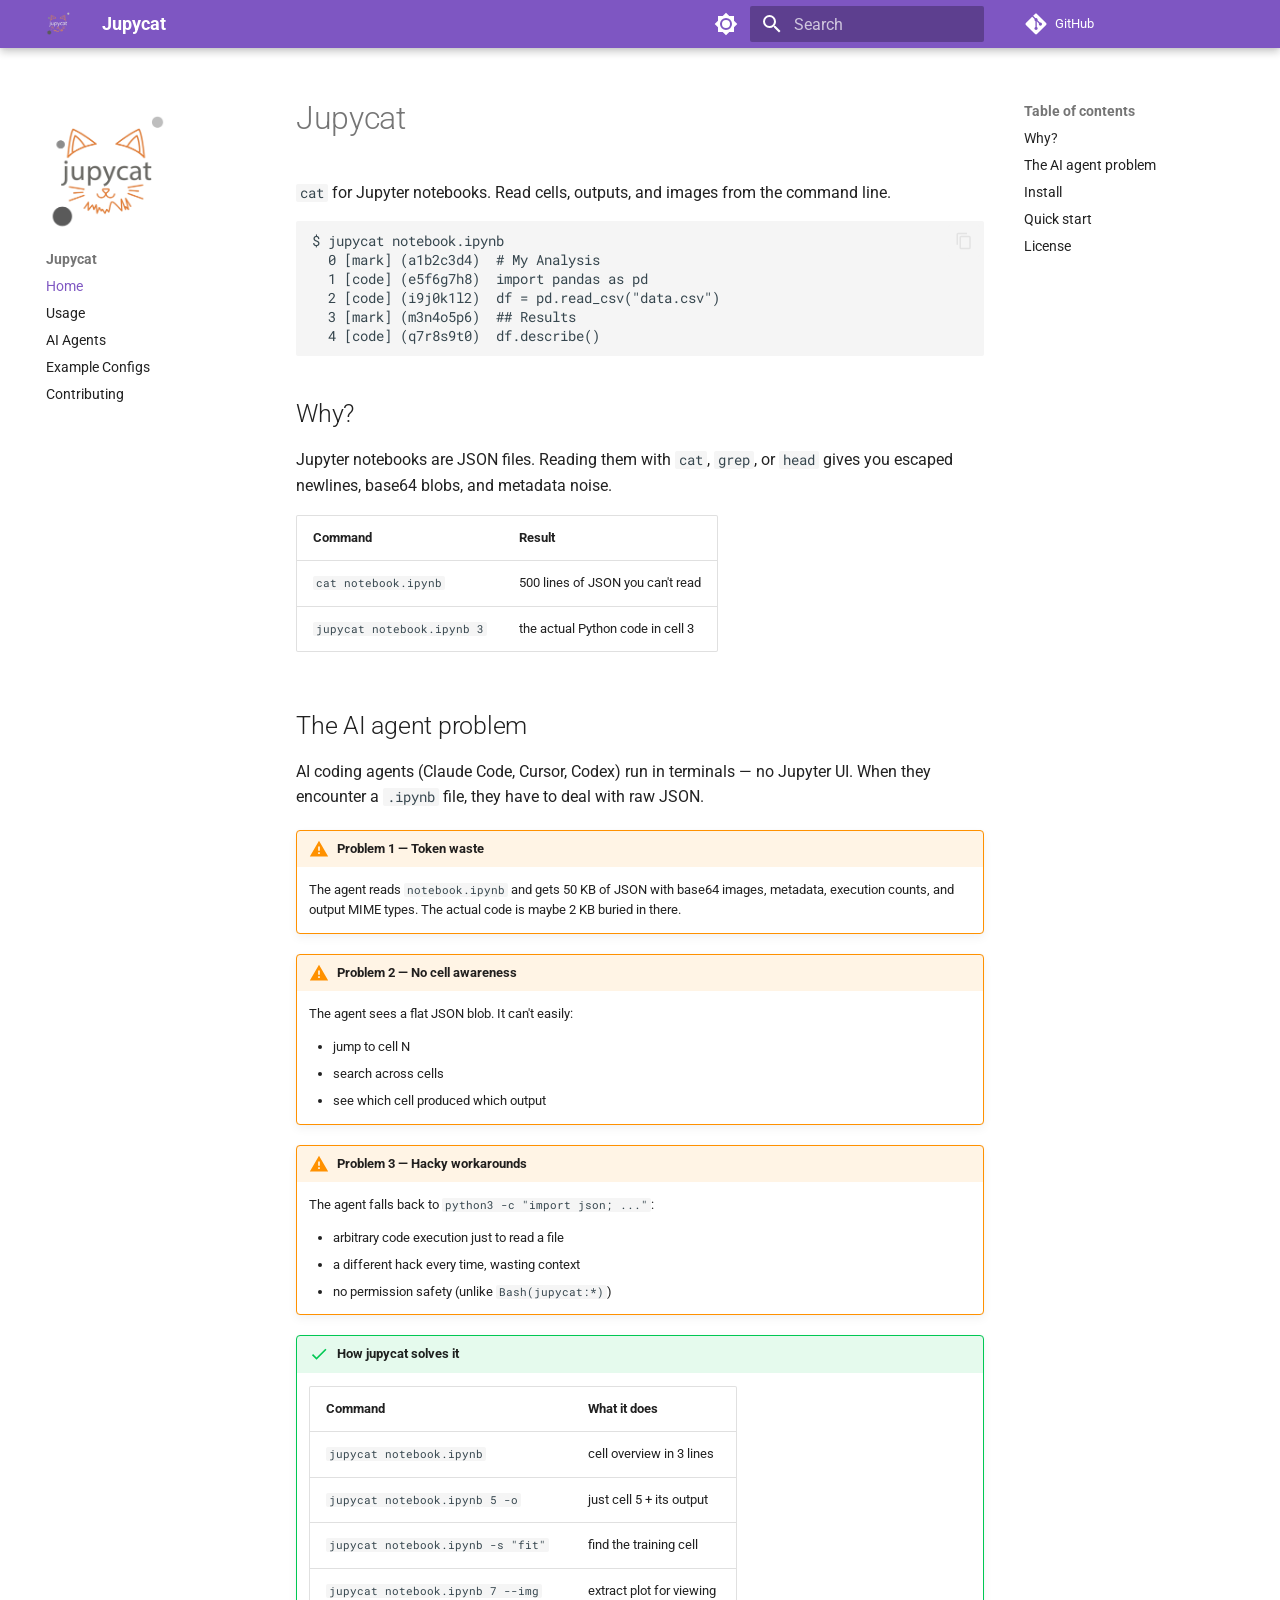
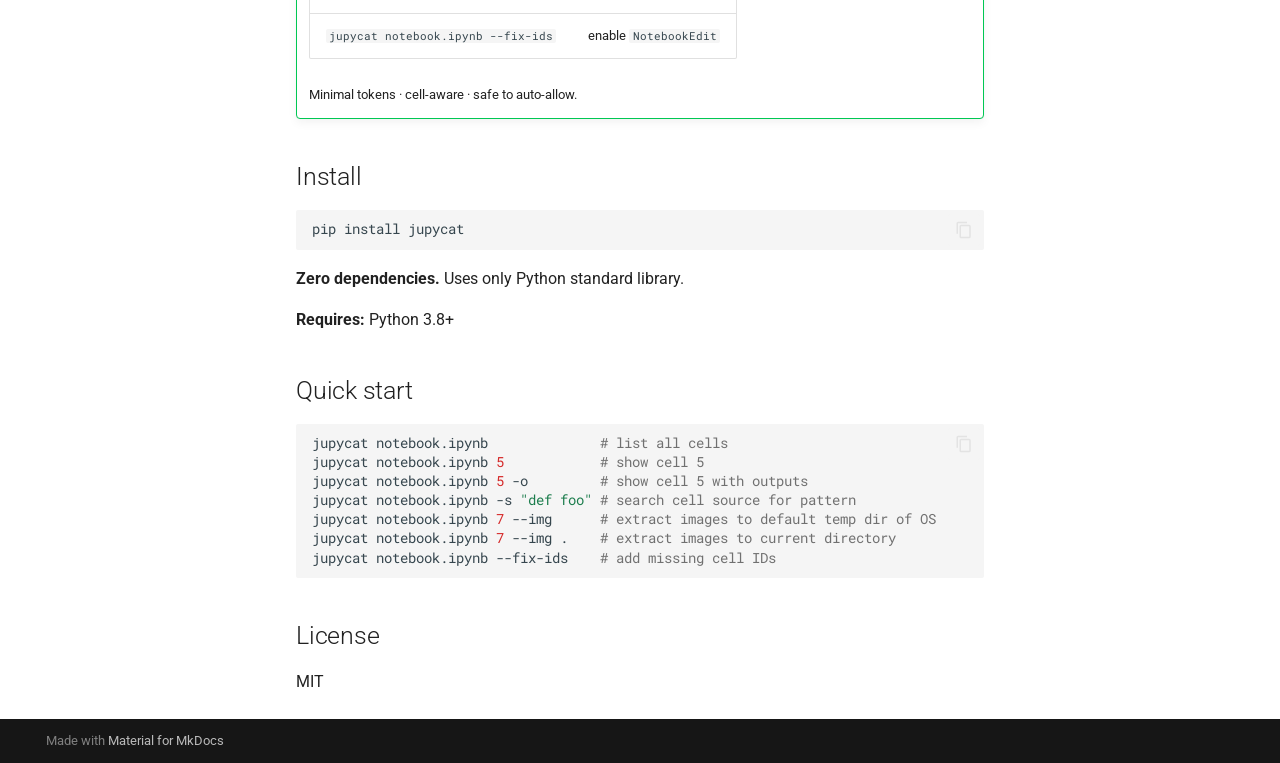
<file: index.html>
<!doctype html>
<html lang="en" class="no-js">
  <head>
    
      <meta charset="utf-8">
      <meta name="viewport" content="width=device-width,initial-scale=1">
      
        <meta name="description" content="cat for Jupyter notebooks">
      
      
      
        <link rel="canonical" href="https://ebin7joseph.github.io/jupycat/">
      
      
      
        <link rel="next" href="usage/">
      
      
        
      
      
      <link rel="icon" href="assets/jupycat-dark.png">
      <meta name="generator" content="mkdocs-1.6.1, mkdocs-material-9.7.6">
    
    
      
        <title>Jupycat</title>
      
    
    
      <link rel="stylesheet" href="assets/stylesheets/main.484c7ddc.min.css">
      
        
        <link rel="stylesheet" href="assets/stylesheets/palette.ab4e12ef.min.css">
      
      


    
    
      
    
    
      
        
        
        <link rel="preconnect" href="https://fonts.gstatic.com" crossorigin>
        <link rel="stylesheet" href="https://fonts.googleapis.com/css?family=Roboto:300,300i,400,400i,700,700i%7CRoboto+Mono:400,400i,700,700i&display=fallback">
        <style>:root{--md-text-font:"Roboto";--md-code-font:"Roboto Mono"}</style>
      
    
    
      <link rel="stylesheet" href="stylesheets/extra.css">
    
    <script>__md_scope=new URL(".",location),__md_hash=e=>[...e].reduce(((e,_)=>(e<<5)-e+_.charCodeAt(0)),0),__md_get=(e,_=localStorage,t=__md_scope)=>JSON.parse(_.getItem(t.pathname+"."+e)),__md_set=(e,_,t=localStorage,a=__md_scope)=>{try{t.setItem(a.pathname+"."+e,JSON.stringify(_))}catch(e){}}</script>
    
      

    
    
  <meta name="google-site-verification" content="TKPa6dahWH8y5U5fiJBGJ7oFYZO8ncH2Aoy2oWN04as">
  
  
  
  
  <meta property="og:type" content="website">
  <meta property="og:title" content="Jupycat">
  <meta property="og:description" content="cat for Jupyter notebooks">
  <meta property="og:url" content="https://ebin7joseph.github.io/jupycat/">
  <meta property="og:image" content="https://ebin7joseph.github.io/jupycat/assets/social-card.png">
  <meta property="og:image:width" content="1280">
  <meta property="og:image:height" content="640">
  <meta name="twitter:card" content="summary_large_image">
  <meta name="twitter:title" content="Jupycat">
  <meta name="twitter:description" content="cat for Jupyter notebooks">
  <meta name="twitter:image" content="https://ebin7joseph.github.io/jupycat/assets/social-card.png">

  </head>
  
  
    
    
      
    
    
    
    
    <body dir="ltr" data-md-color-scheme="default" data-md-color-primary="deep-purple" data-md-color-accent="indigo">
  
    
    <input class="md-toggle" data-md-toggle="drawer" type="checkbox" id="__drawer" autocomplete="off">
    <input class="md-toggle" data-md-toggle="search" type="checkbox" id="__search" autocomplete="off">
    <label class="md-overlay" for="__drawer"></label>
    <div data-md-component="skip">
      
        
        <a href="#jupycat" class="md-skip">
          Skip to content
        </a>
      
    </div>
    <div data-md-component="announce">
      
    </div>
    
    
      

  

<header class="md-header md-header--shadow" data-md-component="header">
  <nav class="md-header__inner md-grid" aria-label="Header">
    <a href="." title="Jupycat" class="md-header__button md-logo" aria-label="Jupycat" data-md-component="logo">
      
  <img src="assets/jupycat-dark.png" alt="logo">

    </a>
    <label class="md-header__button md-icon" for="__drawer">
      
      <svg xmlns="http://www.w3.org/2000/svg" viewBox="0 0 24 24"><path d="M3 6h18v2H3zm0 5h18v2H3zm0 5h18v2H3z"/></svg>
    </label>
    <div class="md-header__title" data-md-component="header-title">
      <div class="md-header__ellipsis">
        <div class="md-header__topic">
          <span class="md-ellipsis">
            Jupycat
          </span>
        </div>
        <div class="md-header__topic" data-md-component="header-topic">
          <span class="md-ellipsis">
            
              Home
            
          </span>
        </div>
      </div>
    </div>
    
      
        <form class="md-header__option" data-md-component="palette">
  
    
    
    
    <input class="md-option" data-md-color-media="" data-md-color-scheme="default" data-md-color-primary="deep-purple" data-md-color-accent="indigo"  aria-label="Switch to dark mode"  type="radio" name="__palette" id="__palette_0">
    
      <label class="md-header__button md-icon" title="Switch to dark mode" for="__palette_1" hidden>
        <svg xmlns="http://www.w3.org/2000/svg" viewBox="0 0 24 24"><path d="M12 8a4 4 0 0 0-4 4 4 4 0 0 0 4 4 4 4 0 0 0 4-4 4 4 0 0 0-4-4m0 10a6 6 0 0 1-6-6 6 6 0 0 1 6-6 6 6 0 0 1 6 6 6 6 0 0 1-6 6m8-9.31V4h-4.69L12 .69 8.69 4H4v4.69L.69 12 4 15.31V20h4.69L12 23.31 15.31 20H20v-4.69L23.31 12z"/></svg>
      </label>
    
  
    
    
    
    <input class="md-option" data-md-color-media="" data-md-color-scheme="slate" data-md-color-primary="deep-purple" data-md-color-accent="indigo"  aria-label="Switch to light mode"  type="radio" name="__palette" id="__palette_1">
    
      <label class="md-header__button md-icon" title="Switch to light mode" for="__palette_0" hidden>
        <svg xmlns="http://www.w3.org/2000/svg" viewBox="0 0 24 24"><path d="M12 18c-.89 0-1.74-.2-2.5-.55C11.56 16.5 13 14.42 13 12s-1.44-4.5-3.5-5.45C10.26 6.2 11.11 6 12 6a6 6 0 0 1 6 6 6 6 0 0 1-6 6m8-9.31V4h-4.69L12 .69 8.69 4H4v4.69L.69 12 4 15.31V20h4.69L12 23.31 15.31 20H20v-4.69L23.31 12z"/></svg>
      </label>
    
  
</form>
      
    
    
      <script>var palette=__md_get("__palette");if(palette&&palette.color){if("(prefers-color-scheme)"===palette.color.media){var media=matchMedia("(prefers-color-scheme: light)"),input=document.querySelector(media.matches?"[data-md-color-media='(prefers-color-scheme: light)']":"[data-md-color-media='(prefers-color-scheme: dark)']");palette.color.media=input.getAttribute("data-md-color-media"),palette.color.scheme=input.getAttribute("data-md-color-scheme"),palette.color.primary=input.getAttribute("data-md-color-primary"),palette.color.accent=input.getAttribute("data-md-color-accent")}for(var[key,value]of Object.entries(palette.color))document.body.setAttribute("data-md-color-"+key,value)}</script>
    
    
    
      
      
        <label class="md-header__button md-icon" for="__search">
          
          <svg xmlns="http://www.w3.org/2000/svg" viewBox="0 0 24 24"><path d="M9.5 3A6.5 6.5 0 0 1 16 9.5c0 1.61-.59 3.09-1.56 4.23l.27.27h.79l5 5-1.5 1.5-5-5v-.79l-.27-.27A6.52 6.52 0 0 1 9.5 16 6.5 6.5 0 0 1 3 9.5 6.5 6.5 0 0 1 9.5 3m0 2C7 5 5 7 5 9.5S7 14 9.5 14 14 12 14 9.5 12 5 9.5 5"/></svg>
        </label>
        <div class="md-search" data-md-component="search" role="dialog">
  <label class="md-search__overlay" for="__search"></label>
  <div class="md-search__inner" role="search">
    <form class="md-search__form" name="search">
      <input type="text" class="md-search__input" name="query" aria-label="Search" placeholder="Search" autocapitalize="off" autocorrect="off" autocomplete="off" spellcheck="false" data-md-component="search-query" required>
      <label class="md-search__icon md-icon" for="__search">
        
        <svg xmlns="http://www.w3.org/2000/svg" viewBox="0 0 24 24"><path d="M9.5 3A6.5 6.5 0 0 1 16 9.5c0 1.61-.59 3.09-1.56 4.23l.27.27h.79l5 5-1.5 1.5-5-5v-.79l-.27-.27A6.52 6.52 0 0 1 9.5 16 6.5 6.5 0 0 1 3 9.5 6.5 6.5 0 0 1 9.5 3m0 2C7 5 5 7 5 9.5S7 14 9.5 14 14 12 14 9.5 12 5 9.5 5"/></svg>
        
        <svg xmlns="http://www.w3.org/2000/svg" viewBox="0 0 24 24"><path d="M20 11v2H8l5.5 5.5-1.42 1.42L4.16 12l7.92-7.92L13.5 5.5 8 11z"/></svg>
      </label>
      <nav class="md-search__options" aria-label="Search">
        
        <button type="reset" class="md-search__icon md-icon" title="Clear" aria-label="Clear" tabindex="-1">
          
          <svg xmlns="http://www.w3.org/2000/svg" viewBox="0 0 24 24"><path d="M19 6.41 17.59 5 12 10.59 6.41 5 5 6.41 10.59 12 5 17.59 6.41 19 12 13.41 17.59 19 19 17.59 13.41 12z"/></svg>
        </button>
      </nav>
      
    </form>
    <div class="md-search__output">
      <div class="md-search__scrollwrap" tabindex="0" data-md-scrollfix>
        <div class="md-search-result" data-md-component="search-result">
          <div class="md-search-result__meta">
            Initializing search
          </div>
          <ol class="md-search-result__list" role="presentation"></ol>
        </div>
      </div>
    </div>
  </div>
</div>
      
    
    
      <div class="md-header__source">
        <a href="https://github.com/ebin7joseph/jupycat" title="Go to repository" class="md-source" data-md-component="source">
  <div class="md-source__icon md-icon">
    
    <svg xmlns="http://www.w3.org/2000/svg" viewBox="0 0 448 512"><!--! Font Awesome Free 7.1.0 by @fontawesome - https://fontawesome.com License - https://fontawesome.com/license/free (Icons: CC BY 4.0, Fonts: SIL OFL 1.1, Code: MIT License) Copyright 2025 Fonticons, Inc.--><path d="M439.6 236.1 244 40.5c-5.4-5.5-12.8-8.5-20.4-8.5s-15 3-20.4 8.4L162.5 81l51.5 51.5c27.1-9.1 52.7 16.8 43.4 43.7l49.7 49.7c34.2-11.8 61.2 31 35.5 56.7-26.5 26.5-70.2-2.9-56-37.3L240.3 199v121.9c25.3 12.5 22.3 41.8 9.1 55-6.4 6.4-15.2 10.1-24.3 10.1s-17.8-3.6-24.3-10.1c-17.6-17.6-11.1-46.9 11.2-56v-123c-20.8-8.5-24.6-30.7-18.6-45L142.6 101 8.5 235.1C3 240.6 0 247.9 0 255.5s3 15 8.5 20.4l195.6 195.7c5.4 5.4 12.7 8.4 20.4 8.4s15-3 20.4-8.4l194.7-194.7c5.4-5.4 8.4-12.8 8.4-20.4s-3-15-8.4-20.4"/></svg>
  </div>
  <div class="md-source__repository">
    GitHub
  </div>
</a>
      </div>
    
  </nav>
  
</header>
    
    <div class="md-container" data-md-component="container">
      
      
        
          
        
      
      <main class="md-main" data-md-component="main">
        <div class="md-main__inner md-grid">
          
            
              
              <div class="md-sidebar md-sidebar--primary" data-md-component="sidebar" data-md-type="navigation" >
                <div class="md-sidebar__scrollwrap">
                  <div class="md-sidebar__inner">
                    



<nav class="md-nav md-nav--primary" aria-label="Navigation" data-md-level="0">
  <label class="md-nav__title" for="__drawer">
    <a href="." title="Jupycat" class="md-nav__button md-logo" aria-label="Jupycat" data-md-component="logo">
      
  <img src="assets/jupycat-dark.png" alt="logo">

    </a>
    Jupycat
  </label>
  
    <div class="md-nav__source">
      <a href="https://github.com/ebin7joseph/jupycat" title="Go to repository" class="md-source" data-md-component="source">
  <div class="md-source__icon md-icon">
    
    <svg xmlns="http://www.w3.org/2000/svg" viewBox="0 0 448 512"><!--! Font Awesome Free 7.1.0 by @fontawesome - https://fontawesome.com License - https://fontawesome.com/license/free (Icons: CC BY 4.0, Fonts: SIL OFL 1.1, Code: MIT License) Copyright 2025 Fonticons, Inc.--><path d="M439.6 236.1 244 40.5c-5.4-5.5-12.8-8.5-20.4-8.5s-15 3-20.4 8.4L162.5 81l51.5 51.5c27.1-9.1 52.7 16.8 43.4 43.7l49.7 49.7c34.2-11.8 61.2 31 35.5 56.7-26.5 26.5-70.2-2.9-56-37.3L240.3 199v121.9c25.3 12.5 22.3 41.8 9.1 55-6.4 6.4-15.2 10.1-24.3 10.1s-17.8-3.6-24.3-10.1c-17.6-17.6-11.1-46.9 11.2-56v-123c-20.8-8.5-24.6-30.7-18.6-45L142.6 101 8.5 235.1C3 240.6 0 247.9 0 255.5s3 15 8.5 20.4l195.6 195.7c5.4 5.4 12.7 8.4 20.4 8.4s15-3 20.4-8.4l194.7-194.7c5.4-5.4 8.4-12.8 8.4-20.4s-3-15-8.4-20.4"/></svg>
  </div>
  <div class="md-source__repository">
    GitHub
  </div>
</a>
    </div>
  
  <ul class="md-nav__list" data-md-scrollfix>
    
      
      
  
  
    
  
  
  
    <li class="md-nav__item md-nav__item--active">
      
      <input class="md-nav__toggle md-toggle" type="checkbox" id="__toc">
      
      
        
      
      
        <label class="md-nav__link md-nav__link--active" for="__toc">
          
  
  
  <span class="md-ellipsis">
    
  
    Home
  

    
  </span>
  
  

          <span class="md-nav__icon md-icon"></span>
        </label>
      
      <a href="." class="md-nav__link md-nav__link--active">
        
  
  
  <span class="md-ellipsis">
    
  
    Home
  

    
  </span>
  
  

      </a>
      
        

<nav class="md-nav md-nav--secondary" aria-label="Table of contents">
  
  
  
    
  
  
    <label class="md-nav__title" for="__toc">
      <span class="md-nav__icon md-icon"></span>
      Table of contents
    </label>
    <ul class="md-nav__list" data-md-component="toc" data-md-scrollfix>
      
        <li class="md-nav__item">
  <a href="#why" class="md-nav__link">
    <span class="md-ellipsis">
      
        Why?
      
    </span>
  </a>
  
</li>
      
        <li class="md-nav__item">
  <a href="#the-ai-agent-problem" class="md-nav__link">
    <span class="md-ellipsis">
      
        The AI agent problem
      
    </span>
  </a>
  
</li>
      
        <li class="md-nav__item">
  <a href="#install" class="md-nav__link">
    <span class="md-ellipsis">
      
        Install
      
    </span>
  </a>
  
</li>
      
        <li class="md-nav__item">
  <a href="#quick-start" class="md-nav__link">
    <span class="md-ellipsis">
      
        Quick start
      
    </span>
  </a>
  
</li>
      
        <li class="md-nav__item">
  <a href="#license" class="md-nav__link">
    <span class="md-ellipsis">
      
        License
      
    </span>
  </a>
  
</li>
      
    </ul>
  
</nav>
      
    </li>
  

    
      
      
  
  
  
  
    <li class="md-nav__item">
      <a href="usage/" class="md-nav__link">
        
  
  
  <span class="md-ellipsis">
    
  
    Usage
  

    
  </span>
  
  

      </a>
    </li>
  

    
      
      
  
  
  
  
    <li class="md-nav__item">
      <a href="ai-agents/" class="md-nav__link">
        
  
  
  <span class="md-ellipsis">
    
  
    AI Agents
  

    
  </span>
  
  

      </a>
    </li>
  

    
      
      
  
  
  
  
    <li class="md-nav__item">
      <a href="agents/" class="md-nav__link">
        
  
  
  <span class="md-ellipsis">
    
  
    Example Configs
  

    
  </span>
  
  

      </a>
    </li>
  

    
      
      
  
  
  
  
    <li class="md-nav__item">
      <a href="contributing/" class="md-nav__link">
        
  
  
  <span class="md-ellipsis">
    
  
    Contributing
  

    
  </span>
  
  

      </a>
    </li>
  

    
  </ul>
</nav>
                  </div>
                </div>
              </div>
            
            
              
              <div class="md-sidebar md-sidebar--secondary" data-md-component="sidebar" data-md-type="toc" >
                <div class="md-sidebar__scrollwrap">
                  <div class="md-sidebar__inner">
                    

<nav class="md-nav md-nav--secondary" aria-label="Table of contents">
  
  
  
    
  
  
    <label class="md-nav__title" for="__toc">
      <span class="md-nav__icon md-icon"></span>
      Table of contents
    </label>
    <ul class="md-nav__list" data-md-component="toc" data-md-scrollfix>
      
        <li class="md-nav__item">
  <a href="#why" class="md-nav__link">
    <span class="md-ellipsis">
      
        Why?
      
    </span>
  </a>
  
</li>
      
        <li class="md-nav__item">
  <a href="#the-ai-agent-problem" class="md-nav__link">
    <span class="md-ellipsis">
      
        The AI agent problem
      
    </span>
  </a>
  
</li>
      
        <li class="md-nav__item">
  <a href="#install" class="md-nav__link">
    <span class="md-ellipsis">
      
        Install
      
    </span>
  </a>
  
</li>
      
        <li class="md-nav__item">
  <a href="#quick-start" class="md-nav__link">
    <span class="md-ellipsis">
      
        Quick start
      
    </span>
  </a>
  
</li>
      
        <li class="md-nav__item">
  <a href="#license" class="md-nav__link">
    <span class="md-ellipsis">
      
        License
      
    </span>
  </a>
  
</li>
      
    </ul>
  
</nav>
                  </div>
                </div>
              </div>
            
          
          
            <div class="md-content" data-md-component="content">
              
              <article class="md-content__inner md-typeset">
                
                  


  
  


<h1 id="jupycat">Jupycat</h1>
<p><code>cat</code> for Jupyter notebooks. Read cells, outputs, and images from the command line.</p>
<div class="highlight"><pre><span></span><code><a id="__codelineno-0-1" name="__codelineno-0-1" href="#__codelineno-0-1"></a>$ jupycat notebook.ipynb
<a id="__codelineno-0-2" name="__codelineno-0-2" href="#__codelineno-0-2"></a>  0 [mark] (a1b2c3d4)  # My Analysis
<a id="__codelineno-0-3" name="__codelineno-0-3" href="#__codelineno-0-3"></a>  1 [code] (e5f6g7h8)  import pandas as pd
<a id="__codelineno-0-4" name="__codelineno-0-4" href="#__codelineno-0-4"></a>  2 [code] (i9j0k1l2)  df = pd.read_csv(&quot;data.csv&quot;)
<a id="__codelineno-0-5" name="__codelineno-0-5" href="#__codelineno-0-5"></a>  3 [mark] (m3n4o5p6)  ## Results
<a id="__codelineno-0-6" name="__codelineno-0-6" href="#__codelineno-0-6"></a>  4 [code] (q7r8s9t0)  df.describe()
</code></pre></div>
<h2 id="why">Why?</h2>
<p>Jupyter notebooks are JSON files. Reading them with <code>cat</code>, <code>grep</code>, or <code>head</code> gives you escaped newlines, base64 blobs, and metadata noise.</p>
<table>
<thead>
<tr>
<th>Command</th>
<th>Result</th>
</tr>
</thead>
<tbody>
<tr>
<td><code>cat notebook.ipynb</code></td>
<td>500 lines of JSON you can't read</td>
</tr>
<tr>
<td><code>jupycat notebook.ipynb 3</code></td>
<td>the actual Python code in cell 3</td>
</tr>
</tbody>
</table>
<h2 id="the-ai-agent-problem">The AI agent problem</h2>
<p>AI coding agents (Claude Code, Cursor, Codex) run in terminals — no Jupyter UI. When they encounter a <code>.ipynb</code> file, they have to deal with raw JSON.</p>
<div class="admonition warning">
<p class="admonition-title">Problem 1 — Token waste</p>
<p>The agent reads <code>notebook.ipynb</code> and gets 50 KB of JSON with base64 images, metadata, execution counts, and output MIME types. The actual code is maybe 2 KB buried in there.</p>
</div>
<div class="admonition warning">
<p class="admonition-title">Problem 2 — No cell awareness</p>
<p>The agent sees a flat JSON blob. It can't easily:</p>
<ul>
<li>jump to cell N</li>
<li>search across cells</li>
<li>see which cell produced which output</li>
</ul>
</div>
<div class="admonition warning">
<p class="admonition-title">Problem 3 — Hacky workarounds</p>
<p>The agent falls back to <code>python3 -c "import json; ..."</code>:</p>
<ul>
<li>arbitrary code execution just to read a file</li>
<li>a different hack every time, wasting context</li>
<li>no permission safety (unlike <code>Bash(jupycat:*)</code>)</li>
</ul>
</div>
<div class="admonition success">
<p class="admonition-title">How jupycat solves it</p>
<table>
<thead>
<tr>
<th>Command</th>
<th>What it does</th>
</tr>
</thead>
<tbody>
<tr>
<td><code>jupycat notebook.ipynb</code></td>
<td>cell overview in 3 lines</td>
</tr>
<tr>
<td><code>jupycat notebook.ipynb 5 -o</code></td>
<td>just cell 5 + its output</td>
</tr>
<tr>
<td><code>jupycat notebook.ipynb -s "fit"</code></td>
<td>find the training cell</td>
</tr>
<tr>
<td><code>jupycat notebook.ipynb 7 --img</code></td>
<td>extract plot for viewing</td>
</tr>
<tr>
<td><code>jupycat notebook.ipynb --fix-ids</code></td>
<td>enable <code>NotebookEdit</code></td>
</tr>
</tbody>
</table>
<p>Minimal tokens · cell-aware · safe to auto-allow.</p>
</div>
<h2 id="install">Install</h2>
<div class="highlight"><pre><span></span><code><a id="__codelineno-1-1" name="__codelineno-1-1" href="#__codelineno-1-1"></a>pip<span class="w"> </span>install<span class="w"> </span>jupycat
</code></pre></div>
<p><strong>Zero dependencies.</strong> Uses only Python standard library.</p>
<p><strong>Requires:</strong> Python 3.8+</p>
<h2 id="quick-start">Quick start</h2>
<div class="highlight"><pre><span></span><code><a id="__codelineno-2-1" name="__codelineno-2-1" href="#__codelineno-2-1"></a>jupycat<span class="w"> </span>notebook.ipynb<span class="w">              </span><span class="c1"># list all cells</span>
<a id="__codelineno-2-2" name="__codelineno-2-2" href="#__codelineno-2-2"></a>jupycat<span class="w"> </span>notebook.ipynb<span class="w"> </span><span class="m">5</span><span class="w">            </span><span class="c1"># show cell 5</span>
<a id="__codelineno-2-3" name="__codelineno-2-3" href="#__codelineno-2-3"></a>jupycat<span class="w"> </span>notebook.ipynb<span class="w"> </span><span class="m">5</span><span class="w"> </span>-o<span class="w">         </span><span class="c1"># show cell 5 with outputs</span>
<a id="__codelineno-2-4" name="__codelineno-2-4" href="#__codelineno-2-4"></a>jupycat<span class="w"> </span>notebook.ipynb<span class="w"> </span>-s<span class="w"> </span><span class="s2">&quot;def foo&quot;</span><span class="w"> </span><span class="c1"># search cell source for pattern</span>
<a id="__codelineno-2-5" name="__codelineno-2-5" href="#__codelineno-2-5"></a>jupycat<span class="w"> </span>notebook.ipynb<span class="w"> </span><span class="m">7</span><span class="w"> </span>--img<span class="w">      </span><span class="c1"># extract images to default temp dir of OS</span>
<a id="__codelineno-2-6" name="__codelineno-2-6" href="#__codelineno-2-6"></a>jupycat<span class="w"> </span>notebook.ipynb<span class="w"> </span><span class="m">7</span><span class="w"> </span>--img<span class="w"> </span>.<span class="w">    </span><span class="c1"># extract images to current directory</span>
<a id="__codelineno-2-7" name="__codelineno-2-7" href="#__codelineno-2-7"></a>jupycat<span class="w"> </span>notebook.ipynb<span class="w"> </span>--fix-ids<span class="w">    </span><span class="c1"># add missing cell IDs</span>
</code></pre></div>
<h2 id="license">License</h2>
<p>MIT</p>












                
              </article>
            </div>
          
          
<script>var target=document.getElementById(location.hash.slice(1));target&&target.name&&(target.checked=target.name.startsWith("__tabbed_"))</script>
        </div>
        
      </main>
      
        <footer class="md-footer">
  
  <div class="md-footer-meta md-typeset">
    <div class="md-footer-meta__inner md-grid">
      <div class="md-copyright">
  
  
    Made with
    <a href="https://squidfunk.github.io/mkdocs-material/" target="_blank" rel="noopener">
      Material for MkDocs
    </a>
  
</div>
      
    </div>
  </div>
</footer>
      
    </div>
    <div class="md-dialog" data-md-component="dialog">
      <div class="md-dialog__inner md-typeset"></div>
    </div>
    
    
    
      
      
      <script id="__config" type="application/json">{"annotate": null, "base": ".", "features": ["content.code.copy"], "search": "assets/javascripts/workers/search.2c215733.min.js", "tags": null, "translations": {"clipboard.copied": "Copied to clipboard", "clipboard.copy": "Copy to clipboard", "search.result.more.one": "1 more on this page", "search.result.more.other": "# more on this page", "search.result.none": "No matching documents", "search.result.one": "1 matching document", "search.result.other": "# matching documents", "search.result.placeholder": "Type to start searching", "search.result.term.missing": "Missing", "select.version": "Select version"}, "version": null}</script>
    
    
      <script src="assets/javascripts/bundle.79ae519e.min.js"></script>
      
    
  </body>
</html>
</file>
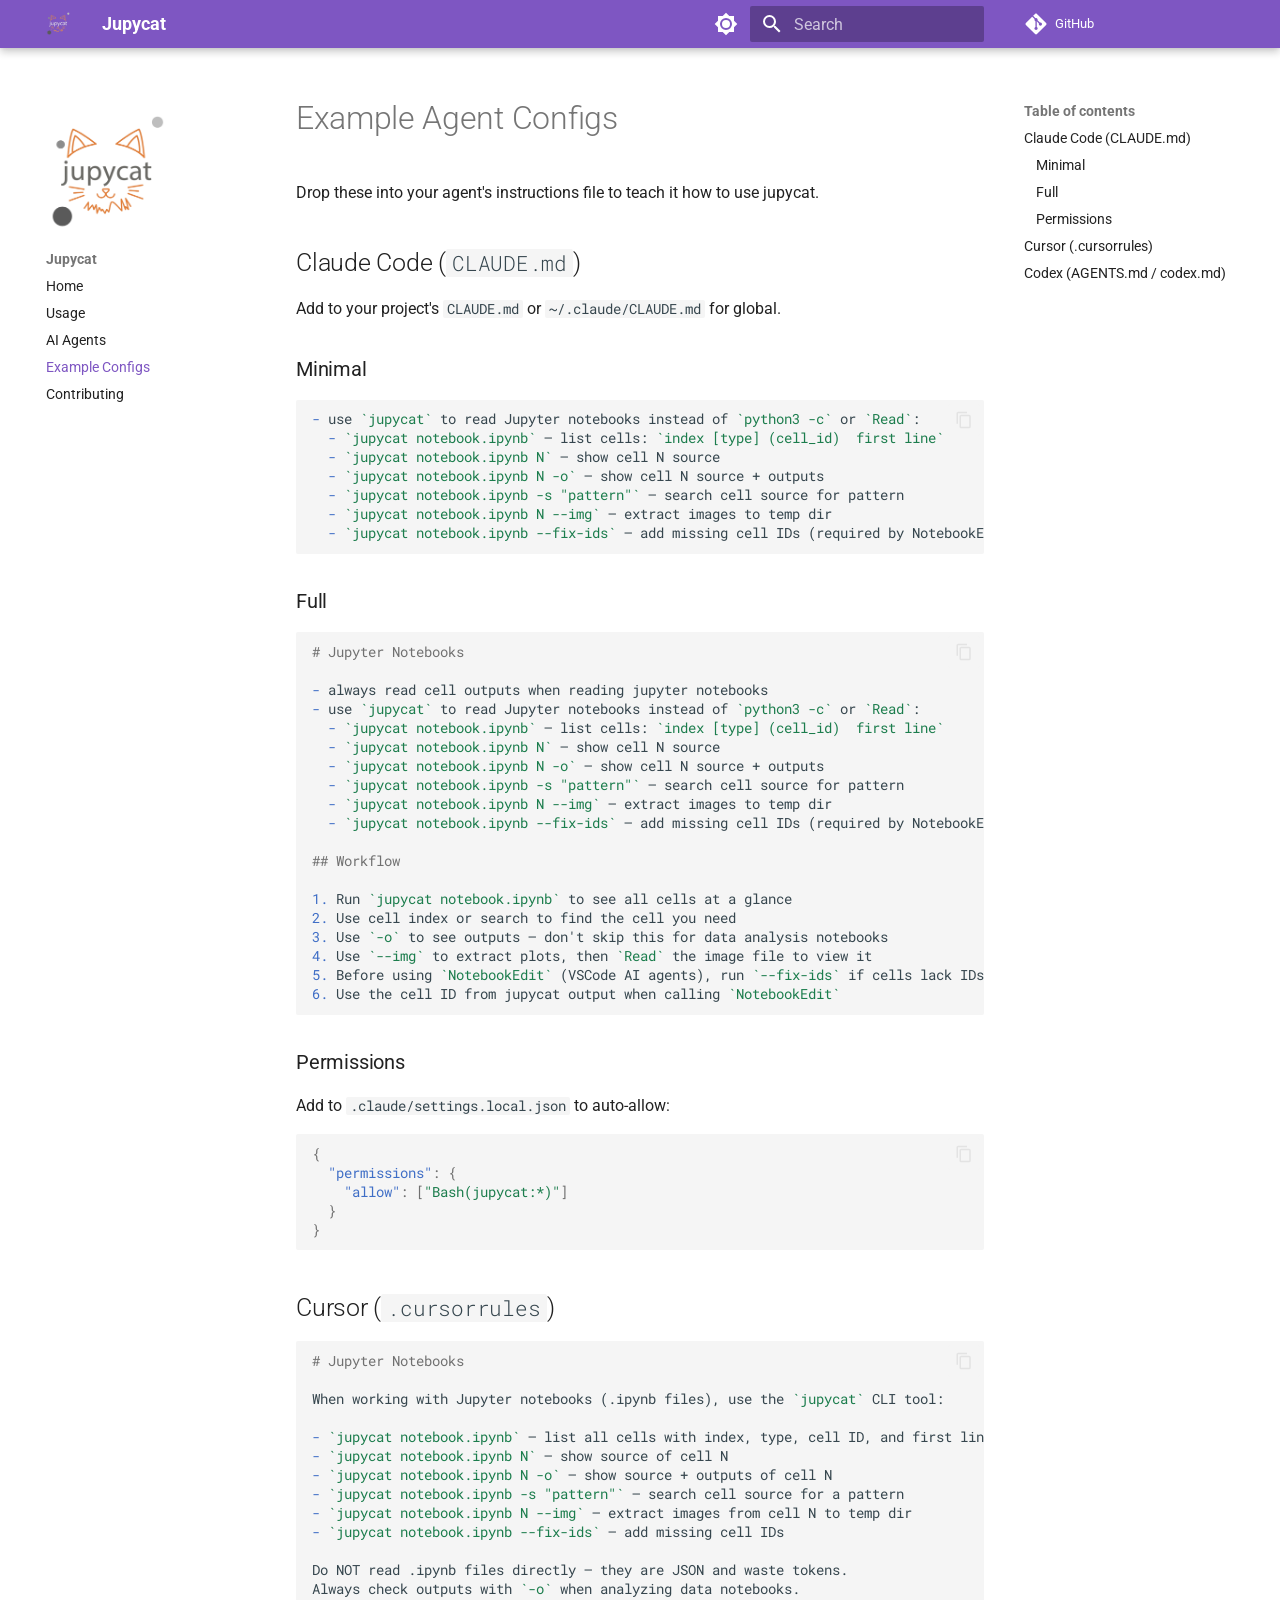
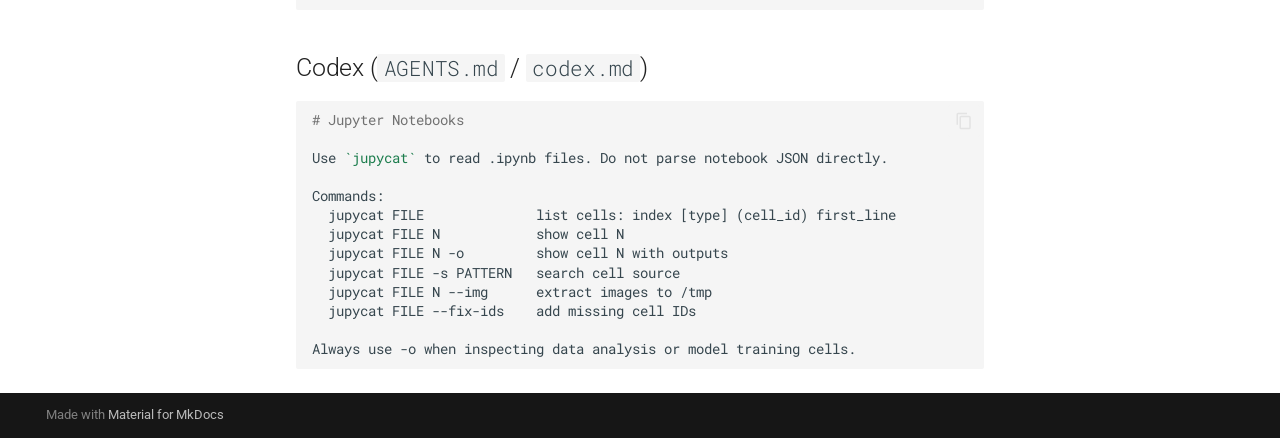
<file: agents/index.html>
<!doctype html>
<html lang="en" class="no-js">
  <head>
    
      <meta charset="utf-8">
      <meta name="viewport" content="width=device-width,initial-scale=1">
      
        <meta name="description" content="cat for Jupyter notebooks">
      
      
      
        <link rel="canonical" href="https://ebin7joseph.github.io/jupycat/agents/">
      
      
        <link rel="prev" href="../ai-agents/">
      
      
        <link rel="next" href="../contributing/">
      
      
        
      
      
      <link rel="icon" href="../assets/jupycat-dark.png">
      <meta name="generator" content="mkdocs-1.6.1, mkdocs-material-9.7.6">
    
    
      
        <title>Example Configs - Jupycat</title>
      
    
    
      <link rel="stylesheet" href="../assets/stylesheets/main.484c7ddc.min.css">
      
        
        <link rel="stylesheet" href="../assets/stylesheets/palette.ab4e12ef.min.css">
      
      


    
    
      
    
    
      
        
        
        <link rel="preconnect" href="https://fonts.gstatic.com" crossorigin>
        <link rel="stylesheet" href="https://fonts.googleapis.com/css?family=Roboto:300,300i,400,400i,700,700i%7CRoboto+Mono:400,400i,700,700i&display=fallback">
        <style>:root{--md-text-font:"Roboto";--md-code-font:"Roboto Mono"}</style>
      
    
    
      <link rel="stylesheet" href="../stylesheets/extra.css">
    
    <script>__md_scope=new URL("..",location),__md_hash=e=>[...e].reduce(((e,_)=>(e<<5)-e+_.charCodeAt(0)),0),__md_get=(e,_=localStorage,t=__md_scope)=>JSON.parse(_.getItem(t.pathname+"."+e)),__md_set=(e,_,t=localStorage,a=__md_scope)=>{try{t.setItem(a.pathname+"."+e,JSON.stringify(_))}catch(e){}}</script>
    
      

    
    
  <meta name="google-site-verification" content="TKPa6dahWH8y5U5fiJBGJ7oFYZO8ncH2Aoy2oWN04as">
  
  
  
  
  <meta property="og:type" content="website">
  <meta property="og:title" content="Example Configs — Jupycat">
  <meta property="og:description" content="cat for Jupyter notebooks">
  <meta property="og:url" content="https://ebin7joseph.github.io/jupycat/agents/">
  <meta property="og:image" content="https://ebin7joseph.github.io/jupycat/assets/social-card.png">
  <meta property="og:image:width" content="1280">
  <meta property="og:image:height" content="640">
  <meta name="twitter:card" content="summary_large_image">
  <meta name="twitter:title" content="Example Configs — Jupycat">
  <meta name="twitter:description" content="cat for Jupyter notebooks">
  <meta name="twitter:image" content="https://ebin7joseph.github.io/jupycat/assets/social-card.png">

  </head>
  
  
    
    
      
    
    
    
    
    <body dir="ltr" data-md-color-scheme="default" data-md-color-primary="deep-purple" data-md-color-accent="indigo">
  
    
    <input class="md-toggle" data-md-toggle="drawer" type="checkbox" id="__drawer" autocomplete="off">
    <input class="md-toggle" data-md-toggle="search" type="checkbox" id="__search" autocomplete="off">
    <label class="md-overlay" for="__drawer"></label>
    <div data-md-component="skip">
      
        
        <a href="#example-agent-configs" class="md-skip">
          Skip to content
        </a>
      
    </div>
    <div data-md-component="announce">
      
    </div>
    
    
      

  

<header class="md-header md-header--shadow" data-md-component="header">
  <nav class="md-header__inner md-grid" aria-label="Header">
    <a href=".." title="Jupycat" class="md-header__button md-logo" aria-label="Jupycat" data-md-component="logo">
      
  <img src="../assets/jupycat-dark.png" alt="logo">

    </a>
    <label class="md-header__button md-icon" for="__drawer">
      
      <svg xmlns="http://www.w3.org/2000/svg" viewBox="0 0 24 24"><path d="M3 6h18v2H3zm0 5h18v2H3zm0 5h18v2H3z"/></svg>
    </label>
    <div class="md-header__title" data-md-component="header-title">
      <div class="md-header__ellipsis">
        <div class="md-header__topic">
          <span class="md-ellipsis">
            Jupycat
          </span>
        </div>
        <div class="md-header__topic" data-md-component="header-topic">
          <span class="md-ellipsis">
            
              Example Configs
            
          </span>
        </div>
      </div>
    </div>
    
      
        <form class="md-header__option" data-md-component="palette">
  
    
    
    
    <input class="md-option" data-md-color-media="" data-md-color-scheme="default" data-md-color-primary="deep-purple" data-md-color-accent="indigo"  aria-label="Switch to dark mode"  type="radio" name="__palette" id="__palette_0">
    
      <label class="md-header__button md-icon" title="Switch to dark mode" for="__palette_1" hidden>
        <svg xmlns="http://www.w3.org/2000/svg" viewBox="0 0 24 24"><path d="M12 8a4 4 0 0 0-4 4 4 4 0 0 0 4 4 4 4 0 0 0 4-4 4 4 0 0 0-4-4m0 10a6 6 0 0 1-6-6 6 6 0 0 1 6-6 6 6 0 0 1 6 6 6 6 0 0 1-6 6m8-9.31V4h-4.69L12 .69 8.69 4H4v4.69L.69 12 4 15.31V20h4.69L12 23.31 15.31 20H20v-4.69L23.31 12z"/></svg>
      </label>
    
  
    
    
    
    <input class="md-option" data-md-color-media="" data-md-color-scheme="slate" data-md-color-primary="deep-purple" data-md-color-accent="indigo"  aria-label="Switch to light mode"  type="radio" name="__palette" id="__palette_1">
    
      <label class="md-header__button md-icon" title="Switch to light mode" for="__palette_0" hidden>
        <svg xmlns="http://www.w3.org/2000/svg" viewBox="0 0 24 24"><path d="M12 18c-.89 0-1.74-.2-2.5-.55C11.56 16.5 13 14.42 13 12s-1.44-4.5-3.5-5.45C10.26 6.2 11.11 6 12 6a6 6 0 0 1 6 6 6 6 0 0 1-6 6m8-9.31V4h-4.69L12 .69 8.69 4H4v4.69L.69 12 4 15.31V20h4.69L12 23.31 15.31 20H20v-4.69L23.31 12z"/></svg>
      </label>
    
  
</form>
      
    
    
      <script>var palette=__md_get("__palette");if(palette&&palette.color){if("(prefers-color-scheme)"===palette.color.media){var media=matchMedia("(prefers-color-scheme: light)"),input=document.querySelector(media.matches?"[data-md-color-media='(prefers-color-scheme: light)']":"[data-md-color-media='(prefers-color-scheme: dark)']");palette.color.media=input.getAttribute("data-md-color-media"),palette.color.scheme=input.getAttribute("data-md-color-scheme"),palette.color.primary=input.getAttribute("data-md-color-primary"),palette.color.accent=input.getAttribute("data-md-color-accent")}for(var[key,value]of Object.entries(palette.color))document.body.setAttribute("data-md-color-"+key,value)}</script>
    
    
    
      
      
        <label class="md-header__button md-icon" for="__search">
          
          <svg xmlns="http://www.w3.org/2000/svg" viewBox="0 0 24 24"><path d="M9.5 3A6.5 6.5 0 0 1 16 9.5c0 1.61-.59 3.09-1.56 4.23l.27.27h.79l5 5-1.5 1.5-5-5v-.79l-.27-.27A6.52 6.52 0 0 1 9.5 16 6.5 6.5 0 0 1 3 9.5 6.5 6.5 0 0 1 9.5 3m0 2C7 5 5 7 5 9.5S7 14 9.5 14 14 12 14 9.5 12 5 9.5 5"/></svg>
        </label>
        <div class="md-search" data-md-component="search" role="dialog">
  <label class="md-search__overlay" for="__search"></label>
  <div class="md-search__inner" role="search">
    <form class="md-search__form" name="search">
      <input type="text" class="md-search__input" name="query" aria-label="Search" placeholder="Search" autocapitalize="off" autocorrect="off" autocomplete="off" spellcheck="false" data-md-component="search-query" required>
      <label class="md-search__icon md-icon" for="__search">
        
        <svg xmlns="http://www.w3.org/2000/svg" viewBox="0 0 24 24"><path d="M9.5 3A6.5 6.5 0 0 1 16 9.5c0 1.61-.59 3.09-1.56 4.23l.27.27h.79l5 5-1.5 1.5-5-5v-.79l-.27-.27A6.52 6.52 0 0 1 9.5 16 6.5 6.5 0 0 1 3 9.5 6.5 6.5 0 0 1 9.5 3m0 2C7 5 5 7 5 9.5S7 14 9.5 14 14 12 14 9.5 12 5 9.5 5"/></svg>
        
        <svg xmlns="http://www.w3.org/2000/svg" viewBox="0 0 24 24"><path d="M20 11v2H8l5.5 5.5-1.42 1.42L4.16 12l7.92-7.92L13.5 5.5 8 11z"/></svg>
      </label>
      <nav class="md-search__options" aria-label="Search">
        
        <button type="reset" class="md-search__icon md-icon" title="Clear" aria-label="Clear" tabindex="-1">
          
          <svg xmlns="http://www.w3.org/2000/svg" viewBox="0 0 24 24"><path d="M19 6.41 17.59 5 12 10.59 6.41 5 5 6.41 10.59 12 5 17.59 6.41 19 12 13.41 17.59 19 19 17.59 13.41 12z"/></svg>
        </button>
      </nav>
      
    </form>
    <div class="md-search__output">
      <div class="md-search__scrollwrap" tabindex="0" data-md-scrollfix>
        <div class="md-search-result" data-md-component="search-result">
          <div class="md-search-result__meta">
            Initializing search
          </div>
          <ol class="md-search-result__list" role="presentation"></ol>
        </div>
      </div>
    </div>
  </div>
</div>
      
    
    
      <div class="md-header__source">
        <a href="https://github.com/ebin7joseph/jupycat" title="Go to repository" class="md-source" data-md-component="source">
  <div class="md-source__icon md-icon">
    
    <svg xmlns="http://www.w3.org/2000/svg" viewBox="0 0 448 512"><!--! Font Awesome Free 7.1.0 by @fontawesome - https://fontawesome.com License - https://fontawesome.com/license/free (Icons: CC BY 4.0, Fonts: SIL OFL 1.1, Code: MIT License) Copyright 2025 Fonticons, Inc.--><path d="M439.6 236.1 244 40.5c-5.4-5.5-12.8-8.5-20.4-8.5s-15 3-20.4 8.4L162.5 81l51.5 51.5c27.1-9.1 52.7 16.8 43.4 43.7l49.7 49.7c34.2-11.8 61.2 31 35.5 56.7-26.5 26.5-70.2-2.9-56-37.3L240.3 199v121.9c25.3 12.5 22.3 41.8 9.1 55-6.4 6.4-15.2 10.1-24.3 10.1s-17.8-3.6-24.3-10.1c-17.6-17.6-11.1-46.9 11.2-56v-123c-20.8-8.5-24.6-30.7-18.6-45L142.6 101 8.5 235.1C3 240.6 0 247.9 0 255.5s3 15 8.5 20.4l195.6 195.7c5.4 5.4 12.7 8.4 20.4 8.4s15-3 20.4-8.4l194.7-194.7c5.4-5.4 8.4-12.8 8.4-20.4s-3-15-8.4-20.4"/></svg>
  </div>
  <div class="md-source__repository">
    GitHub
  </div>
</a>
      </div>
    
  </nav>
  
</header>
    
    <div class="md-container" data-md-component="container">
      
      
        
          
        
      
      <main class="md-main" data-md-component="main">
        <div class="md-main__inner md-grid">
          
            
              
              <div class="md-sidebar md-sidebar--primary" data-md-component="sidebar" data-md-type="navigation" >
                <div class="md-sidebar__scrollwrap">
                  <div class="md-sidebar__inner">
                    



<nav class="md-nav md-nav--primary" aria-label="Navigation" data-md-level="0">
  <label class="md-nav__title" for="__drawer">
    <a href=".." title="Jupycat" class="md-nav__button md-logo" aria-label="Jupycat" data-md-component="logo">
      
  <img src="../assets/jupycat-dark.png" alt="logo">

    </a>
    Jupycat
  </label>
  
    <div class="md-nav__source">
      <a href="https://github.com/ebin7joseph/jupycat" title="Go to repository" class="md-source" data-md-component="source">
  <div class="md-source__icon md-icon">
    
    <svg xmlns="http://www.w3.org/2000/svg" viewBox="0 0 448 512"><!--! Font Awesome Free 7.1.0 by @fontawesome - https://fontawesome.com License - https://fontawesome.com/license/free (Icons: CC BY 4.0, Fonts: SIL OFL 1.1, Code: MIT License) Copyright 2025 Fonticons, Inc.--><path d="M439.6 236.1 244 40.5c-5.4-5.5-12.8-8.5-20.4-8.5s-15 3-20.4 8.4L162.5 81l51.5 51.5c27.1-9.1 52.7 16.8 43.4 43.7l49.7 49.7c34.2-11.8 61.2 31 35.5 56.7-26.5 26.5-70.2-2.9-56-37.3L240.3 199v121.9c25.3 12.5 22.3 41.8 9.1 55-6.4 6.4-15.2 10.1-24.3 10.1s-17.8-3.6-24.3-10.1c-17.6-17.6-11.1-46.9 11.2-56v-123c-20.8-8.5-24.6-30.7-18.6-45L142.6 101 8.5 235.1C3 240.6 0 247.9 0 255.5s3 15 8.5 20.4l195.6 195.7c5.4 5.4 12.7 8.4 20.4 8.4s15-3 20.4-8.4l194.7-194.7c5.4-5.4 8.4-12.8 8.4-20.4s-3-15-8.4-20.4"/></svg>
  </div>
  <div class="md-source__repository">
    GitHub
  </div>
</a>
    </div>
  
  <ul class="md-nav__list" data-md-scrollfix>
    
      
      
  
  
  
  
    <li class="md-nav__item">
      <a href=".." class="md-nav__link">
        
  
  
  <span class="md-ellipsis">
    
  
    Home
  

    
  </span>
  
  

      </a>
    </li>
  

    
      
      
  
  
  
  
    <li class="md-nav__item">
      <a href="../usage/" class="md-nav__link">
        
  
  
  <span class="md-ellipsis">
    
  
    Usage
  

    
  </span>
  
  

      </a>
    </li>
  

    
      
      
  
  
  
  
    <li class="md-nav__item">
      <a href="../ai-agents/" class="md-nav__link">
        
  
  
  <span class="md-ellipsis">
    
  
    AI Agents
  

    
  </span>
  
  

      </a>
    </li>
  

    
      
      
  
  
    
  
  
  
    <li class="md-nav__item md-nav__item--active">
      
      <input class="md-nav__toggle md-toggle" type="checkbox" id="__toc">
      
      
        
      
      
        <label class="md-nav__link md-nav__link--active" for="__toc">
          
  
  
  <span class="md-ellipsis">
    
  
    Example Configs
  

    
  </span>
  
  

          <span class="md-nav__icon md-icon"></span>
        </label>
      
      <a href="./" class="md-nav__link md-nav__link--active">
        
  
  
  <span class="md-ellipsis">
    
  
    Example Configs
  

    
  </span>
  
  

      </a>
      
        

<nav class="md-nav md-nav--secondary" aria-label="Table of contents">
  
  
  
    
  
  
    <label class="md-nav__title" for="__toc">
      <span class="md-nav__icon md-icon"></span>
      Table of contents
    </label>
    <ul class="md-nav__list" data-md-component="toc" data-md-scrollfix>
      
        <li class="md-nav__item">
  <a href="#claude-code-claudemd" class="md-nav__link">
    <span class="md-ellipsis">
      
        Claude Code (CLAUDE.md)
      
    </span>
  </a>
  
    <nav class="md-nav" aria-label="Claude Code (CLAUDE.md)">
      <ul class="md-nav__list">
        
          <li class="md-nav__item">
  <a href="#minimal" class="md-nav__link">
    <span class="md-ellipsis">
      
        Minimal
      
    </span>
  </a>
  
</li>
        
          <li class="md-nav__item">
  <a href="#full" class="md-nav__link">
    <span class="md-ellipsis">
      
        Full
      
    </span>
  </a>
  
</li>
        
          <li class="md-nav__item">
  <a href="#permissions" class="md-nav__link">
    <span class="md-ellipsis">
      
        Permissions
      
    </span>
  </a>
  
</li>
        
      </ul>
    </nav>
  
</li>
      
        <li class="md-nav__item">
  <a href="#cursor-cursorrules" class="md-nav__link">
    <span class="md-ellipsis">
      
        Cursor (.cursorrules)
      
    </span>
  </a>
  
</li>
      
        <li class="md-nav__item">
  <a href="#codex-agentsmd-codexmd" class="md-nav__link">
    <span class="md-ellipsis">
      
        Codex (AGENTS.md / codex.md)
      
    </span>
  </a>
  
</li>
      
    </ul>
  
</nav>
      
    </li>
  

    
      
      
  
  
  
  
    <li class="md-nav__item">
      <a href="../contributing/" class="md-nav__link">
        
  
  
  <span class="md-ellipsis">
    
  
    Contributing
  

    
  </span>
  
  

      </a>
    </li>
  

    
  </ul>
</nav>
                  </div>
                </div>
              </div>
            
            
              
              <div class="md-sidebar md-sidebar--secondary" data-md-component="sidebar" data-md-type="toc" >
                <div class="md-sidebar__scrollwrap">
                  <div class="md-sidebar__inner">
                    

<nav class="md-nav md-nav--secondary" aria-label="Table of contents">
  
  
  
    
  
  
    <label class="md-nav__title" for="__toc">
      <span class="md-nav__icon md-icon"></span>
      Table of contents
    </label>
    <ul class="md-nav__list" data-md-component="toc" data-md-scrollfix>
      
        <li class="md-nav__item">
  <a href="#claude-code-claudemd" class="md-nav__link">
    <span class="md-ellipsis">
      
        Claude Code (CLAUDE.md)
      
    </span>
  </a>
  
    <nav class="md-nav" aria-label="Claude Code (CLAUDE.md)">
      <ul class="md-nav__list">
        
          <li class="md-nav__item">
  <a href="#minimal" class="md-nav__link">
    <span class="md-ellipsis">
      
        Minimal
      
    </span>
  </a>
  
</li>
        
          <li class="md-nav__item">
  <a href="#full" class="md-nav__link">
    <span class="md-ellipsis">
      
        Full
      
    </span>
  </a>
  
</li>
        
          <li class="md-nav__item">
  <a href="#permissions" class="md-nav__link">
    <span class="md-ellipsis">
      
        Permissions
      
    </span>
  </a>
  
</li>
        
      </ul>
    </nav>
  
</li>
      
        <li class="md-nav__item">
  <a href="#cursor-cursorrules" class="md-nav__link">
    <span class="md-ellipsis">
      
        Cursor (.cursorrules)
      
    </span>
  </a>
  
</li>
      
        <li class="md-nav__item">
  <a href="#codex-agentsmd-codexmd" class="md-nav__link">
    <span class="md-ellipsis">
      
        Codex (AGENTS.md / codex.md)
      
    </span>
  </a>
  
</li>
      
    </ul>
  
</nav>
                  </div>
                </div>
              </div>
            
          
          
            <div class="md-content" data-md-component="content">
              
              <article class="md-content__inner md-typeset">
                
                  


  
  


<h1 id="example-agent-configs">Example Agent Configs</h1>
<p>Drop these into your agent's instructions file to teach it how to use jupycat.</p>
<h2 id="claude-code-claudemd">Claude Code (<code>CLAUDE.md</code>)</h2>
<p>Add to your project's <code>CLAUDE.md</code> or <code>~/.claude/CLAUDE.md</code> for global.</p>
<h3 id="minimal">Minimal</h3>
<div class="highlight"><pre><span></span><code><a id="__codelineno-0-1" name="__codelineno-0-1" href="#__codelineno-0-1"></a><span class="k">-</span><span class="w"> </span>use <span class="sb">`jupycat`</span> to read Jupyter notebooks instead of <span class="sb">`python3 -c`</span> or <span class="sb">`Read`</span>:
<a id="__codelineno-0-2" name="__codelineno-0-2" href="#__codelineno-0-2"></a><span class="w">  </span><span class="k">-</span><span class="w"> </span><span class="sb">`jupycat notebook.ipynb`</span> — list cells: <span class="sb">`index [type] (cell_id)  first line`</span>
<a id="__codelineno-0-3" name="__codelineno-0-3" href="#__codelineno-0-3"></a><span class="w">  </span><span class="k">-</span><span class="w"> </span><span class="sb">`jupycat notebook.ipynb N`</span> — show cell N source
<a id="__codelineno-0-4" name="__codelineno-0-4" href="#__codelineno-0-4"></a><span class="w">  </span><span class="k">-</span><span class="w"> </span><span class="sb">`jupycat notebook.ipynb N -o`</span> — show cell N source + outputs
<a id="__codelineno-0-5" name="__codelineno-0-5" href="#__codelineno-0-5"></a><span class="w">  </span><span class="k">-</span><span class="w"> </span><span class="sb">`jupycat notebook.ipynb -s &quot;pattern&quot;`</span> — search cell source for pattern
<a id="__codelineno-0-6" name="__codelineno-0-6" href="#__codelineno-0-6"></a><span class="w">  </span><span class="k">-</span><span class="w"> </span><span class="sb">`jupycat notebook.ipynb N --img`</span> — extract images to temp dir
<a id="__codelineno-0-7" name="__codelineno-0-7" href="#__codelineno-0-7"></a><span class="w">  </span><span class="k">-</span><span class="w"> </span><span class="sb">`jupycat notebook.ipynb --fix-ids`</span> — add missing cell IDs (required by NotebookEdit in VSCode agents)
</code></pre></div>
<h3 id="full">Full</h3>
<div class="highlight"><pre><span></span><code><a id="__codelineno-1-1" name="__codelineno-1-1" href="#__codelineno-1-1"></a><span class="gh"># Jupyter Notebooks</span>
<a id="__codelineno-1-2" name="__codelineno-1-2" href="#__codelineno-1-2"></a>
<a id="__codelineno-1-3" name="__codelineno-1-3" href="#__codelineno-1-3"></a><span class="k">-</span><span class="w"> </span>always read cell outputs when reading jupyter notebooks
<a id="__codelineno-1-4" name="__codelineno-1-4" href="#__codelineno-1-4"></a><span class="k">-</span><span class="w"> </span>use <span class="sb">`jupycat`</span> to read Jupyter notebooks instead of <span class="sb">`python3 -c`</span> or <span class="sb">`Read`</span>:
<a id="__codelineno-1-5" name="__codelineno-1-5" href="#__codelineno-1-5"></a><span class="w">  </span><span class="k">-</span><span class="w"> </span><span class="sb">`jupycat notebook.ipynb`</span> — list cells: <span class="sb">`index [type] (cell_id)  first line`</span>
<a id="__codelineno-1-6" name="__codelineno-1-6" href="#__codelineno-1-6"></a><span class="w">  </span><span class="k">-</span><span class="w"> </span><span class="sb">`jupycat notebook.ipynb N`</span> — show cell N source
<a id="__codelineno-1-7" name="__codelineno-1-7" href="#__codelineno-1-7"></a><span class="w">  </span><span class="k">-</span><span class="w"> </span><span class="sb">`jupycat notebook.ipynb N -o`</span> — show cell N source + outputs
<a id="__codelineno-1-8" name="__codelineno-1-8" href="#__codelineno-1-8"></a><span class="w">  </span><span class="k">-</span><span class="w"> </span><span class="sb">`jupycat notebook.ipynb -s &quot;pattern&quot;`</span> — search cell source for pattern
<a id="__codelineno-1-9" name="__codelineno-1-9" href="#__codelineno-1-9"></a><span class="w">  </span><span class="k">-</span><span class="w"> </span><span class="sb">`jupycat notebook.ipynb N --img`</span> — extract images to temp dir
<a id="__codelineno-1-10" name="__codelineno-1-10" href="#__codelineno-1-10"></a><span class="w">  </span><span class="k">-</span><span class="w"> </span><span class="sb">`jupycat notebook.ipynb --fix-ids`</span> — add missing cell IDs (required by NotebookEdit in VSCode agents)
<a id="__codelineno-1-11" name="__codelineno-1-11" href="#__codelineno-1-11"></a>
<a id="__codelineno-1-12" name="__codelineno-1-12" href="#__codelineno-1-12"></a><span class="gu">## Workflow</span>
<a id="__codelineno-1-13" name="__codelineno-1-13" href="#__codelineno-1-13"></a>
<a id="__codelineno-1-14" name="__codelineno-1-14" href="#__codelineno-1-14"></a><span class="k">1.</span> Run <span class="sb">`jupycat notebook.ipynb`</span> to see all cells at a glance
<a id="__codelineno-1-15" name="__codelineno-1-15" href="#__codelineno-1-15"></a><span class="k">2.</span> Use cell index or search to find the cell you need
<a id="__codelineno-1-16" name="__codelineno-1-16" href="#__codelineno-1-16"></a><span class="k">3.</span> Use <span class="sb">`-o`</span> to see outputs — don&#39;t skip this for data analysis notebooks
<a id="__codelineno-1-17" name="__codelineno-1-17" href="#__codelineno-1-17"></a><span class="k">4.</span> Use <span class="sb">`--img`</span> to extract plots, then <span class="sb">`Read`</span> the image file to view it
<a id="__codelineno-1-18" name="__codelineno-1-18" href="#__codelineno-1-18"></a><span class="k">5.</span> Before using <span class="sb">`NotebookEdit`</span> (VSCode AI agents), run <span class="sb">`--fix-ids`</span> if cells lack IDs
<a id="__codelineno-1-19" name="__codelineno-1-19" href="#__codelineno-1-19"></a><span class="k">6.</span> Use the cell ID from jupycat output when calling <span class="sb">`NotebookEdit`</span>
</code></pre></div>
<h3 id="permissions">Permissions</h3>
<p>Add to <code>.claude/settings.local.json</code> to auto-allow:</p>
<div class="highlight"><pre><span></span><code><a id="__codelineno-2-1" name="__codelineno-2-1" href="#__codelineno-2-1"></a><span class="p">{</span>
<a id="__codelineno-2-2" name="__codelineno-2-2" href="#__codelineno-2-2"></a><span class="w">  </span><span class="nt">&quot;permissions&quot;</span><span class="p">:</span><span class="w"> </span><span class="p">{</span>
<a id="__codelineno-2-3" name="__codelineno-2-3" href="#__codelineno-2-3"></a><span class="w">    </span><span class="nt">&quot;allow&quot;</span><span class="p">:</span><span class="w"> </span><span class="p">[</span><span class="s2">&quot;Bash(jupycat:*)&quot;</span><span class="p">]</span>
<a id="__codelineno-2-4" name="__codelineno-2-4" href="#__codelineno-2-4"></a><span class="w">  </span><span class="p">}</span>
<a id="__codelineno-2-5" name="__codelineno-2-5" href="#__codelineno-2-5"></a><span class="p">}</span>
</code></pre></div>
<h2 id="cursor-cursorrules">Cursor (<code>.cursorrules</code>)</h2>
<div class="highlight"><pre><span></span><code><a id="__codelineno-3-1" name="__codelineno-3-1" href="#__codelineno-3-1"></a><span class="gh"># Jupyter Notebooks</span>
<a id="__codelineno-3-2" name="__codelineno-3-2" href="#__codelineno-3-2"></a>
<a id="__codelineno-3-3" name="__codelineno-3-3" href="#__codelineno-3-3"></a>When working with Jupyter notebooks (.ipynb files), use the <span class="sb">`jupycat`</span> CLI tool:
<a id="__codelineno-3-4" name="__codelineno-3-4" href="#__codelineno-3-4"></a>
<a id="__codelineno-3-5" name="__codelineno-3-5" href="#__codelineno-3-5"></a><span class="k">-</span><span class="w"> </span><span class="sb">`jupycat notebook.ipynb`</span> — list all cells with index, type, cell ID, and first line
<a id="__codelineno-3-6" name="__codelineno-3-6" href="#__codelineno-3-6"></a><span class="k">-</span><span class="w"> </span><span class="sb">`jupycat notebook.ipynb N`</span> — show source of cell N
<a id="__codelineno-3-7" name="__codelineno-3-7" href="#__codelineno-3-7"></a><span class="k">-</span><span class="w"> </span><span class="sb">`jupycat notebook.ipynb N -o`</span> — show source + outputs of cell N
<a id="__codelineno-3-8" name="__codelineno-3-8" href="#__codelineno-3-8"></a><span class="k">-</span><span class="w"> </span><span class="sb">`jupycat notebook.ipynb -s &quot;pattern&quot;`</span> — search cell source for a pattern
<a id="__codelineno-3-9" name="__codelineno-3-9" href="#__codelineno-3-9"></a><span class="k">-</span><span class="w"> </span><span class="sb">`jupycat notebook.ipynb N --img`</span> — extract images from cell N to temp dir
<a id="__codelineno-3-10" name="__codelineno-3-10" href="#__codelineno-3-10"></a><span class="k">-</span><span class="w"> </span><span class="sb">`jupycat notebook.ipynb --fix-ids`</span> — add missing cell IDs
<a id="__codelineno-3-11" name="__codelineno-3-11" href="#__codelineno-3-11"></a>
<a id="__codelineno-3-12" name="__codelineno-3-12" href="#__codelineno-3-12"></a>Do NOT read .ipynb files directly — they are JSON and waste tokens.
<a id="__codelineno-3-13" name="__codelineno-3-13" href="#__codelineno-3-13"></a>Always check outputs with <span class="sb">`-o`</span> when analyzing data notebooks.
</code></pre></div>
<h2 id="codex-agentsmd-codexmd">Codex (<code>AGENTS.md</code> / <code>codex.md</code>)</h2>
<div class="highlight"><pre><span></span><code><a id="__codelineno-4-1" name="__codelineno-4-1" href="#__codelineno-4-1"></a><span class="gh"># Jupyter Notebooks</span>
<a id="__codelineno-4-2" name="__codelineno-4-2" href="#__codelineno-4-2"></a>
<a id="__codelineno-4-3" name="__codelineno-4-3" href="#__codelineno-4-3"></a>Use <span class="sb">`jupycat`</span> to read .ipynb files. Do not parse notebook JSON directly.
<a id="__codelineno-4-4" name="__codelineno-4-4" href="#__codelineno-4-4"></a>
<a id="__codelineno-4-5" name="__codelineno-4-5" href="#__codelineno-4-5"></a>Commands:
<a id="__codelineno-4-6" name="__codelineno-4-6" href="#__codelineno-4-6"></a>  jupycat FILE              list cells: index [type] (cell_id) first_line
<a id="__codelineno-4-7" name="__codelineno-4-7" href="#__codelineno-4-7"></a>  jupycat FILE N            show cell N
<a id="__codelineno-4-8" name="__codelineno-4-8" href="#__codelineno-4-8"></a>  jupycat FILE N -o         show cell N with outputs
<a id="__codelineno-4-9" name="__codelineno-4-9" href="#__codelineno-4-9"></a>  jupycat FILE -s PATTERN   search cell source
<a id="__codelineno-4-10" name="__codelineno-4-10" href="#__codelineno-4-10"></a>  jupycat FILE N --img      extract images to /tmp
<a id="__codelineno-4-11" name="__codelineno-4-11" href="#__codelineno-4-11"></a>  jupycat FILE --fix-ids    add missing cell IDs
<a id="__codelineno-4-12" name="__codelineno-4-12" href="#__codelineno-4-12"></a>
<a id="__codelineno-4-13" name="__codelineno-4-13" href="#__codelineno-4-13"></a>Always use -o when inspecting data analysis or model training cells.
</code></pre></div>












                
              </article>
            </div>
          
          
<script>var target=document.getElementById(location.hash.slice(1));target&&target.name&&(target.checked=target.name.startsWith("__tabbed_"))</script>
        </div>
        
      </main>
      
        <footer class="md-footer">
  
  <div class="md-footer-meta md-typeset">
    <div class="md-footer-meta__inner md-grid">
      <div class="md-copyright">
  
  
    Made with
    <a href="https://squidfunk.github.io/mkdocs-material/" target="_blank" rel="noopener">
      Material for MkDocs
    </a>
  
</div>
      
    </div>
  </div>
</footer>
      
    </div>
    <div class="md-dialog" data-md-component="dialog">
      <div class="md-dialog__inner md-typeset"></div>
    </div>
    
    
    
      
      
      <script id="__config" type="application/json">{"annotate": null, "base": "..", "features": ["content.code.copy"], "search": "../assets/javascripts/workers/search.2c215733.min.js", "tags": null, "translations": {"clipboard.copied": "Copied to clipboard", "clipboard.copy": "Copy to clipboard", "search.result.more.one": "1 more on this page", "search.result.more.other": "# more on this page", "search.result.none": "No matching documents", "search.result.one": "1 matching document", "search.result.other": "# matching documents", "search.result.placeholder": "Type to start searching", "search.result.term.missing": "Missing", "select.version": "Select version"}, "version": null}</script>
    
    
      <script src="../assets/javascripts/bundle.79ae519e.min.js"></script>
      
    
  </body>
</html>
</file>
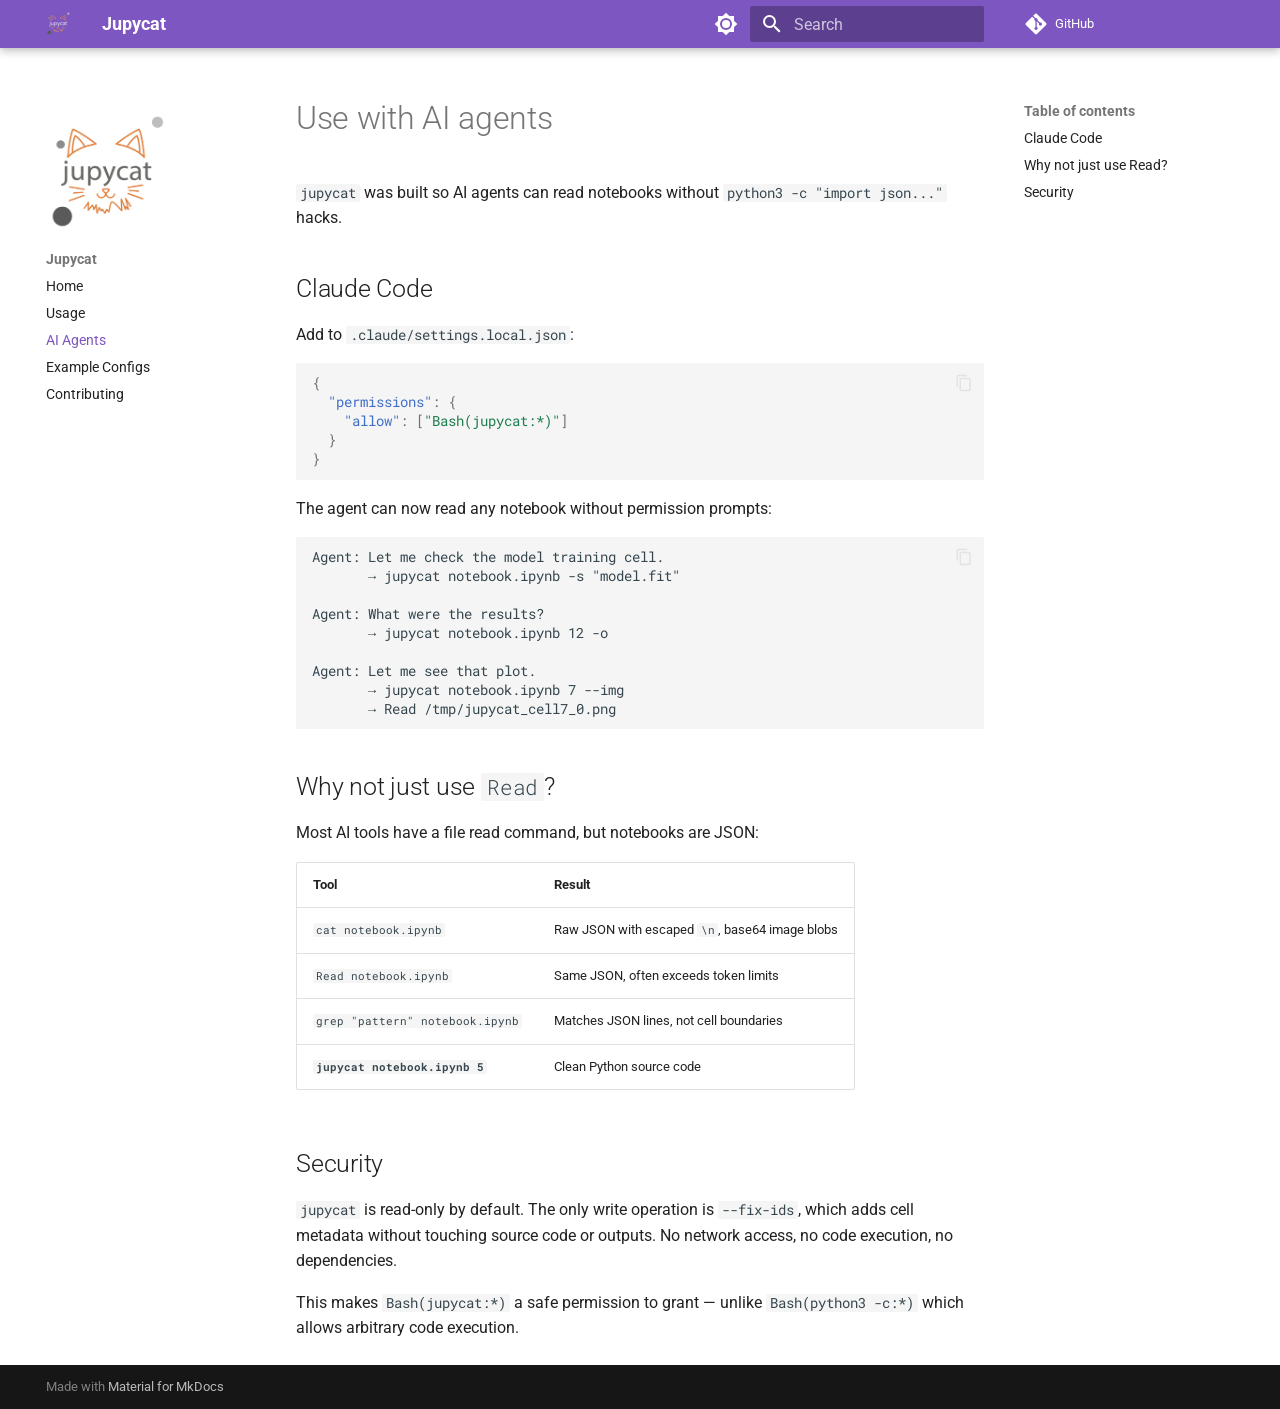
<file: ai-agents/index.html>
<!doctype html>
<html lang="en" class="no-js">
  <head>
    
      <meta charset="utf-8">
      <meta name="viewport" content="width=device-width,initial-scale=1">
      
        <meta name="description" content="cat for Jupyter notebooks">
      
      
      
        <link rel="canonical" href="https://ebin7joseph.github.io/jupycat/ai-agents/">
      
      
        <link rel="prev" href="../usage/">
      
      
        <link rel="next" href="../agents/">
      
      
        
      
      
      <link rel="icon" href="../assets/jupycat-dark.png">
      <meta name="generator" content="mkdocs-1.6.1, mkdocs-material-9.7.6">
    
    
      
        <title>AI Agents - Jupycat</title>
      
    
    
      <link rel="stylesheet" href="../assets/stylesheets/main.484c7ddc.min.css">
      
        
        <link rel="stylesheet" href="../assets/stylesheets/palette.ab4e12ef.min.css">
      
      


    
    
      
    
    
      
        
        
        <link rel="preconnect" href="https://fonts.gstatic.com" crossorigin>
        <link rel="stylesheet" href="https://fonts.googleapis.com/css?family=Roboto:300,300i,400,400i,700,700i%7CRoboto+Mono:400,400i,700,700i&display=fallback">
        <style>:root{--md-text-font:"Roboto";--md-code-font:"Roboto Mono"}</style>
      
    
    
      <link rel="stylesheet" href="../stylesheets/extra.css">
    
    <script>__md_scope=new URL("..",location),__md_hash=e=>[...e].reduce(((e,_)=>(e<<5)-e+_.charCodeAt(0)),0),__md_get=(e,_=localStorage,t=__md_scope)=>JSON.parse(_.getItem(t.pathname+"."+e)),__md_set=(e,_,t=localStorage,a=__md_scope)=>{try{t.setItem(a.pathname+"."+e,JSON.stringify(_))}catch(e){}}</script>
    
      

    
    
  <meta name="google-site-verification" content="TKPa6dahWH8y5U5fiJBGJ7oFYZO8ncH2Aoy2oWN04as">
  
  
  
  
  <meta property="og:type" content="website">
  <meta property="og:title" content="AI Agents — Jupycat">
  <meta property="og:description" content="cat for Jupyter notebooks">
  <meta property="og:url" content="https://ebin7joseph.github.io/jupycat/ai-agents/">
  <meta property="og:image" content="https://ebin7joseph.github.io/jupycat/assets/social-card.png">
  <meta property="og:image:width" content="1280">
  <meta property="og:image:height" content="640">
  <meta name="twitter:card" content="summary_large_image">
  <meta name="twitter:title" content="AI Agents — Jupycat">
  <meta name="twitter:description" content="cat for Jupyter notebooks">
  <meta name="twitter:image" content="https://ebin7joseph.github.io/jupycat/assets/social-card.png">

  </head>
  
  
    
    
      
    
    
    
    
    <body dir="ltr" data-md-color-scheme="default" data-md-color-primary="deep-purple" data-md-color-accent="indigo">
  
    
    <input class="md-toggle" data-md-toggle="drawer" type="checkbox" id="__drawer" autocomplete="off">
    <input class="md-toggle" data-md-toggle="search" type="checkbox" id="__search" autocomplete="off">
    <label class="md-overlay" for="__drawer"></label>
    <div data-md-component="skip">
      
        
        <a href="#use-with-ai-agents" class="md-skip">
          Skip to content
        </a>
      
    </div>
    <div data-md-component="announce">
      
    </div>
    
    
      

  

<header class="md-header md-header--shadow" data-md-component="header">
  <nav class="md-header__inner md-grid" aria-label="Header">
    <a href=".." title="Jupycat" class="md-header__button md-logo" aria-label="Jupycat" data-md-component="logo">
      
  <img src="../assets/jupycat-dark.png" alt="logo">

    </a>
    <label class="md-header__button md-icon" for="__drawer">
      
      <svg xmlns="http://www.w3.org/2000/svg" viewBox="0 0 24 24"><path d="M3 6h18v2H3zm0 5h18v2H3zm0 5h18v2H3z"/></svg>
    </label>
    <div class="md-header__title" data-md-component="header-title">
      <div class="md-header__ellipsis">
        <div class="md-header__topic">
          <span class="md-ellipsis">
            Jupycat
          </span>
        </div>
        <div class="md-header__topic" data-md-component="header-topic">
          <span class="md-ellipsis">
            
              AI Agents
            
          </span>
        </div>
      </div>
    </div>
    
      
        <form class="md-header__option" data-md-component="palette">
  
    
    
    
    <input class="md-option" data-md-color-media="" data-md-color-scheme="default" data-md-color-primary="deep-purple" data-md-color-accent="indigo"  aria-label="Switch to dark mode"  type="radio" name="__palette" id="__palette_0">
    
      <label class="md-header__button md-icon" title="Switch to dark mode" for="__palette_1" hidden>
        <svg xmlns="http://www.w3.org/2000/svg" viewBox="0 0 24 24"><path d="M12 8a4 4 0 0 0-4 4 4 4 0 0 0 4 4 4 4 0 0 0 4-4 4 4 0 0 0-4-4m0 10a6 6 0 0 1-6-6 6 6 0 0 1 6-6 6 6 0 0 1 6 6 6 6 0 0 1-6 6m8-9.31V4h-4.69L12 .69 8.69 4H4v4.69L.69 12 4 15.31V20h4.69L12 23.31 15.31 20H20v-4.69L23.31 12z"/></svg>
      </label>
    
  
    
    
    
    <input class="md-option" data-md-color-media="" data-md-color-scheme="slate" data-md-color-primary="deep-purple" data-md-color-accent="indigo"  aria-label="Switch to light mode"  type="radio" name="__palette" id="__palette_1">
    
      <label class="md-header__button md-icon" title="Switch to light mode" for="__palette_0" hidden>
        <svg xmlns="http://www.w3.org/2000/svg" viewBox="0 0 24 24"><path d="M12 18c-.89 0-1.74-.2-2.5-.55C11.56 16.5 13 14.42 13 12s-1.44-4.5-3.5-5.45C10.26 6.2 11.11 6 12 6a6 6 0 0 1 6 6 6 6 0 0 1-6 6m8-9.31V4h-4.69L12 .69 8.69 4H4v4.69L.69 12 4 15.31V20h4.69L12 23.31 15.31 20H20v-4.69L23.31 12z"/></svg>
      </label>
    
  
</form>
      
    
    
      <script>var palette=__md_get("__palette");if(palette&&palette.color){if("(prefers-color-scheme)"===palette.color.media){var media=matchMedia("(prefers-color-scheme: light)"),input=document.querySelector(media.matches?"[data-md-color-media='(prefers-color-scheme: light)']":"[data-md-color-media='(prefers-color-scheme: dark)']");palette.color.media=input.getAttribute("data-md-color-media"),palette.color.scheme=input.getAttribute("data-md-color-scheme"),palette.color.primary=input.getAttribute("data-md-color-primary"),palette.color.accent=input.getAttribute("data-md-color-accent")}for(var[key,value]of Object.entries(palette.color))document.body.setAttribute("data-md-color-"+key,value)}</script>
    
    
    
      
      
        <label class="md-header__button md-icon" for="__search">
          
          <svg xmlns="http://www.w3.org/2000/svg" viewBox="0 0 24 24"><path d="M9.5 3A6.5 6.5 0 0 1 16 9.5c0 1.61-.59 3.09-1.56 4.23l.27.27h.79l5 5-1.5 1.5-5-5v-.79l-.27-.27A6.52 6.52 0 0 1 9.5 16 6.5 6.5 0 0 1 3 9.5 6.5 6.5 0 0 1 9.5 3m0 2C7 5 5 7 5 9.5S7 14 9.5 14 14 12 14 9.5 12 5 9.5 5"/></svg>
        </label>
        <div class="md-search" data-md-component="search" role="dialog">
  <label class="md-search__overlay" for="__search"></label>
  <div class="md-search__inner" role="search">
    <form class="md-search__form" name="search">
      <input type="text" class="md-search__input" name="query" aria-label="Search" placeholder="Search" autocapitalize="off" autocorrect="off" autocomplete="off" spellcheck="false" data-md-component="search-query" required>
      <label class="md-search__icon md-icon" for="__search">
        
        <svg xmlns="http://www.w3.org/2000/svg" viewBox="0 0 24 24"><path d="M9.5 3A6.5 6.5 0 0 1 16 9.5c0 1.61-.59 3.09-1.56 4.23l.27.27h.79l5 5-1.5 1.5-5-5v-.79l-.27-.27A6.52 6.52 0 0 1 9.5 16 6.5 6.5 0 0 1 3 9.5 6.5 6.5 0 0 1 9.5 3m0 2C7 5 5 7 5 9.5S7 14 9.5 14 14 12 14 9.5 12 5 9.5 5"/></svg>
        
        <svg xmlns="http://www.w3.org/2000/svg" viewBox="0 0 24 24"><path d="M20 11v2H8l5.5 5.5-1.42 1.42L4.16 12l7.92-7.92L13.5 5.5 8 11z"/></svg>
      </label>
      <nav class="md-search__options" aria-label="Search">
        
        <button type="reset" class="md-search__icon md-icon" title="Clear" aria-label="Clear" tabindex="-1">
          
          <svg xmlns="http://www.w3.org/2000/svg" viewBox="0 0 24 24"><path d="M19 6.41 17.59 5 12 10.59 6.41 5 5 6.41 10.59 12 5 17.59 6.41 19 12 13.41 17.59 19 19 17.59 13.41 12z"/></svg>
        </button>
      </nav>
      
    </form>
    <div class="md-search__output">
      <div class="md-search__scrollwrap" tabindex="0" data-md-scrollfix>
        <div class="md-search-result" data-md-component="search-result">
          <div class="md-search-result__meta">
            Initializing search
          </div>
          <ol class="md-search-result__list" role="presentation"></ol>
        </div>
      </div>
    </div>
  </div>
</div>
      
    
    
      <div class="md-header__source">
        <a href="https://github.com/ebin7joseph/jupycat" title="Go to repository" class="md-source" data-md-component="source">
  <div class="md-source__icon md-icon">
    
    <svg xmlns="http://www.w3.org/2000/svg" viewBox="0 0 448 512"><!--! Font Awesome Free 7.1.0 by @fontawesome - https://fontawesome.com License - https://fontawesome.com/license/free (Icons: CC BY 4.0, Fonts: SIL OFL 1.1, Code: MIT License) Copyright 2025 Fonticons, Inc.--><path d="M439.6 236.1 244 40.5c-5.4-5.5-12.8-8.5-20.4-8.5s-15 3-20.4 8.4L162.5 81l51.5 51.5c27.1-9.1 52.7 16.8 43.4 43.7l49.7 49.7c34.2-11.8 61.2 31 35.5 56.7-26.5 26.5-70.2-2.9-56-37.3L240.3 199v121.9c25.3 12.5 22.3 41.8 9.1 55-6.4 6.4-15.2 10.1-24.3 10.1s-17.8-3.6-24.3-10.1c-17.6-17.6-11.1-46.9 11.2-56v-123c-20.8-8.5-24.6-30.7-18.6-45L142.6 101 8.5 235.1C3 240.6 0 247.9 0 255.5s3 15 8.5 20.4l195.6 195.7c5.4 5.4 12.7 8.4 20.4 8.4s15-3 20.4-8.4l194.7-194.7c5.4-5.4 8.4-12.8 8.4-20.4s-3-15-8.4-20.4"/></svg>
  </div>
  <div class="md-source__repository">
    GitHub
  </div>
</a>
      </div>
    
  </nav>
  
</header>
    
    <div class="md-container" data-md-component="container">
      
      
        
          
        
      
      <main class="md-main" data-md-component="main">
        <div class="md-main__inner md-grid">
          
            
              
              <div class="md-sidebar md-sidebar--primary" data-md-component="sidebar" data-md-type="navigation" >
                <div class="md-sidebar__scrollwrap">
                  <div class="md-sidebar__inner">
                    



<nav class="md-nav md-nav--primary" aria-label="Navigation" data-md-level="0">
  <label class="md-nav__title" for="__drawer">
    <a href=".." title="Jupycat" class="md-nav__button md-logo" aria-label="Jupycat" data-md-component="logo">
      
  <img src="../assets/jupycat-dark.png" alt="logo">

    </a>
    Jupycat
  </label>
  
    <div class="md-nav__source">
      <a href="https://github.com/ebin7joseph/jupycat" title="Go to repository" class="md-source" data-md-component="source">
  <div class="md-source__icon md-icon">
    
    <svg xmlns="http://www.w3.org/2000/svg" viewBox="0 0 448 512"><!--! Font Awesome Free 7.1.0 by @fontawesome - https://fontawesome.com License - https://fontawesome.com/license/free (Icons: CC BY 4.0, Fonts: SIL OFL 1.1, Code: MIT License) Copyright 2025 Fonticons, Inc.--><path d="M439.6 236.1 244 40.5c-5.4-5.5-12.8-8.5-20.4-8.5s-15 3-20.4 8.4L162.5 81l51.5 51.5c27.1-9.1 52.7 16.8 43.4 43.7l49.7 49.7c34.2-11.8 61.2 31 35.5 56.7-26.5 26.5-70.2-2.9-56-37.3L240.3 199v121.9c25.3 12.5 22.3 41.8 9.1 55-6.4 6.4-15.2 10.1-24.3 10.1s-17.8-3.6-24.3-10.1c-17.6-17.6-11.1-46.9 11.2-56v-123c-20.8-8.5-24.6-30.7-18.6-45L142.6 101 8.5 235.1C3 240.6 0 247.9 0 255.5s3 15 8.5 20.4l195.6 195.7c5.4 5.4 12.7 8.4 20.4 8.4s15-3 20.4-8.4l194.7-194.7c5.4-5.4 8.4-12.8 8.4-20.4s-3-15-8.4-20.4"/></svg>
  </div>
  <div class="md-source__repository">
    GitHub
  </div>
</a>
    </div>
  
  <ul class="md-nav__list" data-md-scrollfix>
    
      
      
  
  
  
  
    <li class="md-nav__item">
      <a href=".." class="md-nav__link">
        
  
  
  <span class="md-ellipsis">
    
  
    Home
  

    
  </span>
  
  

      </a>
    </li>
  

    
      
      
  
  
  
  
    <li class="md-nav__item">
      <a href="../usage/" class="md-nav__link">
        
  
  
  <span class="md-ellipsis">
    
  
    Usage
  

    
  </span>
  
  

      </a>
    </li>
  

    
      
      
  
  
    
  
  
  
    <li class="md-nav__item md-nav__item--active">
      
      <input class="md-nav__toggle md-toggle" type="checkbox" id="__toc">
      
      
        
      
      
        <label class="md-nav__link md-nav__link--active" for="__toc">
          
  
  
  <span class="md-ellipsis">
    
  
    AI Agents
  

    
  </span>
  
  

          <span class="md-nav__icon md-icon"></span>
        </label>
      
      <a href="./" class="md-nav__link md-nav__link--active">
        
  
  
  <span class="md-ellipsis">
    
  
    AI Agents
  

    
  </span>
  
  

      </a>
      
        

<nav class="md-nav md-nav--secondary" aria-label="Table of contents">
  
  
  
    
  
  
    <label class="md-nav__title" for="__toc">
      <span class="md-nav__icon md-icon"></span>
      Table of contents
    </label>
    <ul class="md-nav__list" data-md-component="toc" data-md-scrollfix>
      
        <li class="md-nav__item">
  <a href="#claude-code" class="md-nav__link">
    <span class="md-ellipsis">
      
        Claude Code
      
    </span>
  </a>
  
</li>
      
        <li class="md-nav__item">
  <a href="#why-not-just-use-read" class="md-nav__link">
    <span class="md-ellipsis">
      
        Why not just use Read?
      
    </span>
  </a>
  
</li>
      
        <li class="md-nav__item">
  <a href="#security" class="md-nav__link">
    <span class="md-ellipsis">
      
        Security
      
    </span>
  </a>
  
</li>
      
    </ul>
  
</nav>
      
    </li>
  

    
      
      
  
  
  
  
    <li class="md-nav__item">
      <a href="../agents/" class="md-nav__link">
        
  
  
  <span class="md-ellipsis">
    
  
    Example Configs
  

    
  </span>
  
  

      </a>
    </li>
  

    
      
      
  
  
  
  
    <li class="md-nav__item">
      <a href="../contributing/" class="md-nav__link">
        
  
  
  <span class="md-ellipsis">
    
  
    Contributing
  

    
  </span>
  
  

      </a>
    </li>
  

    
  </ul>
</nav>
                  </div>
                </div>
              </div>
            
            
              
              <div class="md-sidebar md-sidebar--secondary" data-md-component="sidebar" data-md-type="toc" >
                <div class="md-sidebar__scrollwrap">
                  <div class="md-sidebar__inner">
                    

<nav class="md-nav md-nav--secondary" aria-label="Table of contents">
  
  
  
    
  
  
    <label class="md-nav__title" for="__toc">
      <span class="md-nav__icon md-icon"></span>
      Table of contents
    </label>
    <ul class="md-nav__list" data-md-component="toc" data-md-scrollfix>
      
        <li class="md-nav__item">
  <a href="#claude-code" class="md-nav__link">
    <span class="md-ellipsis">
      
        Claude Code
      
    </span>
  </a>
  
</li>
      
        <li class="md-nav__item">
  <a href="#why-not-just-use-read" class="md-nav__link">
    <span class="md-ellipsis">
      
        Why not just use Read?
      
    </span>
  </a>
  
</li>
      
        <li class="md-nav__item">
  <a href="#security" class="md-nav__link">
    <span class="md-ellipsis">
      
        Security
      
    </span>
  </a>
  
</li>
      
    </ul>
  
</nav>
                  </div>
                </div>
              </div>
            
          
          
            <div class="md-content" data-md-component="content">
              
              <article class="md-content__inner md-typeset">
                
                  


  
  


<h1 id="use-with-ai-agents">Use with AI agents</h1>
<p><code>jupycat</code> was built so AI agents can read notebooks without <code>python3 -c "import json..."</code> hacks.</p>
<h2 id="claude-code">Claude Code</h2>
<p>Add to <code>.claude/settings.local.json</code>:</p>
<div class="highlight"><pre><span></span><code><a id="__codelineno-0-1" name="__codelineno-0-1" href="#__codelineno-0-1"></a><span class="p">{</span>
<a id="__codelineno-0-2" name="__codelineno-0-2" href="#__codelineno-0-2"></a><span class="w">  </span><span class="nt">&quot;permissions&quot;</span><span class="p">:</span><span class="w"> </span><span class="p">{</span>
<a id="__codelineno-0-3" name="__codelineno-0-3" href="#__codelineno-0-3"></a><span class="w">    </span><span class="nt">&quot;allow&quot;</span><span class="p">:</span><span class="w"> </span><span class="p">[</span><span class="s2">&quot;Bash(jupycat:*)&quot;</span><span class="p">]</span>
<a id="__codelineno-0-4" name="__codelineno-0-4" href="#__codelineno-0-4"></a><span class="w">  </span><span class="p">}</span>
<a id="__codelineno-0-5" name="__codelineno-0-5" href="#__codelineno-0-5"></a><span class="p">}</span>
</code></pre></div>
<p>The agent can now read any notebook without permission prompts:</p>
<div class="highlight"><pre><span></span><code><a id="__codelineno-1-1" name="__codelineno-1-1" href="#__codelineno-1-1"></a>Agent: Let me check the model training cell.
<a id="__codelineno-1-2" name="__codelineno-1-2" href="#__codelineno-1-2"></a>       → jupycat notebook.ipynb -s &quot;model.fit&quot;
<a id="__codelineno-1-3" name="__codelineno-1-3" href="#__codelineno-1-3"></a>
<a id="__codelineno-1-4" name="__codelineno-1-4" href="#__codelineno-1-4"></a>Agent: What were the results?
<a id="__codelineno-1-5" name="__codelineno-1-5" href="#__codelineno-1-5"></a>       → jupycat notebook.ipynb 12 -o
<a id="__codelineno-1-6" name="__codelineno-1-6" href="#__codelineno-1-6"></a>
<a id="__codelineno-1-7" name="__codelineno-1-7" href="#__codelineno-1-7"></a>Agent: Let me see that plot.
<a id="__codelineno-1-8" name="__codelineno-1-8" href="#__codelineno-1-8"></a>       → jupycat notebook.ipynb 7 --img
<a id="__codelineno-1-9" name="__codelineno-1-9" href="#__codelineno-1-9"></a>       → Read /tmp/jupycat_cell7_0.png
</code></pre></div>
<h2 id="why-not-just-use-read">Why not just use <code>Read</code>?</h2>
<p>Most AI tools have a file read command, but notebooks are JSON:</p>
<table>
<thead>
<tr>
<th>Tool</th>
<th>Result</th>
</tr>
</thead>
<tbody>
<tr>
<td><code>cat notebook.ipynb</code></td>
<td>Raw JSON with escaped <code>\n</code>, base64 image blobs</td>
</tr>
<tr>
<td><code>Read notebook.ipynb</code></td>
<td>Same JSON, often exceeds token limits</td>
</tr>
<tr>
<td><code>grep "pattern" notebook.ipynb</code></td>
<td>Matches JSON lines, not cell boundaries</td>
</tr>
<tr>
<td><strong><code>jupycat notebook.ipynb 5</code></strong></td>
<td>Clean Python source code</td>
</tr>
</tbody>
</table>
<h2 id="security">Security</h2>
<p><code>jupycat</code> is read-only by default. The only write operation is <code>--fix-ids</code>, which adds cell metadata without touching source code or outputs. No network access, no code execution, no dependencies.</p>
<p>This makes <code>Bash(jupycat:*)</code> a safe permission to grant — unlike <code>Bash(python3 -c:*)</code> which allows arbitrary code execution.</p>












                
              </article>
            </div>
          
          
<script>var target=document.getElementById(location.hash.slice(1));target&&target.name&&(target.checked=target.name.startsWith("__tabbed_"))</script>
        </div>
        
      </main>
      
        <footer class="md-footer">
  
  <div class="md-footer-meta md-typeset">
    <div class="md-footer-meta__inner md-grid">
      <div class="md-copyright">
  
  
    Made with
    <a href="https://squidfunk.github.io/mkdocs-material/" target="_blank" rel="noopener">
      Material for MkDocs
    </a>
  
</div>
      
    </div>
  </div>
</footer>
      
    </div>
    <div class="md-dialog" data-md-component="dialog">
      <div class="md-dialog__inner md-typeset"></div>
    </div>
    
    
    
      
      
      <script id="__config" type="application/json">{"annotate": null, "base": "..", "features": ["content.code.copy"], "search": "../assets/javascripts/workers/search.2c215733.min.js", "tags": null, "translations": {"clipboard.copied": "Copied to clipboard", "clipboard.copy": "Copy to clipboard", "search.result.more.one": "1 more on this page", "search.result.more.other": "# more on this page", "search.result.none": "No matching documents", "search.result.one": "1 matching document", "search.result.other": "# matching documents", "search.result.placeholder": "Type to start searching", "search.result.term.missing": "Missing", "select.version": "Select version"}, "version": null}</script>
    
    
      <script src="../assets/javascripts/bundle.79ae519e.min.js"></script>
      
    
  </body>
</html>
</file>
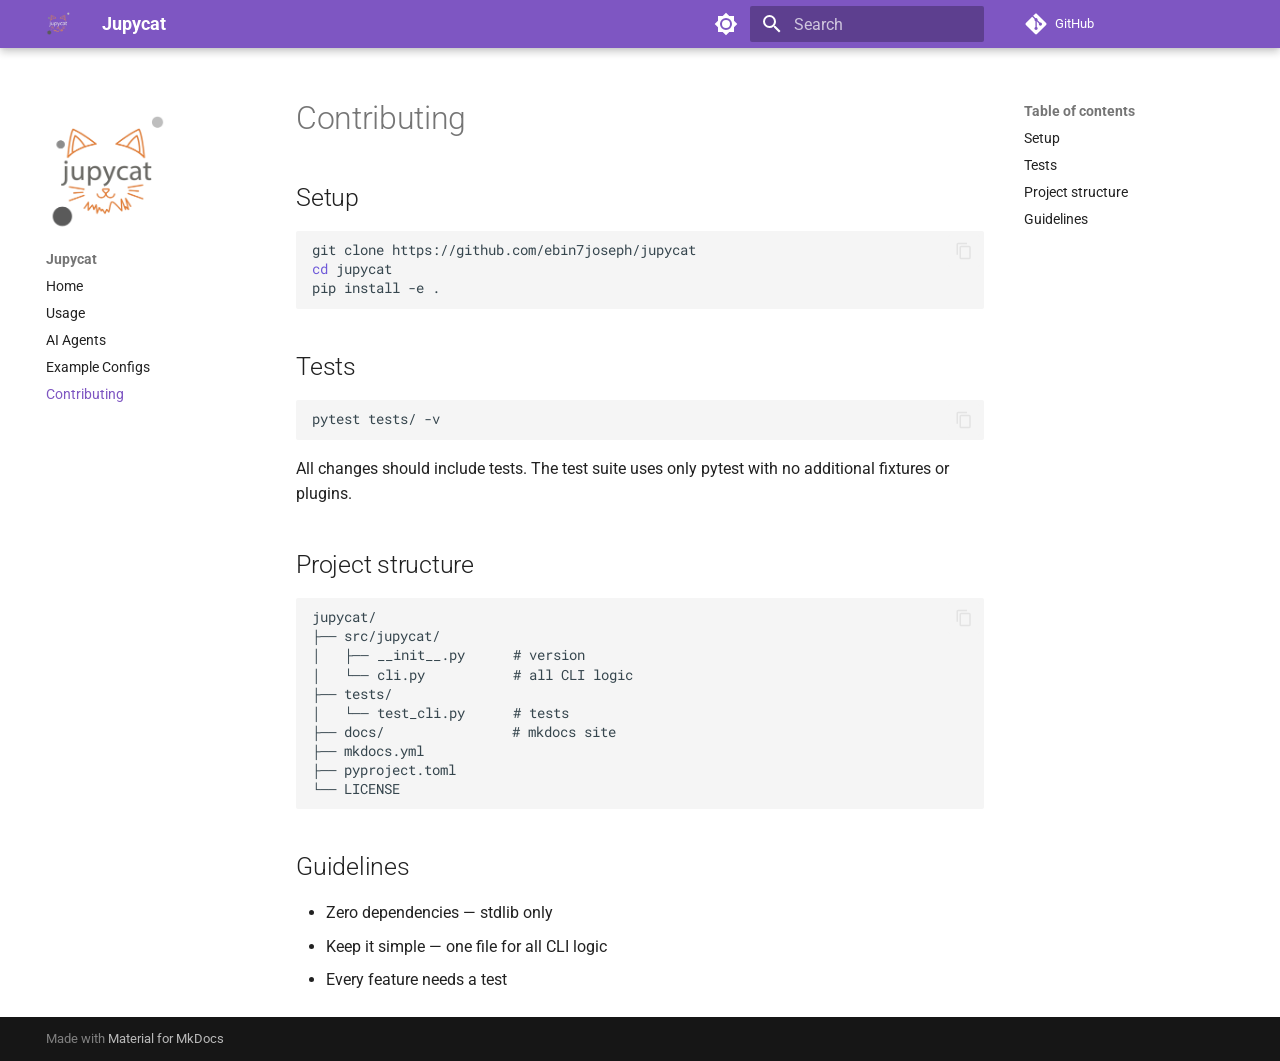
<file: contributing/index.html>
<!doctype html>
<html lang="en" class="no-js">
  <head>
    
      <meta charset="utf-8">
      <meta name="viewport" content="width=device-width,initial-scale=1">
      
        <meta name="description" content="cat for Jupyter notebooks">
      
      
      
        <link rel="canonical" href="https://ebin7joseph.github.io/jupycat/contributing/">
      
      
        <link rel="prev" href="../agents/">
      
      
      
        
      
      
      <link rel="icon" href="../assets/jupycat-dark.png">
      <meta name="generator" content="mkdocs-1.6.1, mkdocs-material-9.7.6">
    
    
      
        <title>Contributing - Jupycat</title>
      
    
    
      <link rel="stylesheet" href="../assets/stylesheets/main.484c7ddc.min.css">
      
        
        <link rel="stylesheet" href="../assets/stylesheets/palette.ab4e12ef.min.css">
      
      


    
    
      
    
    
      
        
        
        <link rel="preconnect" href="https://fonts.gstatic.com" crossorigin>
        <link rel="stylesheet" href="https://fonts.googleapis.com/css?family=Roboto:300,300i,400,400i,700,700i%7CRoboto+Mono:400,400i,700,700i&display=fallback">
        <style>:root{--md-text-font:"Roboto";--md-code-font:"Roboto Mono"}</style>
      
    
    
      <link rel="stylesheet" href="../stylesheets/extra.css">
    
    <script>__md_scope=new URL("..",location),__md_hash=e=>[...e].reduce(((e,_)=>(e<<5)-e+_.charCodeAt(0)),0),__md_get=(e,_=localStorage,t=__md_scope)=>JSON.parse(_.getItem(t.pathname+"."+e)),__md_set=(e,_,t=localStorage,a=__md_scope)=>{try{t.setItem(a.pathname+"."+e,JSON.stringify(_))}catch(e){}}</script>
    
      

    
    
  <meta name="google-site-verification" content="TKPa6dahWH8y5U5fiJBGJ7oFYZO8ncH2Aoy2oWN04as">
  
  
  
  
  <meta property="og:type" content="website">
  <meta property="og:title" content="Contributing — Jupycat">
  <meta property="og:description" content="cat for Jupyter notebooks">
  <meta property="og:url" content="https://ebin7joseph.github.io/jupycat/contributing/">
  <meta property="og:image" content="https://ebin7joseph.github.io/jupycat/assets/social-card.png">
  <meta property="og:image:width" content="1280">
  <meta property="og:image:height" content="640">
  <meta name="twitter:card" content="summary_large_image">
  <meta name="twitter:title" content="Contributing — Jupycat">
  <meta name="twitter:description" content="cat for Jupyter notebooks">
  <meta name="twitter:image" content="https://ebin7joseph.github.io/jupycat/assets/social-card.png">

  </head>
  
  
    
    
      
    
    
    
    
    <body dir="ltr" data-md-color-scheme="default" data-md-color-primary="deep-purple" data-md-color-accent="indigo">
  
    
    <input class="md-toggle" data-md-toggle="drawer" type="checkbox" id="__drawer" autocomplete="off">
    <input class="md-toggle" data-md-toggle="search" type="checkbox" id="__search" autocomplete="off">
    <label class="md-overlay" for="__drawer"></label>
    <div data-md-component="skip">
      
        
        <a href="#contributing" class="md-skip">
          Skip to content
        </a>
      
    </div>
    <div data-md-component="announce">
      
    </div>
    
    
      

  

<header class="md-header md-header--shadow" data-md-component="header">
  <nav class="md-header__inner md-grid" aria-label="Header">
    <a href=".." title="Jupycat" class="md-header__button md-logo" aria-label="Jupycat" data-md-component="logo">
      
  <img src="../assets/jupycat-dark.png" alt="logo">

    </a>
    <label class="md-header__button md-icon" for="__drawer">
      
      <svg xmlns="http://www.w3.org/2000/svg" viewBox="0 0 24 24"><path d="M3 6h18v2H3zm0 5h18v2H3zm0 5h18v2H3z"/></svg>
    </label>
    <div class="md-header__title" data-md-component="header-title">
      <div class="md-header__ellipsis">
        <div class="md-header__topic">
          <span class="md-ellipsis">
            Jupycat
          </span>
        </div>
        <div class="md-header__topic" data-md-component="header-topic">
          <span class="md-ellipsis">
            
              Contributing
            
          </span>
        </div>
      </div>
    </div>
    
      
        <form class="md-header__option" data-md-component="palette">
  
    
    
    
    <input class="md-option" data-md-color-media="" data-md-color-scheme="default" data-md-color-primary="deep-purple" data-md-color-accent="indigo"  aria-label="Switch to dark mode"  type="radio" name="__palette" id="__palette_0">
    
      <label class="md-header__button md-icon" title="Switch to dark mode" for="__palette_1" hidden>
        <svg xmlns="http://www.w3.org/2000/svg" viewBox="0 0 24 24"><path d="M12 8a4 4 0 0 0-4 4 4 4 0 0 0 4 4 4 4 0 0 0 4-4 4 4 0 0 0-4-4m0 10a6 6 0 0 1-6-6 6 6 0 0 1 6-6 6 6 0 0 1 6 6 6 6 0 0 1-6 6m8-9.31V4h-4.69L12 .69 8.69 4H4v4.69L.69 12 4 15.31V20h4.69L12 23.31 15.31 20H20v-4.69L23.31 12z"/></svg>
      </label>
    
  
    
    
    
    <input class="md-option" data-md-color-media="" data-md-color-scheme="slate" data-md-color-primary="deep-purple" data-md-color-accent="indigo"  aria-label="Switch to light mode"  type="radio" name="__palette" id="__palette_1">
    
      <label class="md-header__button md-icon" title="Switch to light mode" for="__palette_0" hidden>
        <svg xmlns="http://www.w3.org/2000/svg" viewBox="0 0 24 24"><path d="M12 18c-.89 0-1.74-.2-2.5-.55C11.56 16.5 13 14.42 13 12s-1.44-4.5-3.5-5.45C10.26 6.2 11.11 6 12 6a6 6 0 0 1 6 6 6 6 0 0 1-6 6m8-9.31V4h-4.69L12 .69 8.69 4H4v4.69L.69 12 4 15.31V20h4.69L12 23.31 15.31 20H20v-4.69L23.31 12z"/></svg>
      </label>
    
  
</form>
      
    
    
      <script>var palette=__md_get("__palette");if(palette&&palette.color){if("(prefers-color-scheme)"===palette.color.media){var media=matchMedia("(prefers-color-scheme: light)"),input=document.querySelector(media.matches?"[data-md-color-media='(prefers-color-scheme: light)']":"[data-md-color-media='(prefers-color-scheme: dark)']");palette.color.media=input.getAttribute("data-md-color-media"),palette.color.scheme=input.getAttribute("data-md-color-scheme"),palette.color.primary=input.getAttribute("data-md-color-primary"),palette.color.accent=input.getAttribute("data-md-color-accent")}for(var[key,value]of Object.entries(palette.color))document.body.setAttribute("data-md-color-"+key,value)}</script>
    
    
    
      
      
        <label class="md-header__button md-icon" for="__search">
          
          <svg xmlns="http://www.w3.org/2000/svg" viewBox="0 0 24 24"><path d="M9.5 3A6.5 6.5 0 0 1 16 9.5c0 1.61-.59 3.09-1.56 4.23l.27.27h.79l5 5-1.5 1.5-5-5v-.79l-.27-.27A6.52 6.52 0 0 1 9.5 16 6.5 6.5 0 0 1 3 9.5 6.5 6.5 0 0 1 9.5 3m0 2C7 5 5 7 5 9.5S7 14 9.5 14 14 12 14 9.5 12 5 9.5 5"/></svg>
        </label>
        <div class="md-search" data-md-component="search" role="dialog">
  <label class="md-search__overlay" for="__search"></label>
  <div class="md-search__inner" role="search">
    <form class="md-search__form" name="search">
      <input type="text" class="md-search__input" name="query" aria-label="Search" placeholder="Search" autocapitalize="off" autocorrect="off" autocomplete="off" spellcheck="false" data-md-component="search-query" required>
      <label class="md-search__icon md-icon" for="__search">
        
        <svg xmlns="http://www.w3.org/2000/svg" viewBox="0 0 24 24"><path d="M9.5 3A6.5 6.5 0 0 1 16 9.5c0 1.61-.59 3.09-1.56 4.23l.27.27h.79l5 5-1.5 1.5-5-5v-.79l-.27-.27A6.52 6.52 0 0 1 9.5 16 6.5 6.5 0 0 1 3 9.5 6.5 6.5 0 0 1 9.5 3m0 2C7 5 5 7 5 9.5S7 14 9.5 14 14 12 14 9.5 12 5 9.5 5"/></svg>
        
        <svg xmlns="http://www.w3.org/2000/svg" viewBox="0 0 24 24"><path d="M20 11v2H8l5.5 5.5-1.42 1.42L4.16 12l7.92-7.92L13.5 5.5 8 11z"/></svg>
      </label>
      <nav class="md-search__options" aria-label="Search">
        
        <button type="reset" class="md-search__icon md-icon" title="Clear" aria-label="Clear" tabindex="-1">
          
          <svg xmlns="http://www.w3.org/2000/svg" viewBox="0 0 24 24"><path d="M19 6.41 17.59 5 12 10.59 6.41 5 5 6.41 10.59 12 5 17.59 6.41 19 12 13.41 17.59 19 19 17.59 13.41 12z"/></svg>
        </button>
      </nav>
      
    </form>
    <div class="md-search__output">
      <div class="md-search__scrollwrap" tabindex="0" data-md-scrollfix>
        <div class="md-search-result" data-md-component="search-result">
          <div class="md-search-result__meta">
            Initializing search
          </div>
          <ol class="md-search-result__list" role="presentation"></ol>
        </div>
      </div>
    </div>
  </div>
</div>
      
    
    
      <div class="md-header__source">
        <a href="https://github.com/ebin7joseph/jupycat" title="Go to repository" class="md-source" data-md-component="source">
  <div class="md-source__icon md-icon">
    
    <svg xmlns="http://www.w3.org/2000/svg" viewBox="0 0 448 512"><!--! Font Awesome Free 7.1.0 by @fontawesome - https://fontawesome.com License - https://fontawesome.com/license/free (Icons: CC BY 4.0, Fonts: SIL OFL 1.1, Code: MIT License) Copyright 2025 Fonticons, Inc.--><path d="M439.6 236.1 244 40.5c-5.4-5.5-12.8-8.5-20.4-8.5s-15 3-20.4 8.4L162.5 81l51.5 51.5c27.1-9.1 52.7 16.8 43.4 43.7l49.7 49.7c34.2-11.8 61.2 31 35.5 56.7-26.5 26.5-70.2-2.9-56-37.3L240.3 199v121.9c25.3 12.5 22.3 41.8 9.1 55-6.4 6.4-15.2 10.1-24.3 10.1s-17.8-3.6-24.3-10.1c-17.6-17.6-11.1-46.9 11.2-56v-123c-20.8-8.5-24.6-30.7-18.6-45L142.6 101 8.5 235.1C3 240.6 0 247.9 0 255.5s3 15 8.5 20.4l195.6 195.7c5.4 5.4 12.7 8.4 20.4 8.4s15-3 20.4-8.4l194.7-194.7c5.4-5.4 8.4-12.8 8.4-20.4s-3-15-8.4-20.4"/></svg>
  </div>
  <div class="md-source__repository">
    GitHub
  </div>
</a>
      </div>
    
  </nav>
  
</header>
    
    <div class="md-container" data-md-component="container">
      
      
        
          
        
      
      <main class="md-main" data-md-component="main">
        <div class="md-main__inner md-grid">
          
            
              
              <div class="md-sidebar md-sidebar--primary" data-md-component="sidebar" data-md-type="navigation" >
                <div class="md-sidebar__scrollwrap">
                  <div class="md-sidebar__inner">
                    



<nav class="md-nav md-nav--primary" aria-label="Navigation" data-md-level="0">
  <label class="md-nav__title" for="__drawer">
    <a href=".." title="Jupycat" class="md-nav__button md-logo" aria-label="Jupycat" data-md-component="logo">
      
  <img src="../assets/jupycat-dark.png" alt="logo">

    </a>
    Jupycat
  </label>
  
    <div class="md-nav__source">
      <a href="https://github.com/ebin7joseph/jupycat" title="Go to repository" class="md-source" data-md-component="source">
  <div class="md-source__icon md-icon">
    
    <svg xmlns="http://www.w3.org/2000/svg" viewBox="0 0 448 512"><!--! Font Awesome Free 7.1.0 by @fontawesome - https://fontawesome.com License - https://fontawesome.com/license/free (Icons: CC BY 4.0, Fonts: SIL OFL 1.1, Code: MIT License) Copyright 2025 Fonticons, Inc.--><path d="M439.6 236.1 244 40.5c-5.4-5.5-12.8-8.5-20.4-8.5s-15 3-20.4 8.4L162.5 81l51.5 51.5c27.1-9.1 52.7 16.8 43.4 43.7l49.7 49.7c34.2-11.8 61.2 31 35.5 56.7-26.5 26.5-70.2-2.9-56-37.3L240.3 199v121.9c25.3 12.5 22.3 41.8 9.1 55-6.4 6.4-15.2 10.1-24.3 10.1s-17.8-3.6-24.3-10.1c-17.6-17.6-11.1-46.9 11.2-56v-123c-20.8-8.5-24.6-30.7-18.6-45L142.6 101 8.5 235.1C3 240.6 0 247.9 0 255.5s3 15 8.5 20.4l195.6 195.7c5.4 5.4 12.7 8.4 20.4 8.4s15-3 20.4-8.4l194.7-194.7c5.4-5.4 8.4-12.8 8.4-20.4s-3-15-8.4-20.4"/></svg>
  </div>
  <div class="md-source__repository">
    GitHub
  </div>
</a>
    </div>
  
  <ul class="md-nav__list" data-md-scrollfix>
    
      
      
  
  
  
  
    <li class="md-nav__item">
      <a href=".." class="md-nav__link">
        
  
  
  <span class="md-ellipsis">
    
  
    Home
  

    
  </span>
  
  

      </a>
    </li>
  

    
      
      
  
  
  
  
    <li class="md-nav__item">
      <a href="../usage/" class="md-nav__link">
        
  
  
  <span class="md-ellipsis">
    
  
    Usage
  

    
  </span>
  
  

      </a>
    </li>
  

    
      
      
  
  
  
  
    <li class="md-nav__item">
      <a href="../ai-agents/" class="md-nav__link">
        
  
  
  <span class="md-ellipsis">
    
  
    AI Agents
  

    
  </span>
  
  

      </a>
    </li>
  

    
      
      
  
  
  
  
    <li class="md-nav__item">
      <a href="../agents/" class="md-nav__link">
        
  
  
  <span class="md-ellipsis">
    
  
    Example Configs
  

    
  </span>
  
  

      </a>
    </li>
  

    
      
      
  
  
    
  
  
  
    <li class="md-nav__item md-nav__item--active">
      
      <input class="md-nav__toggle md-toggle" type="checkbox" id="__toc">
      
      
        
      
      
        <label class="md-nav__link md-nav__link--active" for="__toc">
          
  
  
  <span class="md-ellipsis">
    
  
    Contributing
  

    
  </span>
  
  

          <span class="md-nav__icon md-icon"></span>
        </label>
      
      <a href="./" class="md-nav__link md-nav__link--active">
        
  
  
  <span class="md-ellipsis">
    
  
    Contributing
  

    
  </span>
  
  

      </a>
      
        

<nav class="md-nav md-nav--secondary" aria-label="Table of contents">
  
  
  
    
  
  
    <label class="md-nav__title" for="__toc">
      <span class="md-nav__icon md-icon"></span>
      Table of contents
    </label>
    <ul class="md-nav__list" data-md-component="toc" data-md-scrollfix>
      
        <li class="md-nav__item">
  <a href="#setup" class="md-nav__link">
    <span class="md-ellipsis">
      
        Setup
      
    </span>
  </a>
  
</li>
      
        <li class="md-nav__item">
  <a href="#tests" class="md-nav__link">
    <span class="md-ellipsis">
      
        Tests
      
    </span>
  </a>
  
</li>
      
        <li class="md-nav__item">
  <a href="#project-structure" class="md-nav__link">
    <span class="md-ellipsis">
      
        Project structure
      
    </span>
  </a>
  
</li>
      
        <li class="md-nav__item">
  <a href="#guidelines" class="md-nav__link">
    <span class="md-ellipsis">
      
        Guidelines
      
    </span>
  </a>
  
</li>
      
    </ul>
  
</nav>
      
    </li>
  

    
  </ul>
</nav>
                  </div>
                </div>
              </div>
            
            
              
              <div class="md-sidebar md-sidebar--secondary" data-md-component="sidebar" data-md-type="toc" >
                <div class="md-sidebar__scrollwrap">
                  <div class="md-sidebar__inner">
                    

<nav class="md-nav md-nav--secondary" aria-label="Table of contents">
  
  
  
    
  
  
    <label class="md-nav__title" for="__toc">
      <span class="md-nav__icon md-icon"></span>
      Table of contents
    </label>
    <ul class="md-nav__list" data-md-component="toc" data-md-scrollfix>
      
        <li class="md-nav__item">
  <a href="#setup" class="md-nav__link">
    <span class="md-ellipsis">
      
        Setup
      
    </span>
  </a>
  
</li>
      
        <li class="md-nav__item">
  <a href="#tests" class="md-nav__link">
    <span class="md-ellipsis">
      
        Tests
      
    </span>
  </a>
  
</li>
      
        <li class="md-nav__item">
  <a href="#project-structure" class="md-nav__link">
    <span class="md-ellipsis">
      
        Project structure
      
    </span>
  </a>
  
</li>
      
        <li class="md-nav__item">
  <a href="#guidelines" class="md-nav__link">
    <span class="md-ellipsis">
      
        Guidelines
      
    </span>
  </a>
  
</li>
      
    </ul>
  
</nav>
                  </div>
                </div>
              </div>
            
          
          
            <div class="md-content" data-md-component="content">
              
              <article class="md-content__inner md-typeset">
                
                  


  
  


<h1 id="contributing">Contributing</h1>
<h2 id="setup">Setup</h2>
<div class="highlight"><pre><span></span><code><a id="__codelineno-0-1" name="__codelineno-0-1" href="#__codelineno-0-1"></a>git<span class="w"> </span>clone<span class="w"> </span>https://github.com/ebin7joseph/jupycat
<a id="__codelineno-0-2" name="__codelineno-0-2" href="#__codelineno-0-2"></a><span class="nb">cd</span><span class="w"> </span>jupycat
<a id="__codelineno-0-3" name="__codelineno-0-3" href="#__codelineno-0-3"></a>pip<span class="w"> </span>install<span class="w"> </span>-e<span class="w"> </span>.
</code></pre></div>
<h2 id="tests">Tests</h2>
<div class="highlight"><pre><span></span><code><a id="__codelineno-1-1" name="__codelineno-1-1" href="#__codelineno-1-1"></a>pytest<span class="w"> </span>tests/<span class="w"> </span>-v
</code></pre></div>
<p>All changes should include tests. The test suite uses only pytest with no additional fixtures or plugins.</p>
<h2 id="project-structure">Project structure</h2>
<div class="highlight"><pre><span></span><code><a id="__codelineno-2-1" name="__codelineno-2-1" href="#__codelineno-2-1"></a>jupycat/
<a id="__codelineno-2-2" name="__codelineno-2-2" href="#__codelineno-2-2"></a>├── src/jupycat/
<a id="__codelineno-2-3" name="__codelineno-2-3" href="#__codelineno-2-3"></a>│   ├── __init__.py      # version
<a id="__codelineno-2-4" name="__codelineno-2-4" href="#__codelineno-2-4"></a>│   └── cli.py           # all CLI logic
<a id="__codelineno-2-5" name="__codelineno-2-5" href="#__codelineno-2-5"></a>├── tests/
<a id="__codelineno-2-6" name="__codelineno-2-6" href="#__codelineno-2-6"></a>│   └── test_cli.py      # tests
<a id="__codelineno-2-7" name="__codelineno-2-7" href="#__codelineno-2-7"></a>├── docs/                # mkdocs site
<a id="__codelineno-2-8" name="__codelineno-2-8" href="#__codelineno-2-8"></a>├── mkdocs.yml
<a id="__codelineno-2-9" name="__codelineno-2-9" href="#__codelineno-2-9"></a>├── pyproject.toml
<a id="__codelineno-2-10" name="__codelineno-2-10" href="#__codelineno-2-10"></a>└── LICENSE
</code></pre></div>
<h2 id="guidelines">Guidelines</h2>
<ul>
<li>Zero dependencies — stdlib only</li>
<li>Keep it simple — one file for all CLI logic</li>
<li>Every feature needs a test</li>
</ul>












                
              </article>
            </div>
          
          
<script>var target=document.getElementById(location.hash.slice(1));target&&target.name&&(target.checked=target.name.startsWith("__tabbed_"))</script>
        </div>
        
      </main>
      
        <footer class="md-footer">
  
  <div class="md-footer-meta md-typeset">
    <div class="md-footer-meta__inner md-grid">
      <div class="md-copyright">
  
  
    Made with
    <a href="https://squidfunk.github.io/mkdocs-material/" target="_blank" rel="noopener">
      Material for MkDocs
    </a>
  
</div>
      
    </div>
  </div>
</footer>
      
    </div>
    <div class="md-dialog" data-md-component="dialog">
      <div class="md-dialog__inner md-typeset"></div>
    </div>
    
    
    
      
      
      <script id="__config" type="application/json">{"annotate": null, "base": "..", "features": ["content.code.copy"], "search": "../assets/javascripts/workers/search.2c215733.min.js", "tags": null, "translations": {"clipboard.copied": "Copied to clipboard", "clipboard.copy": "Copy to clipboard", "search.result.more.one": "1 more on this page", "search.result.more.other": "# more on this page", "search.result.none": "No matching documents", "search.result.one": "1 matching document", "search.result.other": "# matching documents", "search.result.placeholder": "Type to start searching", "search.result.term.missing": "Missing", "select.version": "Select version"}, "version": null}</script>
    
    
      <script src="../assets/javascripts/bundle.79ae519e.min.js"></script>
      
    
  </body>
</html>
</file>
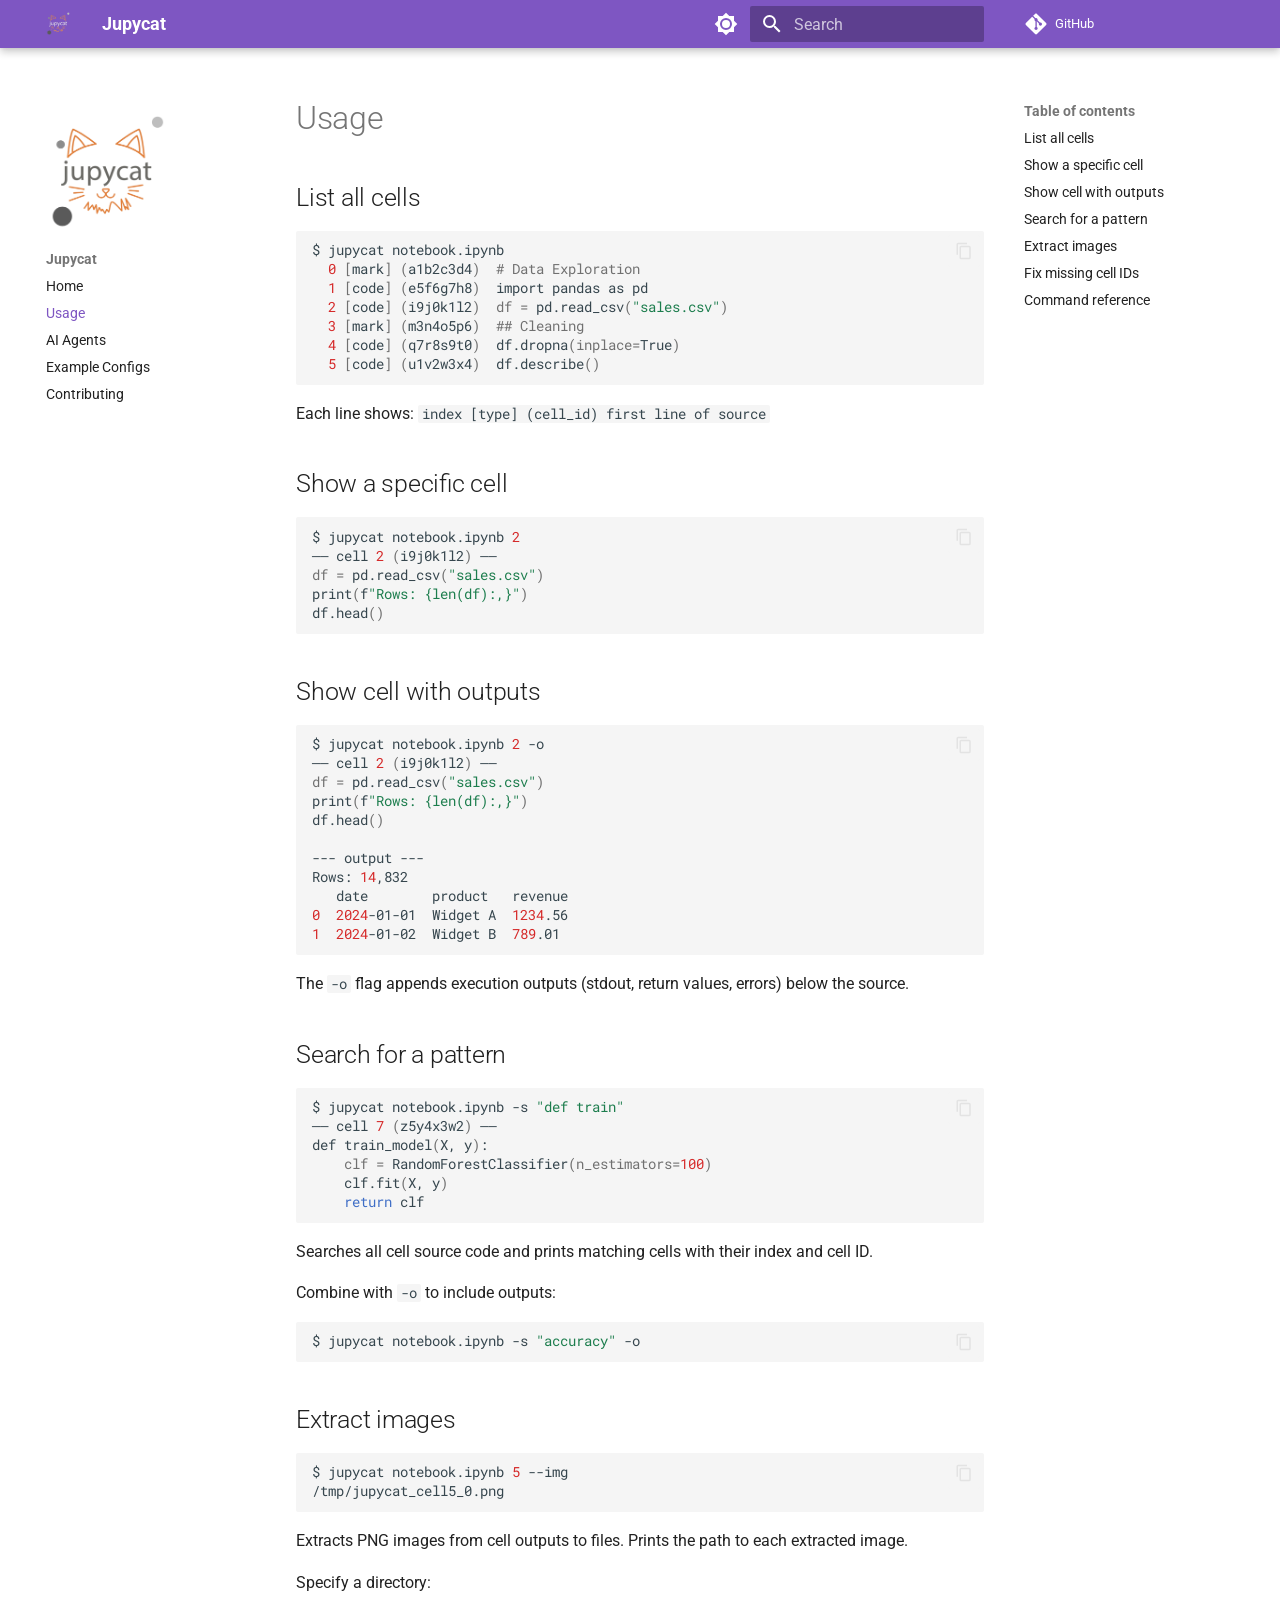
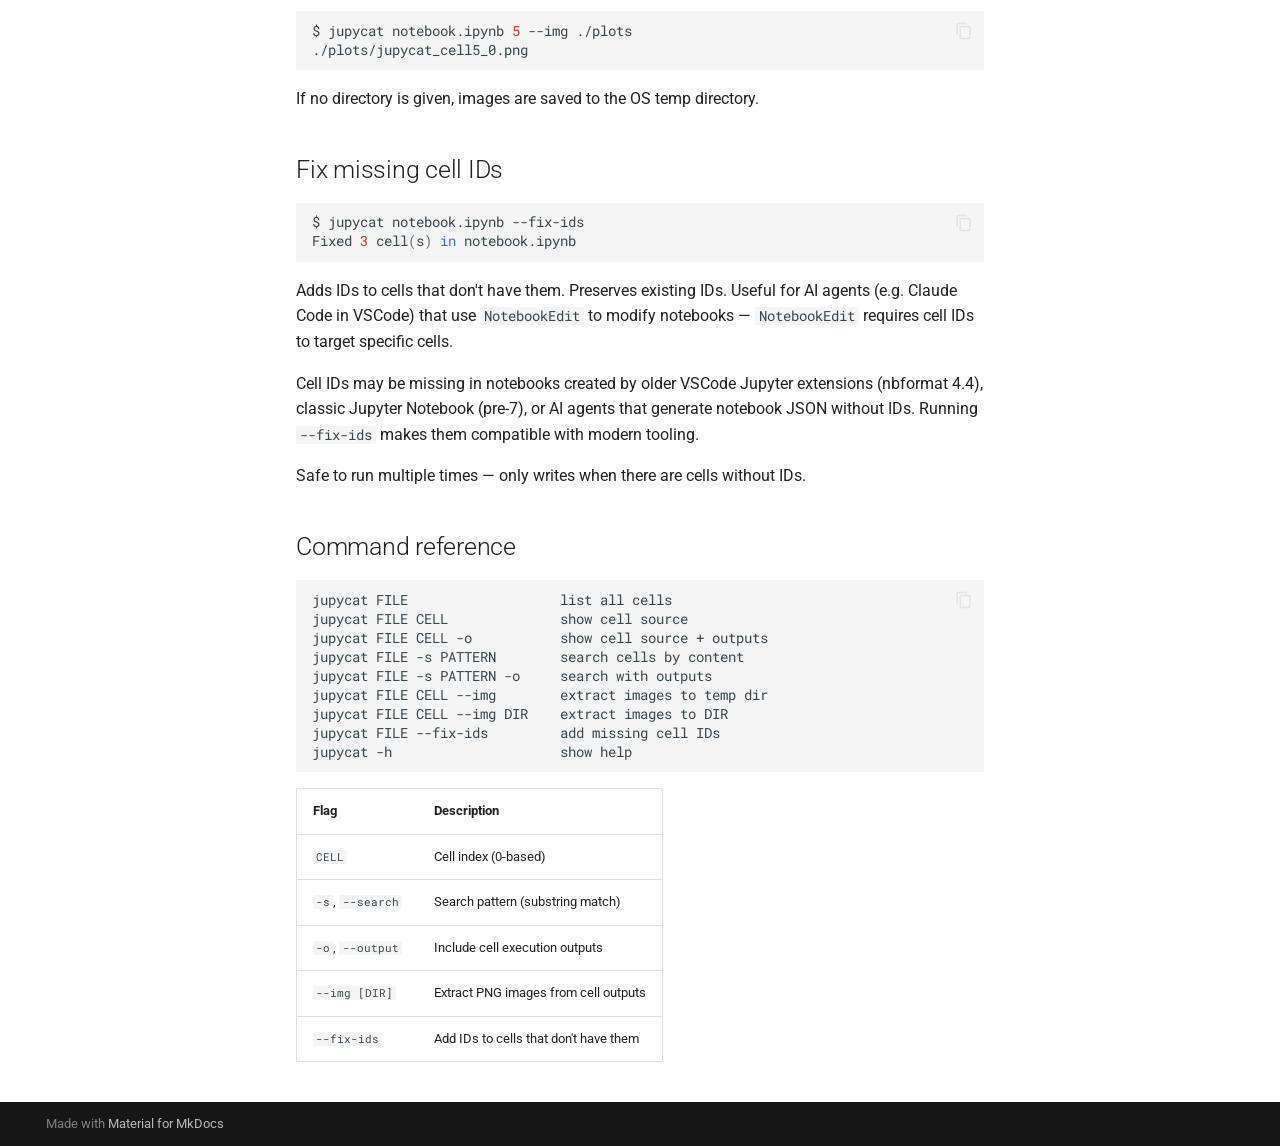
<file: usage/index.html>
<!doctype html>
<html lang="en" class="no-js">
  <head>
    
      <meta charset="utf-8">
      <meta name="viewport" content="width=device-width,initial-scale=1">
      
        <meta name="description" content="cat for Jupyter notebooks">
      
      
      
        <link rel="canonical" href="https://ebin7joseph.github.io/jupycat/usage/">
      
      
        <link rel="prev" href="..">
      
      
        <link rel="next" href="../ai-agents/">
      
      
        
      
      
      <link rel="icon" href="../assets/jupycat-dark.png">
      <meta name="generator" content="mkdocs-1.6.1, mkdocs-material-9.7.6">
    
    
      
        <title>Usage - Jupycat</title>
      
    
    
      <link rel="stylesheet" href="../assets/stylesheets/main.484c7ddc.min.css">
      
        
        <link rel="stylesheet" href="../assets/stylesheets/palette.ab4e12ef.min.css">
      
      


    
    
      
    
    
      
        
        
        <link rel="preconnect" href="https://fonts.gstatic.com" crossorigin>
        <link rel="stylesheet" href="https://fonts.googleapis.com/css?family=Roboto:300,300i,400,400i,700,700i%7CRoboto+Mono:400,400i,700,700i&display=fallback">
        <style>:root{--md-text-font:"Roboto";--md-code-font:"Roboto Mono"}</style>
      
    
    
      <link rel="stylesheet" href="../stylesheets/extra.css">
    
    <script>__md_scope=new URL("..",location),__md_hash=e=>[...e].reduce(((e,_)=>(e<<5)-e+_.charCodeAt(0)),0),__md_get=(e,_=localStorage,t=__md_scope)=>JSON.parse(_.getItem(t.pathname+"."+e)),__md_set=(e,_,t=localStorage,a=__md_scope)=>{try{t.setItem(a.pathname+"."+e,JSON.stringify(_))}catch(e){}}</script>
    
      

    
    
  <meta name="google-site-verification" content="TKPa6dahWH8y5U5fiJBGJ7oFYZO8ncH2Aoy2oWN04as">
  
  
  
  
  <meta property="og:type" content="website">
  <meta property="og:title" content="Usage — Jupycat">
  <meta property="og:description" content="cat for Jupyter notebooks">
  <meta property="og:url" content="https://ebin7joseph.github.io/jupycat/usage/">
  <meta property="og:image" content="https://ebin7joseph.github.io/jupycat/assets/social-card.png">
  <meta property="og:image:width" content="1280">
  <meta property="og:image:height" content="640">
  <meta name="twitter:card" content="summary_large_image">
  <meta name="twitter:title" content="Usage — Jupycat">
  <meta name="twitter:description" content="cat for Jupyter notebooks">
  <meta name="twitter:image" content="https://ebin7joseph.github.io/jupycat/assets/social-card.png">

  </head>
  
  
    
    
      
    
    
    
    
    <body dir="ltr" data-md-color-scheme="default" data-md-color-primary="deep-purple" data-md-color-accent="indigo">
  
    
    <input class="md-toggle" data-md-toggle="drawer" type="checkbox" id="__drawer" autocomplete="off">
    <input class="md-toggle" data-md-toggle="search" type="checkbox" id="__search" autocomplete="off">
    <label class="md-overlay" for="__drawer"></label>
    <div data-md-component="skip">
      
        
        <a href="#usage" class="md-skip">
          Skip to content
        </a>
      
    </div>
    <div data-md-component="announce">
      
    </div>
    
    
      

  

<header class="md-header md-header--shadow" data-md-component="header">
  <nav class="md-header__inner md-grid" aria-label="Header">
    <a href=".." title="Jupycat" class="md-header__button md-logo" aria-label="Jupycat" data-md-component="logo">
      
  <img src="../assets/jupycat-dark.png" alt="logo">

    </a>
    <label class="md-header__button md-icon" for="__drawer">
      
      <svg xmlns="http://www.w3.org/2000/svg" viewBox="0 0 24 24"><path d="M3 6h18v2H3zm0 5h18v2H3zm0 5h18v2H3z"/></svg>
    </label>
    <div class="md-header__title" data-md-component="header-title">
      <div class="md-header__ellipsis">
        <div class="md-header__topic">
          <span class="md-ellipsis">
            Jupycat
          </span>
        </div>
        <div class="md-header__topic" data-md-component="header-topic">
          <span class="md-ellipsis">
            
              Usage
            
          </span>
        </div>
      </div>
    </div>
    
      
        <form class="md-header__option" data-md-component="palette">
  
    
    
    
    <input class="md-option" data-md-color-media="" data-md-color-scheme="default" data-md-color-primary="deep-purple" data-md-color-accent="indigo"  aria-label="Switch to dark mode"  type="radio" name="__palette" id="__palette_0">
    
      <label class="md-header__button md-icon" title="Switch to dark mode" for="__palette_1" hidden>
        <svg xmlns="http://www.w3.org/2000/svg" viewBox="0 0 24 24"><path d="M12 8a4 4 0 0 0-4 4 4 4 0 0 0 4 4 4 4 0 0 0 4-4 4 4 0 0 0-4-4m0 10a6 6 0 0 1-6-6 6 6 0 0 1 6-6 6 6 0 0 1 6 6 6 6 0 0 1-6 6m8-9.31V4h-4.69L12 .69 8.69 4H4v4.69L.69 12 4 15.31V20h4.69L12 23.31 15.31 20H20v-4.69L23.31 12z"/></svg>
      </label>
    
  
    
    
    
    <input class="md-option" data-md-color-media="" data-md-color-scheme="slate" data-md-color-primary="deep-purple" data-md-color-accent="indigo"  aria-label="Switch to light mode"  type="radio" name="__palette" id="__palette_1">
    
      <label class="md-header__button md-icon" title="Switch to light mode" for="__palette_0" hidden>
        <svg xmlns="http://www.w3.org/2000/svg" viewBox="0 0 24 24"><path d="M12 18c-.89 0-1.74-.2-2.5-.55C11.56 16.5 13 14.42 13 12s-1.44-4.5-3.5-5.45C10.26 6.2 11.11 6 12 6a6 6 0 0 1 6 6 6 6 0 0 1-6 6m8-9.31V4h-4.69L12 .69 8.69 4H4v4.69L.69 12 4 15.31V20h4.69L12 23.31 15.31 20H20v-4.69L23.31 12z"/></svg>
      </label>
    
  
</form>
      
    
    
      <script>var palette=__md_get("__palette");if(palette&&palette.color){if("(prefers-color-scheme)"===palette.color.media){var media=matchMedia("(prefers-color-scheme: light)"),input=document.querySelector(media.matches?"[data-md-color-media='(prefers-color-scheme: light)']":"[data-md-color-media='(prefers-color-scheme: dark)']");palette.color.media=input.getAttribute("data-md-color-media"),palette.color.scheme=input.getAttribute("data-md-color-scheme"),palette.color.primary=input.getAttribute("data-md-color-primary"),palette.color.accent=input.getAttribute("data-md-color-accent")}for(var[key,value]of Object.entries(palette.color))document.body.setAttribute("data-md-color-"+key,value)}</script>
    
    
    
      
      
        <label class="md-header__button md-icon" for="__search">
          
          <svg xmlns="http://www.w3.org/2000/svg" viewBox="0 0 24 24"><path d="M9.5 3A6.5 6.5 0 0 1 16 9.5c0 1.61-.59 3.09-1.56 4.23l.27.27h.79l5 5-1.5 1.5-5-5v-.79l-.27-.27A6.52 6.52 0 0 1 9.5 16 6.5 6.5 0 0 1 3 9.5 6.5 6.5 0 0 1 9.5 3m0 2C7 5 5 7 5 9.5S7 14 9.5 14 14 12 14 9.5 12 5 9.5 5"/></svg>
        </label>
        <div class="md-search" data-md-component="search" role="dialog">
  <label class="md-search__overlay" for="__search"></label>
  <div class="md-search__inner" role="search">
    <form class="md-search__form" name="search">
      <input type="text" class="md-search__input" name="query" aria-label="Search" placeholder="Search" autocapitalize="off" autocorrect="off" autocomplete="off" spellcheck="false" data-md-component="search-query" required>
      <label class="md-search__icon md-icon" for="__search">
        
        <svg xmlns="http://www.w3.org/2000/svg" viewBox="0 0 24 24"><path d="M9.5 3A6.5 6.5 0 0 1 16 9.5c0 1.61-.59 3.09-1.56 4.23l.27.27h.79l5 5-1.5 1.5-5-5v-.79l-.27-.27A6.52 6.52 0 0 1 9.5 16 6.5 6.5 0 0 1 3 9.5 6.5 6.5 0 0 1 9.5 3m0 2C7 5 5 7 5 9.5S7 14 9.5 14 14 12 14 9.5 12 5 9.5 5"/></svg>
        
        <svg xmlns="http://www.w3.org/2000/svg" viewBox="0 0 24 24"><path d="M20 11v2H8l5.5 5.5-1.42 1.42L4.16 12l7.92-7.92L13.5 5.5 8 11z"/></svg>
      </label>
      <nav class="md-search__options" aria-label="Search">
        
        <button type="reset" class="md-search__icon md-icon" title="Clear" aria-label="Clear" tabindex="-1">
          
          <svg xmlns="http://www.w3.org/2000/svg" viewBox="0 0 24 24"><path d="M19 6.41 17.59 5 12 10.59 6.41 5 5 6.41 10.59 12 5 17.59 6.41 19 12 13.41 17.59 19 19 17.59 13.41 12z"/></svg>
        </button>
      </nav>
      
    </form>
    <div class="md-search__output">
      <div class="md-search__scrollwrap" tabindex="0" data-md-scrollfix>
        <div class="md-search-result" data-md-component="search-result">
          <div class="md-search-result__meta">
            Initializing search
          </div>
          <ol class="md-search-result__list" role="presentation"></ol>
        </div>
      </div>
    </div>
  </div>
</div>
      
    
    
      <div class="md-header__source">
        <a href="https://github.com/ebin7joseph/jupycat" title="Go to repository" class="md-source" data-md-component="source">
  <div class="md-source__icon md-icon">
    
    <svg xmlns="http://www.w3.org/2000/svg" viewBox="0 0 448 512"><!--! Font Awesome Free 7.1.0 by @fontawesome - https://fontawesome.com License - https://fontawesome.com/license/free (Icons: CC BY 4.0, Fonts: SIL OFL 1.1, Code: MIT License) Copyright 2025 Fonticons, Inc.--><path d="M439.6 236.1 244 40.5c-5.4-5.5-12.8-8.5-20.4-8.5s-15 3-20.4 8.4L162.5 81l51.5 51.5c27.1-9.1 52.7 16.8 43.4 43.7l49.7 49.7c34.2-11.8 61.2 31 35.5 56.7-26.5 26.5-70.2-2.9-56-37.3L240.3 199v121.9c25.3 12.5 22.3 41.8 9.1 55-6.4 6.4-15.2 10.1-24.3 10.1s-17.8-3.6-24.3-10.1c-17.6-17.6-11.1-46.9 11.2-56v-123c-20.8-8.5-24.6-30.7-18.6-45L142.6 101 8.5 235.1C3 240.6 0 247.9 0 255.5s3 15 8.5 20.4l195.6 195.7c5.4 5.4 12.7 8.4 20.4 8.4s15-3 20.4-8.4l194.7-194.7c5.4-5.4 8.4-12.8 8.4-20.4s-3-15-8.4-20.4"/></svg>
  </div>
  <div class="md-source__repository">
    GitHub
  </div>
</a>
      </div>
    
  </nav>
  
</header>
    
    <div class="md-container" data-md-component="container">
      
      
        
          
        
      
      <main class="md-main" data-md-component="main">
        <div class="md-main__inner md-grid">
          
            
              
              <div class="md-sidebar md-sidebar--primary" data-md-component="sidebar" data-md-type="navigation" >
                <div class="md-sidebar__scrollwrap">
                  <div class="md-sidebar__inner">
                    



<nav class="md-nav md-nav--primary" aria-label="Navigation" data-md-level="0">
  <label class="md-nav__title" for="__drawer">
    <a href=".." title="Jupycat" class="md-nav__button md-logo" aria-label="Jupycat" data-md-component="logo">
      
  <img src="../assets/jupycat-dark.png" alt="logo">

    </a>
    Jupycat
  </label>
  
    <div class="md-nav__source">
      <a href="https://github.com/ebin7joseph/jupycat" title="Go to repository" class="md-source" data-md-component="source">
  <div class="md-source__icon md-icon">
    
    <svg xmlns="http://www.w3.org/2000/svg" viewBox="0 0 448 512"><!--! Font Awesome Free 7.1.0 by @fontawesome - https://fontawesome.com License - https://fontawesome.com/license/free (Icons: CC BY 4.0, Fonts: SIL OFL 1.1, Code: MIT License) Copyright 2025 Fonticons, Inc.--><path d="M439.6 236.1 244 40.5c-5.4-5.5-12.8-8.5-20.4-8.5s-15 3-20.4 8.4L162.5 81l51.5 51.5c27.1-9.1 52.7 16.8 43.4 43.7l49.7 49.7c34.2-11.8 61.2 31 35.5 56.7-26.5 26.5-70.2-2.9-56-37.3L240.3 199v121.9c25.3 12.5 22.3 41.8 9.1 55-6.4 6.4-15.2 10.1-24.3 10.1s-17.8-3.6-24.3-10.1c-17.6-17.6-11.1-46.9 11.2-56v-123c-20.8-8.5-24.6-30.7-18.6-45L142.6 101 8.5 235.1C3 240.6 0 247.9 0 255.5s3 15 8.5 20.4l195.6 195.7c5.4 5.4 12.7 8.4 20.4 8.4s15-3 20.4-8.4l194.7-194.7c5.4-5.4 8.4-12.8 8.4-20.4s-3-15-8.4-20.4"/></svg>
  </div>
  <div class="md-source__repository">
    GitHub
  </div>
</a>
    </div>
  
  <ul class="md-nav__list" data-md-scrollfix>
    
      
      
  
  
  
  
    <li class="md-nav__item">
      <a href=".." class="md-nav__link">
        
  
  
  <span class="md-ellipsis">
    
  
    Home
  

    
  </span>
  
  

      </a>
    </li>
  

    
      
      
  
  
    
  
  
  
    <li class="md-nav__item md-nav__item--active">
      
      <input class="md-nav__toggle md-toggle" type="checkbox" id="__toc">
      
      
        
      
      
        <label class="md-nav__link md-nav__link--active" for="__toc">
          
  
  
  <span class="md-ellipsis">
    
  
    Usage
  

    
  </span>
  
  

          <span class="md-nav__icon md-icon"></span>
        </label>
      
      <a href="./" class="md-nav__link md-nav__link--active">
        
  
  
  <span class="md-ellipsis">
    
  
    Usage
  

    
  </span>
  
  

      </a>
      
        

<nav class="md-nav md-nav--secondary" aria-label="Table of contents">
  
  
  
    
  
  
    <label class="md-nav__title" for="__toc">
      <span class="md-nav__icon md-icon"></span>
      Table of contents
    </label>
    <ul class="md-nav__list" data-md-component="toc" data-md-scrollfix>
      
        <li class="md-nav__item">
  <a href="#list-all-cells" class="md-nav__link">
    <span class="md-ellipsis">
      
        List all cells
      
    </span>
  </a>
  
</li>
      
        <li class="md-nav__item">
  <a href="#show-a-specific-cell" class="md-nav__link">
    <span class="md-ellipsis">
      
        Show a specific cell
      
    </span>
  </a>
  
</li>
      
        <li class="md-nav__item">
  <a href="#show-cell-with-outputs" class="md-nav__link">
    <span class="md-ellipsis">
      
        Show cell with outputs
      
    </span>
  </a>
  
</li>
      
        <li class="md-nav__item">
  <a href="#search-for-a-pattern" class="md-nav__link">
    <span class="md-ellipsis">
      
        Search for a pattern
      
    </span>
  </a>
  
</li>
      
        <li class="md-nav__item">
  <a href="#extract-images" class="md-nav__link">
    <span class="md-ellipsis">
      
        Extract images
      
    </span>
  </a>
  
</li>
      
        <li class="md-nav__item">
  <a href="#fix-missing-cell-ids" class="md-nav__link">
    <span class="md-ellipsis">
      
        Fix missing cell IDs
      
    </span>
  </a>
  
</li>
      
        <li class="md-nav__item">
  <a href="#command-reference" class="md-nav__link">
    <span class="md-ellipsis">
      
        Command reference
      
    </span>
  </a>
  
</li>
      
    </ul>
  
</nav>
      
    </li>
  

    
      
      
  
  
  
  
    <li class="md-nav__item">
      <a href="../ai-agents/" class="md-nav__link">
        
  
  
  <span class="md-ellipsis">
    
  
    AI Agents
  

    
  </span>
  
  

      </a>
    </li>
  

    
      
      
  
  
  
  
    <li class="md-nav__item">
      <a href="../agents/" class="md-nav__link">
        
  
  
  <span class="md-ellipsis">
    
  
    Example Configs
  

    
  </span>
  
  

      </a>
    </li>
  

    
      
      
  
  
  
  
    <li class="md-nav__item">
      <a href="../contributing/" class="md-nav__link">
        
  
  
  <span class="md-ellipsis">
    
  
    Contributing
  

    
  </span>
  
  

      </a>
    </li>
  

    
  </ul>
</nav>
                  </div>
                </div>
              </div>
            
            
              
              <div class="md-sidebar md-sidebar--secondary" data-md-component="sidebar" data-md-type="toc" >
                <div class="md-sidebar__scrollwrap">
                  <div class="md-sidebar__inner">
                    

<nav class="md-nav md-nav--secondary" aria-label="Table of contents">
  
  
  
    
  
  
    <label class="md-nav__title" for="__toc">
      <span class="md-nav__icon md-icon"></span>
      Table of contents
    </label>
    <ul class="md-nav__list" data-md-component="toc" data-md-scrollfix>
      
        <li class="md-nav__item">
  <a href="#list-all-cells" class="md-nav__link">
    <span class="md-ellipsis">
      
        List all cells
      
    </span>
  </a>
  
</li>
      
        <li class="md-nav__item">
  <a href="#show-a-specific-cell" class="md-nav__link">
    <span class="md-ellipsis">
      
        Show a specific cell
      
    </span>
  </a>
  
</li>
      
        <li class="md-nav__item">
  <a href="#show-cell-with-outputs" class="md-nav__link">
    <span class="md-ellipsis">
      
        Show cell with outputs
      
    </span>
  </a>
  
</li>
      
        <li class="md-nav__item">
  <a href="#search-for-a-pattern" class="md-nav__link">
    <span class="md-ellipsis">
      
        Search for a pattern
      
    </span>
  </a>
  
</li>
      
        <li class="md-nav__item">
  <a href="#extract-images" class="md-nav__link">
    <span class="md-ellipsis">
      
        Extract images
      
    </span>
  </a>
  
</li>
      
        <li class="md-nav__item">
  <a href="#fix-missing-cell-ids" class="md-nav__link">
    <span class="md-ellipsis">
      
        Fix missing cell IDs
      
    </span>
  </a>
  
</li>
      
        <li class="md-nav__item">
  <a href="#command-reference" class="md-nav__link">
    <span class="md-ellipsis">
      
        Command reference
      
    </span>
  </a>
  
</li>
      
    </ul>
  
</nav>
                  </div>
                </div>
              </div>
            
          
          
            <div class="md-content" data-md-component="content">
              
              <article class="md-content__inner md-typeset">
                
                  


  
  


<h1 id="usage">Usage</h1>
<h2 id="list-all-cells">List all cells</h2>
<div class="highlight"><pre><span></span><code><a id="__codelineno-0-1" name="__codelineno-0-1" href="#__codelineno-0-1"></a>$<span class="w"> </span>jupycat<span class="w"> </span>notebook.ipynb
<a id="__codelineno-0-2" name="__codelineno-0-2" href="#__codelineno-0-2"></a><span class="w">  </span><span class="m">0</span><span class="w"> </span><span class="o">[</span>mark<span class="o">]</span><span class="w"> </span><span class="o">(</span>a1b2c3d4<span class="o">)</span><span class="w">  </span><span class="c1"># Data Exploration</span>
<a id="__codelineno-0-3" name="__codelineno-0-3" href="#__codelineno-0-3"></a><span class="w">  </span><span class="m">1</span><span class="w"> </span><span class="o">[</span>code<span class="o">]</span><span class="w"> </span><span class="o">(</span>e5f6g7h8<span class="o">)</span><span class="w">  </span>import<span class="w"> </span>pandas<span class="w"> </span>as<span class="w"> </span>pd
<a id="__codelineno-0-4" name="__codelineno-0-4" href="#__codelineno-0-4"></a><span class="w">  </span><span class="m">2</span><span class="w"> </span><span class="o">[</span>code<span class="o">]</span><span class="w"> </span><span class="o">(</span>i9j0k1l2<span class="o">)</span><span class="w">  </span><span class="nv">df</span><span class="w"> </span><span class="o">=</span><span class="w"> </span>pd.read_csv<span class="o">(</span><span class="s2">&quot;sales.csv&quot;</span><span class="o">)</span>
<a id="__codelineno-0-5" name="__codelineno-0-5" href="#__codelineno-0-5"></a><span class="w">  </span><span class="m">3</span><span class="w"> </span><span class="o">[</span>mark<span class="o">]</span><span class="w"> </span><span class="o">(</span>m3n4o5p6<span class="o">)</span><span class="w">  </span><span class="c1">## Cleaning</span>
<a id="__codelineno-0-6" name="__codelineno-0-6" href="#__codelineno-0-6"></a><span class="w">  </span><span class="m">4</span><span class="w"> </span><span class="o">[</span>code<span class="o">]</span><span class="w"> </span><span class="o">(</span>q7r8s9t0<span class="o">)</span><span class="w">  </span>df.dropna<span class="o">(</span><span class="nv">inplace</span><span class="o">=</span>True<span class="o">)</span>
<a id="__codelineno-0-7" name="__codelineno-0-7" href="#__codelineno-0-7"></a><span class="w">  </span><span class="m">5</span><span class="w"> </span><span class="o">[</span>code<span class="o">]</span><span class="w"> </span><span class="o">(</span>u1v2w3x4<span class="o">)</span><span class="w">  </span>df.describe<span class="o">()</span>
</code></pre></div>
<p>Each line shows: <code>index [type] (cell_id)  first line of source</code></p>
<h2 id="show-a-specific-cell">Show a specific cell</h2>
<div class="highlight"><pre><span></span><code><a id="__codelineno-1-1" name="__codelineno-1-1" href="#__codelineno-1-1"></a>$<span class="w"> </span>jupycat<span class="w"> </span>notebook.ipynb<span class="w"> </span><span class="m">2</span>
<a id="__codelineno-1-2" name="__codelineno-1-2" href="#__codelineno-1-2"></a>──<span class="w"> </span>cell<span class="w"> </span><span class="m">2</span><span class="w"> </span><span class="o">(</span>i9j0k1l2<span class="o">)</span><span class="w"> </span>──
<a id="__codelineno-1-3" name="__codelineno-1-3" href="#__codelineno-1-3"></a><span class="nv">df</span><span class="w"> </span><span class="o">=</span><span class="w"> </span>pd.read_csv<span class="o">(</span><span class="s2">&quot;sales.csv&quot;</span><span class="o">)</span>
<a id="__codelineno-1-4" name="__codelineno-1-4" href="#__codelineno-1-4"></a>print<span class="o">(</span>f<span class="s2">&quot;Rows: {len(df):,}&quot;</span><span class="o">)</span>
<a id="__codelineno-1-5" name="__codelineno-1-5" href="#__codelineno-1-5"></a>df.head<span class="o">()</span>
</code></pre></div>
<h2 id="show-cell-with-outputs">Show cell with outputs</h2>
<div class="highlight"><pre><span></span><code><a id="__codelineno-2-1" name="__codelineno-2-1" href="#__codelineno-2-1"></a>$<span class="w"> </span>jupycat<span class="w"> </span>notebook.ipynb<span class="w"> </span><span class="m">2</span><span class="w"> </span>-o
<a id="__codelineno-2-2" name="__codelineno-2-2" href="#__codelineno-2-2"></a>──<span class="w"> </span>cell<span class="w"> </span><span class="m">2</span><span class="w"> </span><span class="o">(</span>i9j0k1l2<span class="o">)</span><span class="w"> </span>──
<a id="__codelineno-2-3" name="__codelineno-2-3" href="#__codelineno-2-3"></a><span class="nv">df</span><span class="w"> </span><span class="o">=</span><span class="w"> </span>pd.read_csv<span class="o">(</span><span class="s2">&quot;sales.csv&quot;</span><span class="o">)</span>
<a id="__codelineno-2-4" name="__codelineno-2-4" href="#__codelineno-2-4"></a>print<span class="o">(</span>f<span class="s2">&quot;Rows: {len(df):,}&quot;</span><span class="o">)</span>
<a id="__codelineno-2-5" name="__codelineno-2-5" href="#__codelineno-2-5"></a>df.head<span class="o">()</span>
<a id="__codelineno-2-6" name="__codelineno-2-6" href="#__codelineno-2-6"></a>
<a id="__codelineno-2-7" name="__codelineno-2-7" href="#__codelineno-2-7"></a>---<span class="w"> </span>output<span class="w"> </span>---
<a id="__codelineno-2-8" name="__codelineno-2-8" href="#__codelineno-2-8"></a>Rows:<span class="w"> </span><span class="m">14</span>,832
<a id="__codelineno-2-9" name="__codelineno-2-9" href="#__codelineno-2-9"></a><span class="w">   </span>date<span class="w">        </span>product<span class="w">   </span>revenue
<a id="__codelineno-2-10" name="__codelineno-2-10" href="#__codelineno-2-10"></a><span class="m">0</span><span class="w">  </span><span class="m">2024</span>-01-01<span class="w">  </span>Widget<span class="w"> </span>A<span class="w">  </span><span class="m">1234</span>.56
<a id="__codelineno-2-11" name="__codelineno-2-11" href="#__codelineno-2-11"></a><span class="m">1</span><span class="w">  </span><span class="m">2024</span>-01-02<span class="w">  </span>Widget<span class="w"> </span>B<span class="w">  </span><span class="m">789</span>.01
</code></pre></div>
<p>The <code>-o</code> flag appends execution outputs (stdout, return values, errors) below the source.</p>
<h2 id="search-for-a-pattern">Search for a pattern</h2>
<div class="highlight"><pre><span></span><code><a id="__codelineno-3-1" name="__codelineno-3-1" href="#__codelineno-3-1"></a>$<span class="w"> </span>jupycat<span class="w"> </span>notebook.ipynb<span class="w"> </span>-s<span class="w"> </span><span class="s2">&quot;def train&quot;</span>
<a id="__codelineno-3-2" name="__codelineno-3-2" href="#__codelineno-3-2"></a>──<span class="w"> </span>cell<span class="w"> </span><span class="m">7</span><span class="w"> </span><span class="o">(</span>z5y4x3w2<span class="o">)</span><span class="w"> </span>──
<a id="__codelineno-3-3" name="__codelineno-3-3" href="#__codelineno-3-3"></a>def<span class="w"> </span>train_model<span class="o">(</span>X,<span class="w"> </span>y<span class="o">)</span>:
<a id="__codelineno-3-4" name="__codelineno-3-4" href="#__codelineno-3-4"></a><span class="w">    </span><span class="nv">clf</span><span class="w"> </span><span class="o">=</span><span class="w"> </span>RandomForestClassifier<span class="o">(</span><span class="nv">n_estimators</span><span class="o">=</span><span class="m">100</span><span class="o">)</span>
<a id="__codelineno-3-5" name="__codelineno-3-5" href="#__codelineno-3-5"></a><span class="w">    </span>clf.fit<span class="o">(</span>X,<span class="w"> </span>y<span class="o">)</span>
<a id="__codelineno-3-6" name="__codelineno-3-6" href="#__codelineno-3-6"></a><span class="w">    </span><span class="k">return</span><span class="w"> </span>clf
</code></pre></div>
<p>Searches all cell source code and prints matching cells with their index and cell ID.</p>
<p>Combine with <code>-o</code> to include outputs:</p>
<div class="highlight"><pre><span></span><code><a id="__codelineno-4-1" name="__codelineno-4-1" href="#__codelineno-4-1"></a>$<span class="w"> </span>jupycat<span class="w"> </span>notebook.ipynb<span class="w"> </span>-s<span class="w"> </span><span class="s2">&quot;accuracy&quot;</span><span class="w"> </span>-o
</code></pre></div>
<h2 id="extract-images">Extract images</h2>
<div class="highlight"><pre><span></span><code><a id="__codelineno-5-1" name="__codelineno-5-1" href="#__codelineno-5-1"></a>$<span class="w"> </span>jupycat<span class="w"> </span>notebook.ipynb<span class="w"> </span><span class="m">5</span><span class="w"> </span>--img
<a id="__codelineno-5-2" name="__codelineno-5-2" href="#__codelineno-5-2"></a>/tmp/jupycat_cell5_0.png
</code></pre></div>
<p>Extracts PNG images from cell outputs to files. Prints the path to each extracted image.</p>
<p>Specify a directory:</p>
<div class="highlight"><pre><span></span><code><a id="__codelineno-6-1" name="__codelineno-6-1" href="#__codelineno-6-1"></a>$<span class="w"> </span>jupycat<span class="w"> </span>notebook.ipynb<span class="w"> </span><span class="m">5</span><span class="w"> </span>--img<span class="w"> </span>./plots
<a id="__codelineno-6-2" name="__codelineno-6-2" href="#__codelineno-6-2"></a>./plots/jupycat_cell5_0.png
</code></pre></div>
<p>If no directory is given, images are saved to the OS temp directory.</p>
<h2 id="fix-missing-cell-ids">Fix missing cell IDs</h2>
<div class="highlight"><pre><span></span><code><a id="__codelineno-7-1" name="__codelineno-7-1" href="#__codelineno-7-1"></a>$<span class="w"> </span>jupycat<span class="w"> </span>notebook.ipynb<span class="w"> </span>--fix-ids
<a id="__codelineno-7-2" name="__codelineno-7-2" href="#__codelineno-7-2"></a>Fixed<span class="w"> </span><span class="m">3</span><span class="w"> </span>cell<span class="o">(</span>s<span class="o">)</span><span class="w"> </span><span class="k">in</span><span class="w"> </span>notebook.ipynb
</code></pre></div>
<p>Adds IDs to cells that don't have them. Preserves existing IDs. Useful for AI agents (e.g. Claude Code in VSCode) that use <code>NotebookEdit</code> to modify notebooks — <code>NotebookEdit</code> requires cell IDs to target specific cells.</p>
<p>Cell IDs may be missing in notebooks created by older VSCode Jupyter extensions (nbformat 4.4), classic Jupyter Notebook (pre-7), or AI agents that generate notebook JSON without IDs. Running <code>--fix-ids</code> makes them compatible with modern tooling.</p>
<p>Safe to run multiple times — only writes when there are cells without IDs.</p>
<h2 id="command-reference">Command reference</h2>
<div class="highlight"><pre><span></span><code><a id="__codelineno-8-1" name="__codelineno-8-1" href="#__codelineno-8-1"></a>jupycat FILE                   list all cells
<a id="__codelineno-8-2" name="__codelineno-8-2" href="#__codelineno-8-2"></a>jupycat FILE CELL              show cell source
<a id="__codelineno-8-3" name="__codelineno-8-3" href="#__codelineno-8-3"></a>jupycat FILE CELL -o           show cell source + outputs
<a id="__codelineno-8-4" name="__codelineno-8-4" href="#__codelineno-8-4"></a>jupycat FILE -s PATTERN        search cells by content
<a id="__codelineno-8-5" name="__codelineno-8-5" href="#__codelineno-8-5"></a>jupycat FILE -s PATTERN -o     search with outputs
<a id="__codelineno-8-6" name="__codelineno-8-6" href="#__codelineno-8-6"></a>jupycat FILE CELL --img        extract images to temp dir
<a id="__codelineno-8-7" name="__codelineno-8-7" href="#__codelineno-8-7"></a>jupycat FILE CELL --img DIR    extract images to DIR
<a id="__codelineno-8-8" name="__codelineno-8-8" href="#__codelineno-8-8"></a>jupycat FILE --fix-ids         add missing cell IDs
<a id="__codelineno-8-9" name="__codelineno-8-9" href="#__codelineno-8-9"></a>jupycat -h                     show help
</code></pre></div>
<table>
<thead>
<tr>
<th>Flag</th>
<th>Description</th>
</tr>
</thead>
<tbody>
<tr>
<td><code>CELL</code></td>
<td>Cell index (0-based)</td>
</tr>
<tr>
<td><code>-s</code>, <code>--search</code></td>
<td>Search pattern (substring match)</td>
</tr>
<tr>
<td><code>-o</code>, <code>--output</code></td>
<td>Include cell execution outputs</td>
</tr>
<tr>
<td><code>--img [DIR]</code></td>
<td>Extract PNG images from cell outputs</td>
</tr>
<tr>
<td><code>--fix-ids</code></td>
<td>Add IDs to cells that don't have them</td>
</tr>
</tbody>
</table>












                
              </article>
            </div>
          
          
<script>var target=document.getElementById(location.hash.slice(1));target&&target.name&&(target.checked=target.name.startsWith("__tabbed_"))</script>
        </div>
        
      </main>
      
        <footer class="md-footer">
  
  <div class="md-footer-meta md-typeset">
    <div class="md-footer-meta__inner md-grid">
      <div class="md-copyright">
  
  
    Made with
    <a href="https://squidfunk.github.io/mkdocs-material/" target="_blank" rel="noopener">
      Material for MkDocs
    </a>
  
</div>
      
    </div>
  </div>
</footer>
      
    </div>
    <div class="md-dialog" data-md-component="dialog">
      <div class="md-dialog__inner md-typeset"></div>
    </div>
    
    
    
      
      
      <script id="__config" type="application/json">{"annotate": null, "base": "..", "features": ["content.code.copy"], "search": "../assets/javascripts/workers/search.2c215733.min.js", "tags": null, "translations": {"clipboard.copied": "Copied to clipboard", "clipboard.copy": "Copy to clipboard", "search.result.more.one": "1 more on this page", "search.result.more.other": "# more on this page", "search.result.none": "No matching documents", "search.result.one": "1 matching document", "search.result.other": "# matching documents", "search.result.placeholder": "Type to start searching", "search.result.term.missing": "Missing", "select.version": "Select version"}, "version": null}</script>
    
    
      <script src="../assets/javascripts/bundle.79ae519e.min.js"></script>
      
    
  </body>
</html>
</file>
<file: stylesheets/extra.css>
.md-typeset .highlight,
.md-typeset pre > code,
.md-typeset code {
  border: none;
  box-shadow: none;
}

.md-sidebar--primary .md-sidebar__scrollwrap::before {
  content: "";
  display: block;
  height: 120px;
  margin: 0.6rem 0.6rem 0.8rem;
  background-repeat: no-repeat;
  background-position: left center;
  background-size: contain;
  background-image: url("../assets/jupycat.png");
}

[data-md-color-scheme="slate"] .md-sidebar--primary .md-sidebar__scrollwrap::before {
  background-image: url("../assets/jupycat-dark.png");
}
</file>
<file: assets/stylesheets/main.484c7ddc.min.css>
@charset "UTF-8";html{-webkit-text-size-adjust:none;-moz-text-size-adjust:none;text-size-adjust:none;box-sizing:border-box}*,:after,:before{box-sizing:inherit}@media (prefers-reduced-motion){*,:after,:before{transition:none!important}}body{margin:0}a,button,input,label{-webkit-tap-highlight-color:transparent}a{color:inherit;text-decoration:none}hr{border:0;box-sizing:initial;display:block;height:.05rem;overflow:visible;padding:0}small{font-size:80%}sub,sup{line-height:1em}img{border-style:none}table{border-collapse:initial;border-spacing:0}td,th{font-weight:400;vertical-align:top}button{background:#0000;border:0;font-family:inherit;font-size:inherit;margin:0;padding:0}input{border:0;outline:none}:root{--md-primary-fg-color:#4051b5;--md-primary-fg-color--light:#5d6cc0;--md-primary-fg-color--dark:#303fa1;--md-primary-bg-color:#fff;--md-primary-bg-color--light:#ffffffb3;--md-accent-fg-color:#526cfe;--md-accent-fg-color--transparent:#526cfe1a;--md-accent-bg-color:#fff;--md-accent-bg-color--light:#ffffffb3}[data-md-color-scheme=default]{color-scheme:light}[data-md-color-scheme=default] img[src$="#gh-dark-mode-only"],[data-md-color-scheme=default] img[src$="#only-dark"]{display:none}:root,[data-md-color-scheme=default]{--md-hue:225deg;--md-default-fg-color:#000000de;--md-default-fg-color--light:#0000008a;--md-default-fg-color--lighter:#00000052;--md-default-fg-color--lightest:#00000012;--md-default-bg-color:#fff;--md-default-bg-color--light:#ffffffb3;--md-default-bg-color--lighter:#ffffff4d;--md-default-bg-color--lightest:#ffffff1f;--md-code-fg-color:#36464e;--md-code-bg-color:#f5f5f5;--md-code-bg-color--light:#f5f5f5b3;--md-code-bg-color--lighter:#f5f5f54d;--md-code-hl-color:#4287ff;--md-code-hl-color--light:#4287ff1a;--md-code-hl-number-color:#d52a2a;--md-code-hl-special-color:#db1457;--md-code-hl-function-color:#a846b9;--md-code-hl-constant-color:#6e59d9;--md-code-hl-keyword-color:#3f6ec6;--md-code-hl-string-color:#1c7d4d;--md-code-hl-name-color:var(--md-code-fg-color);--md-code-hl-operator-color:var(--md-default-fg-color--light);--md-code-hl-punctuation-color:var(--md-default-fg-color--light);--md-code-hl-comment-color:var(--md-default-fg-color--light);--md-code-hl-generic-color:var(--md-default-fg-color--light);--md-code-hl-variable-color:var(--md-default-fg-color--light);--md-typeset-color:var(--md-default-fg-color);--md-typeset-a-color:var(--md-primary-fg-color);--md-typeset-del-color:#f5503d26;--md-typeset-ins-color:#0bd57026;--md-typeset-kbd-color:#fafafa;--md-typeset-kbd-accent-color:#fff;--md-typeset-kbd-border-color:#b8b8b8;--md-typeset-mark-color:#ffff0080;--md-typeset-table-color:#0000001f;--md-typeset-table-color--light:rgba(0,0,0,.035);--md-admonition-fg-color:var(--md-default-fg-color);--md-admonition-bg-color:var(--md-default-bg-color);--md-warning-fg-color:#000000de;--md-warning-bg-color:#ff9;--md-footer-fg-color:#fff;--md-footer-fg-color--light:#ffffffb3;--md-footer-fg-color--lighter:#ffffff73;--md-footer-bg-color:#000000de;--md-footer-bg-color--dark:#00000052;--md-shadow-z1:0 0.2rem 0.5rem #0000000d,0 0 0.05rem #0000001a;--md-shadow-z2:0 0.2rem 0.5rem #0000001a,0 0 0.05rem #00000040;--md-shadow-z3:0 0.2rem 0.5rem #0003,0 0 0.05rem #00000059}.md-icon svg{fill:currentcolor;display:block;height:1.2rem;width:1.2rem}body{-webkit-font-smoothing:antialiased;-moz-osx-font-smoothing:grayscale;--md-text-font-family:var(--md-text-font,_),-apple-system,BlinkMacSystemFont,Helvetica,Arial,sans-serif;--md-code-font-family:var(--md-code-font,_),SFMono-Regular,Consolas,Menlo,monospace}aside,body,input{font-feature-settings:"kern","liga";color:var(--md-typeset-color);font-family:var(--md-text-font-family)}code,kbd,pre{font-feature-settings:"kern";font-family:var(--md-code-font-family)}:root{--md-typeset-table-sort-icon:url('data:image/svg+xml;charset=utf-8,<svg xmlns="http://www.w3.org/2000/svg" viewBox="0 0 24 24"><path d="m18 21-4-4h3V7h-3l4-4 4 4h-3v10h3M2 19v-2h10v2M2 13v-2h7v2M2 7V5h4v2z"/></svg>');--md-typeset-table-sort-icon--asc:url('data:image/svg+xml;charset=utf-8,<svg xmlns="http://www.w3.org/2000/svg" viewBox="0 0 24 24"><path d="M19 17h3l-4 4-4-4h3V3h2M2 17h10v2H2M6 5v2H2V5m0 6h7v2H2z"/></svg>');--md-typeset-table-sort-icon--desc:url('data:image/svg+xml;charset=utf-8,<svg xmlns="http://www.w3.org/2000/svg" viewBox="0 0 24 24"><path d="M19 7h3l-4-4-4 4h3v14h2M2 17h10v2H2M6 5v2H2V5m0 6h7v2H2z"/></svg>')}.md-typeset{-webkit-print-color-adjust:exact;color-adjust:exact;font-size:.8rem;line-height:1.6;overflow-wrap:break-word}@media print{.md-typeset{font-size:.68rem}}.md-typeset blockquote,.md-typeset dl,.md-typeset figure,.md-typeset ol,.md-typeset pre,.md-typeset ul{margin-bottom:1em;margin-top:1em}.md-typeset h1{color:var(--md-default-fg-color--light);font-size:2em;line-height:1.3;margin:0 0 1.25em}.md-typeset h1,.md-typeset h2{font-weight:300;letter-spacing:-.01em}.md-typeset h2{font-size:1.5625em;line-height:1.4;margin:1.6em 0 .64em}.md-typeset h3{font-size:1.25em;font-weight:400;letter-spacing:-.01em;line-height:1.5;margin:1.6em 0 .8em}.md-typeset h2+h3{margin-top:.8em}.md-typeset h4{font-weight:700;letter-spacing:-.01em;margin:1em 0}.md-typeset h5,.md-typeset h6{color:var(--md-default-fg-color--light);font-size:.8em;font-weight:700;letter-spacing:-.01em;margin:1.25em 0}.md-typeset h5{text-transform:uppercase}.md-typeset h5 code{text-transform:none}.md-typeset hr{border-bottom:.05rem solid var(--md-default-fg-color--lightest);display:flow-root;margin:1.5em 0}.md-typeset a{color:var(--md-typeset-a-color);word-break:break-word}.md-typeset a,.md-typeset a:before{transition:color 125ms}.md-typeset a:focus,.md-typeset a:hover{color:var(--md-accent-fg-color)}.md-typeset a:focus code,.md-typeset a:hover code{background-color:var(--md-accent-fg-color--transparent);color:var(--md-accent-fg-color)}.md-typeset a code{color:var(--md-typeset-a-color)}.md-typeset a.focus-visible{outline-color:var(--md-accent-fg-color);outline-offset:.2rem}.md-typeset code,.md-typeset kbd,.md-typeset pre{color:var(--md-code-fg-color);direction:ltr;font-variant-ligatures:none;transition:background-color 125ms}@media print{.md-typeset code,.md-typeset kbd,.md-typeset pre{white-space:pre-wrap}}.md-typeset code{background-color:var(--md-code-bg-color);border-radius:.1rem;-webkit-box-decoration-break:clone;box-decoration-break:clone;font-size:.85em;padding:0 .2941176471em;transition:color 125ms,background-color 125ms;word-break:break-word}.md-typeset code:not(.focus-visible){-webkit-tap-highlight-color:transparent;outline:none}.md-typeset pre{display:flow-root;line-height:1.4;position:relative}.md-typeset pre>code{-webkit-box-decoration-break:slice;box-decoration-break:slice;box-shadow:none;display:block;margin:0;outline-color:var(--md-accent-fg-color);overflow:auto;padding:.7720588235em 1.1764705882em;scrollbar-color:var(--md-default-fg-color--lighter) #0000;scrollbar-width:thin;touch-action:auto;word-break:normal}.md-typeset pre>code:hover{scrollbar-color:var(--md-accent-fg-color) #0000}.md-typeset pre>code::-webkit-scrollbar{height:.2rem;width:.2rem}.md-typeset pre>code::-webkit-scrollbar-thumb{background-color:var(--md-default-fg-color--lighter)}.md-typeset pre>code::-webkit-scrollbar-thumb:hover{background-color:var(--md-accent-fg-color)}.md-typeset kbd{background-color:var(--md-typeset-kbd-color);border-radius:.1rem;box-shadow:0 .1rem 0 .05rem var(--md-typeset-kbd-border-color),0 .1rem 0 var(--md-typeset-kbd-border-color),0 -.1rem .2rem var(--md-typeset-kbd-accent-color) inset;color:var(--md-default-fg-color);display:inline-block;font-size:.75em;padding:0 .6666666667em;vertical-align:text-top;word-break:break-word}.md-typeset mark{background-color:var(--md-typeset-mark-color);-webkit-box-decoration-break:clone;box-decoration-break:clone;color:inherit;word-break:break-word}.md-typeset abbr{cursor:help;text-decoration:none}.md-typeset [data-preview],.md-typeset abbr{border-bottom:.05rem dotted var(--md-default-fg-color--light)}.md-typeset small{opacity:.75}[dir=ltr] .md-typeset sub,[dir=ltr] .md-typeset sup{margin-left:.078125em}[dir=rtl] .md-typeset sub,[dir=rtl] .md-typeset sup{margin-right:.078125em}[dir=ltr] .md-typeset blockquote{padding-left:.6rem}[dir=rtl] .md-typeset blockquote{padding-right:.6rem}[dir=ltr] .md-typeset blockquote{border-left:.2rem solid var(--md-default-fg-color--lighter)}[dir=rtl] .md-typeset blockquote{border-right:.2rem solid var(--md-default-fg-color--lighter)}.md-typeset blockquote{color:var(--md-default-fg-color--light);margin-left:0;margin-right:0}.md-typeset ul{list-style-type:disc}.md-typeset ul[type]{list-style-type:revert-layer}[dir=ltr] .md-typeset ol,[dir=ltr] .md-typeset ul{margin-left:.625em}[dir=rtl] .md-typeset ol,[dir=rtl] .md-typeset ul{margin-right:.625em}.md-typeset ol,.md-typeset ul{padding:0}.md-typeset ol:not([hidden]),.md-typeset ul:not([hidden]){display:flow-root}.md-typeset ol ol,.md-typeset ul ol{list-style-type:lower-alpha}.md-typeset ol ol ol,.md-typeset ul ol ol{list-style-type:lower-roman}.md-typeset ol ol ol ol,.md-typeset ul ol ol ol{list-style-type:upper-alpha}.md-typeset ol ol ol ol ol,.md-typeset ul ol ol ol ol{list-style-type:upper-roman}.md-typeset ol[type],.md-typeset ul[type]{list-style-type:revert-layer}[dir=ltr] .md-typeset ol li,[dir=ltr] .md-typeset ul li{margin-left:1.25em}[dir=rtl] .md-typeset ol li,[dir=rtl] .md-typeset ul li{margin-right:1.25em}.md-typeset ol li,.md-typeset ul li{margin-bottom:.5em}.md-typeset ol li blockquote,.md-typeset ol li p,.md-typeset ul li blockquote,.md-typeset ul li p{margin:.5em 0}.md-typeset ol li:last-child,.md-typeset ul li:last-child{margin-bottom:0}[dir=ltr] .md-typeset ol li ol,[dir=ltr] .md-typeset ol li ul,[dir=ltr] .md-typeset ul li ol,[dir=ltr] .md-typeset ul li ul{margin-left:.625em}[dir=rtl] .md-typeset ol li ol,[dir=rtl] .md-typeset ol li ul,[dir=rtl] .md-typeset ul li ol,[dir=rtl] .md-typeset ul li ul{margin-right:.625em}.md-typeset ol li ol,.md-typeset ol li ul,.md-typeset ul li ol,.md-typeset ul li ul{margin-bottom:.5em;margin-top:.5em}[dir=ltr] .md-typeset dd{margin-left:1.875em}[dir=rtl] .md-typeset dd{margin-right:1.875em}.md-typeset dd{margin-bottom:1.5em;margin-top:1em}.md-typeset img,.md-typeset svg,.md-typeset video{height:auto;max-width:100%}.md-typeset img[align=left]{margin:1em 1em 1em 0}.md-typeset img[align=right]{margin:1em 0 1em 1em}.md-typeset img[align]:only-child{margin-top:0}.md-typeset figure{display:flow-root;margin:1em auto;max-width:100%;text-align:center;width:fit-content}.md-typeset figure img{display:block;margin:0 auto}.md-typeset figcaption{font-style:italic;margin:1em auto;max-width:24rem}.md-typeset iframe{max-width:100%}.md-typeset table:not([class]){background-color:var(--md-default-bg-color);border:.05rem solid var(--md-typeset-table-color);border-radius:.1rem;display:inline-block;font-size:.64rem;max-width:100%;overflow:auto;touch-action:auto}@media print{.md-typeset table:not([class]){display:table}}.md-typeset table:not([class])+*{margin-top:1.5em}.md-typeset table:not([class]) td>:first-child,.md-typeset table:not([class]) th>:first-child{margin-top:0}.md-typeset table:not([class]) td>:last-child,.md-typeset table:not([class]) th>:last-child{margin-bottom:0}.md-typeset table:not([class]) td:not([align]),.md-typeset table:not([class]) th:not([align]){text-align:left}[dir=rtl] .md-typeset table:not([class]) td:not([align]),[dir=rtl] .md-typeset table:not([class]) th:not([align]){text-align:right}.md-typeset table:not([class]) th{font-weight:700;min-width:5rem;padding:.9375em 1.25em;vertical-align:top}.md-typeset table:not([class]) td{border-top:.05rem solid var(--md-typeset-table-color);padding:.9375em 1.25em;vertical-align:top}.md-typeset table:not([class]) tbody tr{transition:background-color 125ms}.md-typeset table:not([class]) tbody tr:hover{background-color:var(--md-typeset-table-color--light);box-shadow:0 .05rem 0 var(--md-default-bg-color) inset}.md-typeset table:not([class]) a{word-break:normal}.md-typeset table th[role=columnheader]{cursor:pointer}[dir=ltr] .md-typeset table th[role=columnheader]:after{margin-left:.5em}[dir=rtl] .md-typeset table th[role=columnheader]:after{margin-right:.5em}.md-typeset table th[role=columnheader]:after{content:"";display:inline-block;height:1.2em;-webkit-mask-image:var(--md-typeset-table-sort-icon);mask-image:var(--md-typeset-table-sort-icon);-webkit-mask-repeat:no-repeat;mask-repeat:no-repeat;-webkit-mask-size:contain;mask-size:contain;transition:background-color 125ms;vertical-align:text-bottom;width:1.2em}.md-typeset table th[role=columnheader]:hover:after{background-color:var(--md-default-fg-color--lighter)}.md-typeset table th[role=columnheader][aria-sort=ascending]:after{background-color:var(--md-default-fg-color--light);-webkit-mask-image:var(--md-typeset-table-sort-icon--asc);mask-image:var(--md-typeset-table-sort-icon--asc)}.md-typeset table th[role=columnheader][aria-sort=descending]:after{background-color:var(--md-default-fg-color--light);-webkit-mask-image:var(--md-typeset-table-sort-icon--desc);mask-image:var(--md-typeset-table-sort-icon--desc)}.md-typeset__scrollwrap{margin:1em -.8rem;overflow-x:auto;touch-action:auto}.md-typeset__table{display:inline-block;margin-bottom:.5em;padding:0 .8rem}@media print{.md-typeset__table{display:block}}html .md-typeset__table table{display:table;margin:0;overflow:hidden;width:100%}@media screen and (max-width:44.984375em){.md-content__inner>pre{margin:1em -.8rem}.md-content__inner>pre code{border-radius:0}}.md-typeset .md-author{border-radius:100%;display:block;flex-shrink:0;height:1.6rem;overflow:hidden;position:relative;transition:color 125ms,transform 125ms;width:1.6rem}.md-typeset .md-author img{display:block}.md-typeset .md-author--more{background:var(--md-default-fg-color--lightest);color:var(--md-default-fg-color--lighter);font-size:.6rem;font-weight:700;line-height:1.6rem;text-align:center}.md-typeset .md-author--long{height:2.4rem;width:2.4rem}.md-typeset a.md-author{transform:scale(1)}.md-typeset a.md-author img{border-radius:100%;filter:grayscale(100%) opacity(75%);transition:filter 125ms}.md-typeset a.md-author:focus,.md-typeset a.md-author:hover{transform:scale(1.1);z-index:1}.md-typeset a.md-author:focus img,.md-typeset a.md-author:hover img{filter:grayscale(0)}.md-banner{background-color:var(--md-footer-bg-color);color:var(--md-footer-fg-color);overflow:auto}@media print{.md-banner{display:none}}.md-banner--warning{background-color:var(--md-warning-bg-color);color:var(--md-warning-fg-color)}.md-banner__inner{font-size:.7rem;margin:.6rem auto;padding:0 .8rem}[dir=ltr] .md-banner__button{float:right}[dir=rtl] .md-banner__button{float:left}.md-banner__button{color:inherit;cursor:pointer;transition:opacity .25s}.no-js .md-banner__button{display:none}.md-banner__button:hover{opacity:.7}html{font-size:125%;height:100%;overflow-x:hidden}@media screen and (min-width:100em){html{font-size:137.5%}}@media screen and (min-width:125em){html{font-size:150%}}body{background-color:var(--md-default-bg-color);display:flex;flex-direction:column;font-size:.5rem;min-height:100%;position:relative;width:100%}@media print{body{display:block}}@media screen and (max-width:59.984375em){body[data-md-scrolllock]{position:fixed}}.md-grid{margin-left:auto;margin-right:auto;max-width:61rem}.md-container{display:flex;flex-direction:column;flex-grow:1}@media print{.md-container{display:block}}.md-main{flex-grow:1}.md-main__inner{display:flex;height:100%;margin-top:1.5rem}.md-ellipsis{overflow:hidden;text-overflow:ellipsis}.md-toggle{display:none}.md-option{height:0;opacity:0;position:absolute;width:0}.md-option:checked+label:not([hidden]){display:block}.md-option.focus-visible+label{outline-color:var(--md-accent-fg-color);outline-style:auto}.md-skip{background-color:var(--md-default-fg-color);border-radius:.1rem;color:var(--md-default-bg-color);font-size:.64rem;margin:.5rem;opacity:0;outline-color:var(--md-accent-fg-color);padding:.3rem .5rem;position:fixed;transform:translateY(.4rem);z-index:-1}.md-skip:focus{opacity:1;transform:translateY(0);transition:transform .25s cubic-bezier(.4,0,.2,1),opacity 175ms 75ms;z-index:10}@page{margin:25mm}:root{--md-clipboard-icon:url('data:image/svg+xml;charset=utf-8,<svg xmlns="http://www.w3.org/2000/svg" viewBox="0 0 24 24"><path d="M19 21H8V7h11m0-2H8a2 2 0 0 0-2 2v14a2 2 0 0 0 2 2h11a2 2 0 0 0 2-2V7a2 2 0 0 0-2-2m-3-4H4a2 2 0 0 0-2 2v14h2V3h12z"/></svg>')}.md-clipboard{border-radius:.1rem;color:var(--md-default-fg-color--lightest);cursor:pointer;height:1.5em;outline-color:var(--md-accent-fg-color);outline-offset:.1rem;transition:color .25s;width:1.5em;z-index:1}@media print{.md-clipboard{display:none}}.md-clipboard:not(.focus-visible){-webkit-tap-highlight-color:transparent;outline:none}:hover>.md-clipboard{color:var(--md-default-fg-color--light)}.md-clipboard:focus,.md-clipboard:hover{color:var(--md-accent-fg-color)}.md-clipboard:after{background-color:currentcolor;content:"";display:block;height:1.125em;margin:0 auto;-webkit-mask-image:var(--md-clipboard-icon);mask-image:var(--md-clipboard-icon);-webkit-mask-position:center;mask-position:center;-webkit-mask-repeat:no-repeat;mask-repeat:no-repeat;-webkit-mask-size:contain;mask-size:contain;width:1.125em}.md-clipboard--inline{cursor:pointer}.md-clipboard--inline code{transition:color .25s,background-color .25s}.md-clipboard--inline:focus code,.md-clipboard--inline:hover code{background-color:var(--md-accent-fg-color--transparent);color:var(--md-accent-fg-color)}:root{--md-code-select-icon:url('data:image/svg+xml;charset=utf-8,<svg xmlns="http://www.w3.org/2000/svg" viewBox="0 0 24 24"><path d="M19 19h-4v2h4c1.1 0 2-.9 2-2v-4h-2m0-12h-4v2h4v4h2V5c0-1.1-.9-2-2-2M5 5h4V3H5c-1.1 0-2 .9-2 2v4h2m0 6H3v4c0 1.1.9 2 2 2h4v-2H5zm2-4h2v2H7zm4 0h2v2h-2zm4 0h2v2h-2zM7 7h2v2H7zm4 0h2v2h-2zm4 0h2v2h-2zm-8 8h2v2H7zm4 0h2v2h-2zm4 0h2v2h-2z"/></svg>');--md-code-copy-icon:url('data:image/svg+xml;charset=utf-8,<svg xmlns="http://www.w3.org/2000/svg" viewBox="0 0 24 24"><path d="M19 21H8V7h11m0-2H8a2 2 0 0 0-2 2v14a2 2 0 0 0 2 2h11a2 2 0 0 0 2-2V7a2 2 0 0 0-2-2m-3-4H4a2 2 0 0 0-2 2v14h2V3h12z"/></svg>')}.md-typeset .md-code__content{display:grid}.md-code__nav{background-color:var(--md-code-bg-color--lighter);border-radius:.1rem;display:flex;gap:.2rem;padding:.2rem;position:absolute;right:.25em;top:.25em;transition:background-color .25s;z-index:1}:hover>.md-code__nav{background-color:var(--md-code-bg-color--light)}.md-code__button{color:var(--md-default-fg-color--lightest);cursor:pointer;display:block;height:1.5em;outline-color:var(--md-accent-fg-color);outline-offset:.1rem;transition:color .25s;width:1.5em}:hover>*>.md-code__button{color:var(--md-default-fg-color--light)}.md-code__button.focus-visible,.md-code__button:hover{color:var(--md-accent-fg-color)}.md-code__button--active{color:var(--md-default-fg-color)!important}.md-code__button:after{background-color:currentcolor;content:"";display:block;height:1.125em;margin:0 auto;-webkit-mask-position:center;mask-position:center;-webkit-mask-repeat:no-repeat;mask-repeat:no-repeat;-webkit-mask-size:contain;mask-size:contain;width:1.125em}.md-code__button[data-md-type=select]:after{-webkit-mask-image:var(--md-code-select-icon);mask-image:var(--md-code-select-icon)}.md-code__button[data-md-type=copy]:after{-webkit-mask-image:var(--md-code-copy-icon);mask-image:var(--md-code-copy-icon)}@keyframes consent{0%{opacity:0;transform:translateY(100%)}to{opacity:1;transform:translateY(0)}}@keyframes overlay{0%{opacity:0}to{opacity:1}}.md-consent__overlay{animation:overlay .25s both;-webkit-backdrop-filter:blur(.1rem);backdrop-filter:blur(.1rem);background-color:#0000008a;height:100%;opacity:1;position:fixed;top:0;width:100%;z-index:5}.md-consent__inner{animation:consent .5s cubic-bezier(.1,.7,.1,1) both;background-color:var(--md-default-bg-color);border:0;border-radius:.1rem;bottom:0;box-shadow:0 0 .2rem #0000001a,0 .2rem .4rem #0003;max-height:100%;overflow:auto;padding:0;position:fixed;width:100%;z-index:5}.md-consent__form{padding:.8rem}.md-consent__settings{display:none;margin:1em 0}input:checked+.md-consent__settings{display:block}.md-consent__controls{margin-bottom:.8rem}.md-typeset .md-consent__controls .md-button{display:inline}@media screen and (max-width:44.984375em){.md-typeset .md-consent__controls .md-button{display:block;margin-top:.4rem;text-align:center;width:100%}}.md-consent label{cursor:pointer}.md-content{flex-grow:1;min-width:0}.md-content__inner{margin:0 .8rem 1.2rem;padding-top:.6rem}@media screen and (min-width:76.25em){[dir=ltr] .md-sidebar--primary:not([hidden])~.md-content>.md-content__inner{margin-left:1.2rem}[dir=ltr] .md-sidebar--secondary:not([hidden])~.md-content>.md-content__inner,[dir=rtl] .md-sidebar--primary:not([hidden])~.md-content>.md-content__inner{margin-right:1.2rem}[dir=rtl] .md-sidebar--secondary:not([hidden])~.md-content>.md-content__inner{margin-left:1.2rem}}.md-content__inner:before{content:"";display:block;height:.4rem}.md-content__inner>:last-child{margin-bottom:0}[dir=ltr] .md-content__button{float:right}[dir=rtl] .md-content__button{float:left}[dir=ltr] .md-content__button{margin-left:.4rem}[dir=rtl] .md-content__button{margin-right:.4rem}.md-content__button{margin:.4rem 0;padding:0}@media print{.md-content__button{display:none}}.md-typeset .md-content__button{color:var(--md-default-fg-color--lighter)}.md-content__button svg{display:inline;vertical-align:top}[dir=rtl] .md-content__button svg{transform:scaleX(-1)}[dir=ltr] .md-dialog{right:.8rem}[dir=rtl] .md-dialog{left:.8rem}.md-dialog{background-color:var(--md-default-fg-color);border-radius:.1rem;bottom:.8rem;box-shadow:var(--md-shadow-z3);min-width:11.1rem;opacity:0;padding:.4rem .6rem;pointer-events:none;position:fixed;transform:translateY(100%);transition:transform 0ms .4s,opacity .4s;z-index:4}@media print{.md-dialog{display:none}}.md-dialog--active{opacity:1;pointer-events:auto;transform:translateY(0);transition:transform .4s cubic-bezier(.075,.85,.175,1),opacity .4s}.md-dialog__inner{color:var(--md-default-bg-color);font-size:.7rem}.md-feedback{margin:2em 0 1em;text-align:center}.md-feedback fieldset{border:none;margin:0;padding:0}.md-feedback__title{font-weight:700;margin:1em auto}.md-feedback__inner{position:relative}.md-feedback__list{display:flex;flex-wrap:wrap;place-content:baseline center;position:relative}.md-feedback__list:hover .md-icon:not(:disabled){color:var(--md-default-fg-color--lighter)}:disabled .md-feedback__list{min-height:1.8rem}.md-feedback__icon{color:var(--md-default-fg-color--light);cursor:pointer;flex-shrink:0;margin:0 .1rem;transition:color 125ms}.md-feedback__icon:not(:disabled).md-icon:hover{color:var(--md-accent-fg-color)}.md-feedback__icon:disabled{color:var(--md-default-fg-color--lightest);pointer-events:none}.md-feedback__note{opacity:0;position:relative;transform:translateY(.4rem);transition:transform .4s cubic-bezier(.1,.7,.1,1),opacity .15s}.md-feedback__note>*{margin:0 auto;max-width:16rem}:disabled .md-feedback__note{opacity:1;transform:translateY(0)}@media print{.md-feedback{display:none}}.md-footer{background-color:var(--md-footer-bg-color);color:var(--md-footer-fg-color)}@media print{.md-footer{display:none}}.md-footer__inner{justify-content:space-between;overflow:auto;padding:.2rem}.md-footer__inner:not([hidden]){display:flex}.md-footer__link{align-items:end;display:flex;flex-grow:0.01;margin-bottom:.4rem;margin-top:1rem;max-width:100%;outline-color:var(--md-accent-fg-color);overflow:hidden;transition:opacity .25s}.md-footer__link:focus,.md-footer__link:hover{opacity:.7}[dir=rtl] .md-footer__link svg{transform:scaleX(-1)}@media screen and (max-width:44.984375em){.md-footer__link--prev{flex-shrink:0}.md-footer__link--prev .md-footer__title{display:none}}[dir=ltr] .md-footer__link--next{margin-left:auto}[dir=rtl] .md-footer__link--next{margin-right:auto}.md-footer__link--next{text-align:right}[dir=rtl] .md-footer__link--next{text-align:left}.md-footer__title{flex-grow:1;font-size:.9rem;margin-bottom:.7rem;max-width:calc(100% - 2.4rem);padding:0 1rem;white-space:nowrap}.md-footer__button{margin:.2rem;padding:.4rem}.md-footer__direction{font-size:.64rem;opacity:.7}.md-footer-meta{background-color:var(--md-footer-bg-color--dark)}.md-footer-meta__inner{display:flex;flex-wrap:wrap;justify-content:space-between;padding:.2rem}html .md-footer-meta.md-typeset a{color:var(--md-footer-fg-color--light)}html .md-footer-meta.md-typeset a:focus,html .md-footer-meta.md-typeset a:hover{color:var(--md-footer-fg-color)}.md-copyright{color:var(--md-footer-fg-color--lighter);font-size:.64rem;margin:auto .6rem;padding:.4rem 0;width:100%}@media screen and (min-width:45em){.md-copyright{width:auto}}.md-copyright__highlight{color:var(--md-footer-fg-color--light)}.md-social{display:inline-flex;gap:.2rem;margin:0 .4rem;padding:.2rem 0 .6rem}@media screen and (min-width:45em){.md-social{padding:.6rem 0}}.md-social__link{display:inline-block;height:1.6rem;text-align:center;width:1.6rem}.md-social__link:before{line-height:1.9}.md-social__link svg{fill:currentcolor;max-height:.8rem;vertical-align:-25%}.md-typeset .md-button{border:.1rem solid;border-radius:.1rem;color:var(--md-primary-fg-color);cursor:pointer;display:inline-block;font-weight:700;padding:.625em 2em;transition:color 125ms,background-color 125ms,border-color 125ms}.md-typeset .md-button--primary{background-color:var(--md-primary-fg-color);border-color:var(--md-primary-fg-color);color:var(--md-primary-bg-color)}.md-typeset .md-button:focus,.md-typeset .md-button:hover{background-color:var(--md-accent-fg-color);border-color:var(--md-accent-fg-color);color:var(--md-accent-bg-color)}[dir=ltr] .md-typeset .md-input{border-top-left-radius:.1rem}[dir=ltr] .md-typeset .md-input,[dir=rtl] .md-typeset .md-input{border-top-right-radius:.1rem}[dir=rtl] .md-typeset .md-input{border-top-left-radius:.1rem}.md-typeset .md-input{border-bottom:.1rem solid var(--md-default-fg-color--lighter);box-shadow:var(--md-shadow-z1);font-size:.8rem;height:1.8rem;padding:0 .6rem;transition:border .25s,box-shadow .25s}.md-typeset .md-input:focus,.md-typeset .md-input:hover{border-bottom-color:var(--md-accent-fg-color);box-shadow:var(--md-shadow-z2)}.md-typeset .md-input--stretch{width:100%}.md-header{background-color:var(--md-primary-fg-color);box-shadow:0 0 .2rem #0000,0 .2rem .4rem #0000;color:var(--md-primary-bg-color);display:block;left:0;position:sticky;right:0;top:0;z-index:4}@media print{.md-header{display:none}}.md-header[hidden]{transform:translateY(-100%);transition:transform .25s cubic-bezier(.8,0,.6,1),box-shadow .25s}.md-header--shadow{box-shadow:0 0 .2rem #0000001a,0 .2rem .4rem #0003;transition:transform .25s cubic-bezier(.1,.7,.1,1),box-shadow .25s}.md-header__inner{align-items:center;display:flex;padding:0 .2rem}.md-header__button{color:currentcolor;cursor:pointer;margin:.2rem;outline-color:var(--md-accent-fg-color);padding:.4rem;position:relative;transition:opacity .25s;vertical-align:middle;z-index:1}.md-header__button:hover{opacity:.7}.md-header__button:not([hidden]){display:inline-block}.md-header__button:not(.focus-visible){-webkit-tap-highlight-color:transparent;outline:none}.md-header__button.md-logo{margin:.2rem;padding:.4rem}@media screen and (max-width:76.234375em){.md-header__button.md-logo{display:none}}.md-header__button.md-logo img,.md-header__button.md-logo svg{fill:currentcolor;display:block;height:1.2rem;width:auto}@media screen and (min-width:60em){.md-header__button[for=__search]{display:none}}.no-js .md-header__button[for=__search]{display:none}[dir=rtl] .md-header__button[for=__search] svg{transform:scaleX(-1)}@media screen and (min-width:76.25em){.md-header__button[for=__drawer]{display:none}}.md-header__topic{display:flex;max-width:100%;position:absolute;transition:transform .4s cubic-bezier(.1,.7,.1,1),opacity .15s;white-space:nowrap}.md-header__topic+.md-header__topic{opacity:0;pointer-events:none;transform:translateX(1.25rem);transition:transform .4s cubic-bezier(1,.7,.1,.1),opacity .15s;z-index:-1}[dir=rtl] .md-header__topic+.md-header__topic{transform:translateX(-1.25rem)}.md-header__topic:first-child{font-weight:700}[dir=ltr] .md-header__title{margin-left:1rem;margin-right:.4rem}[dir=rtl] .md-header__title{margin-left:.4rem;margin-right:1rem}.md-header__title{flex-grow:1;font-size:.9rem;height:2.4rem;line-height:2.4rem}.md-header__title--active .md-header__topic{opacity:0;pointer-events:none;transform:translateX(-1.25rem);transition:transform .4s cubic-bezier(1,.7,.1,.1),opacity .15s;z-index:-1}[dir=rtl] .md-header__title--active .md-header__topic{transform:translateX(1.25rem)}.md-header__title--active .md-header__topic+.md-header__topic{opacity:1;pointer-events:auto;transform:translateX(0);transition:transform .4s cubic-bezier(.1,.7,.1,1),opacity .15s;z-index:0}.md-header__title>.md-header__ellipsis{height:100%;position:relative;width:100%}.md-header__option{display:flex;flex-shrink:0;max-width:100%;transition:max-width 0ms .25s,opacity .25s .25s;white-space:nowrap}[data-md-toggle=search]:checked~.md-header .md-header__option{max-width:0;opacity:0;transition:max-width 0ms,opacity 0ms}.md-header__option>input{bottom:0}.md-header__source{display:none}@media screen and (min-width:60em){[dir=ltr] .md-header__source{margin-left:1rem}[dir=rtl] .md-header__source{margin-right:1rem}.md-header__source{display:block;max-width:11.7rem;width:11.7rem}}@media screen and (min-width:76.25em){[dir=ltr] .md-header__source{margin-left:1.4rem}[dir=rtl] .md-header__source{margin-right:1.4rem}}.md-meta{color:var(--md-default-fg-color--light);font-size:.7rem;line-height:1.3}.md-meta__list{display:inline-flex;flex-wrap:wrap;list-style:none;margin:0;padding:0}.md-meta__item:not(:last-child):after{content:"·";margin-left:.2rem;margin-right:.2rem}.md-meta__link{color:var(--md-typeset-a-color)}.md-meta__link:focus,.md-meta__link:hover{color:var(--md-accent-fg-color)}.md-draft{background-color:#ff1744;border-radius:.125em;color:#fff;display:inline-block;font-weight:700;padding-left:.5714285714em;padding-right:.5714285714em}:root{--md-nav-icon--prev:url('data:image/svg+xml;charset=utf-8,<svg xmlns="http://www.w3.org/2000/svg" viewBox="0 0 24 24"><path d="M20 11v2H8l5.5 5.5-1.42 1.42L4.16 12l7.92-7.92L13.5 5.5 8 11z"/></svg>');--md-nav-icon--next:url('data:image/svg+xml;charset=utf-8,<svg xmlns="http://www.w3.org/2000/svg" viewBox="0 0 24 24"><path d="M8.59 16.58 13.17 12 8.59 7.41 10 6l6 6-6 6z"/></svg>');--md-toc-icon:url('data:image/svg+xml;charset=utf-8,<svg xmlns="http://www.w3.org/2000/svg" viewBox="0 0 24 24"><path d="M3 9h14V7H3zm0 4h14v-2H3zm0 4h14v-2H3zm16 0h2v-2h-2zm0-10v2h2V7zm0 6h2v-2h-2z"/></svg>')}.md-nav{font-size:.7rem;line-height:1.3}.md-nav__title{color:var(--md-default-fg-color--light);display:block;font-weight:700;overflow:hidden;padding:0 .6rem;text-overflow:ellipsis}.md-nav__title .md-nav__button{display:none}.md-nav__title .md-nav__button img{height:100%;width:auto}.md-nav__title .md-nav__button.md-logo img,.md-nav__title .md-nav__button.md-logo svg{fill:currentcolor;display:block;height:2.4rem;max-width:100%;object-fit:contain;width:auto}.md-nav__list{list-style:none;margin:0;padding:0}.md-nav__link{align-items:flex-start;display:flex;gap:.4rem;margin-top:.625em;scroll-snap-align:start;transition:color 125ms}.md-nav__link--passed,.md-nav__link--passed code{color:var(--md-default-fg-color--light)}.md-nav__item .md-nav__link--active,.md-nav__item .md-nav__link--active code{color:var(--md-typeset-a-color)}.md-nav__link .md-ellipsis{position:relative}.md-nav__link .md-ellipsis code{word-break:normal}[dir=ltr] .md-nav__link .md-icon:last-child{margin-left:auto}[dir=rtl] .md-nav__link .md-icon:last-child{margin-right:auto}.md-nav__link .md-typeset{font-size:.7rem;line-height:1.3}.md-nav__link svg{fill:currentcolor;flex-shrink:0;height:1.3em;position:relative}.md-nav__link[for]:focus,.md-nav__link[for]:hover,.md-nav__link[href]:focus,.md-nav__link[href]:hover{color:var(--md-accent-fg-color);cursor:pointer}.md-nav__link[for]:focus code,.md-nav__link[for]:hover code,.md-nav__link[href]:focus code,.md-nav__link[href]:hover code{background-color:var(--md-accent-fg-color--transparent);color:var(--md-accent-fg-color)}.md-nav__link.focus-visible{outline-color:var(--md-accent-fg-color);outline-offset:.2rem}.md-nav--primary .md-nav__link[for=__toc]{display:none}.md-nav--primary .md-nav__link[for=__toc] .md-icon:after{background-color:currentcolor;display:block;height:100%;-webkit-mask-image:var(--md-toc-icon);mask-image:var(--md-toc-icon);width:100%}.md-nav--primary .md-nav__link[for=__toc]~.md-nav{display:none}.md-nav__container>.md-nav__link{margin-top:0}.md-nav__container>.md-nav__link:first-child{flex-grow:1;min-width:0}.md-nav__icon{flex-shrink:0}.md-nav__source{display:none}@media screen and (max-width:76.234375em){.md-nav--primary,.md-nav--primary .md-nav{background-color:var(--md-default-bg-color);display:flex;flex-direction:column;height:100%;left:0;position:absolute;right:0;top:0;z-index:1}.md-nav--primary .md-nav__item,.md-nav--primary .md-nav__title{font-size:.8rem;line-height:1.5}.md-nav--primary .md-nav__title{background-color:var(--md-default-fg-color--lightest);color:var(--md-default-fg-color--light);cursor:pointer;height:5.6rem;line-height:2.4rem;padding:3rem .8rem .2rem;position:relative;white-space:nowrap}[dir=ltr] .md-nav--primary .md-nav__title .md-nav__icon{left:.4rem}[dir=rtl] .md-nav--primary .md-nav__title .md-nav__icon{right:.4rem}.md-nav--primary .md-nav__title .md-nav__icon{display:block;height:1.2rem;margin:.2rem;position:absolute;top:.4rem;width:1.2rem}.md-nav--primary .md-nav__title .md-nav__icon:after{background-color:currentcolor;content:"";display:block;height:100%;-webkit-mask-image:var(--md-nav-icon--prev);mask-image:var(--md-nav-icon--prev);-webkit-mask-position:center;mask-position:center;-webkit-mask-repeat:no-repeat;mask-repeat:no-repeat;-webkit-mask-size:contain;mask-size:contain;width:100%}.md-nav--primary .md-nav__title~.md-nav__list{background-color:var(--md-default-bg-color);box-shadow:0 .05rem 0 var(--md-default-fg-color--lightest) inset;overflow-y:auto;scroll-snap-type:y mandatory;touch-action:pan-y}.md-nav--primary .md-nav__title~.md-nav__list>:first-child{border-top:0}.md-nav--primary .md-nav__title[for=__drawer]{background-color:var(--md-primary-fg-color);color:var(--md-primary-bg-color);font-weight:700}.md-nav--primary .md-nav__title .md-logo{display:block;left:.2rem;margin:.2rem;padding:.4rem;position:absolute;right:.2rem;top:.2rem}.md-nav--primary .md-nav__list{flex:1}.md-nav--primary .md-nav__item{border-top:.05rem solid var(--md-default-fg-color--lightest)}.md-nav--primary .md-nav__item--active>.md-nav__link{color:var(--md-typeset-a-color)}.md-nav--primary .md-nav__item--active>.md-nav__link:focus,.md-nav--primary .md-nav__item--active>.md-nav__link:hover{color:var(--md-accent-fg-color)}.md-nav--primary .md-nav__link{margin-top:0;padding:.6rem .8rem}.md-nav--primary .md-nav__link svg{margin-top:.1em}.md-nav--primary .md-nav__link>.md-nav__link{padding:0}[dir=ltr] .md-nav--primary .md-nav__link .md-nav__icon{margin-right:-.2rem}[dir=rtl] .md-nav--primary .md-nav__link .md-nav__icon{margin-left:-.2rem}.md-nav--primary .md-nav__link .md-nav__icon{font-size:1.2rem;height:1.2rem;width:1.2rem}.md-nav--primary .md-nav__link .md-nav__icon:after{background-color:currentcolor;content:"";display:block;height:100%;-webkit-mask-image:var(--md-nav-icon--next);mask-image:var(--md-nav-icon--next);-webkit-mask-position:center;mask-position:center;-webkit-mask-repeat:no-repeat;mask-repeat:no-repeat;-webkit-mask-size:contain;mask-size:contain;width:100%}[dir=rtl] .md-nav--primary .md-nav__icon:after{transform:scale(-1)}.md-nav--primary .md-nav--secondary .md-nav{background-color:initial;position:static}[dir=ltr] .md-nav--primary .md-nav--secondary .md-nav .md-nav__link{padding-left:1.4rem}[dir=rtl] .md-nav--primary .md-nav--secondary .md-nav .md-nav__link{padding-right:1.4rem}[dir=ltr] .md-nav--primary .md-nav--secondary .md-nav .md-nav .md-nav__link{padding-left:2rem}[dir=rtl] .md-nav--primary .md-nav--secondary .md-nav .md-nav .md-nav__link{padding-right:2rem}[dir=ltr] .md-nav--primary .md-nav--secondary .md-nav .md-nav .md-nav .md-nav__link{padding-left:2.6rem}[dir=rtl] .md-nav--primary .md-nav--secondary .md-nav .md-nav .md-nav .md-nav__link{padding-right:2.6rem}[dir=ltr] .md-nav--primary .md-nav--secondary .md-nav .md-nav .md-nav .md-nav .md-nav__link{padding-left:3.2rem}[dir=rtl] .md-nav--primary .md-nav--secondary .md-nav .md-nav .md-nav .md-nav .md-nav__link{padding-right:3.2rem}.md-nav--secondary{background-color:initial}.md-nav__toggle~.md-nav{display:flex;opacity:0;transform:translateX(100%);transition:transform .25s cubic-bezier(.8,0,.6,1),opacity 125ms 50ms}[dir=rtl] .md-nav__toggle~.md-nav{transform:translateX(-100%)}.md-nav__toggle:checked~.md-nav{opacity:1;transform:translateX(0);transition:transform .25s cubic-bezier(.4,0,.2,1),opacity 125ms 125ms}.md-nav__toggle:checked~.md-nav>.md-nav__list{backface-visibility:hidden}}@media screen and (max-width:59.984375em){.md-nav--primary .md-nav__link[for=__toc]{display:flex}.md-nav--primary .md-nav__link[for=__toc] .md-icon:after{content:""}.md-nav--primary .md-nav__link[for=__toc]+.md-nav__link{display:none}.md-nav--primary .md-nav__link[for=__toc]~.md-nav{display:flex}.md-nav__source{background-color:var(--md-primary-fg-color--dark);color:var(--md-primary-bg-color);display:block;padding:0 .2rem}}@media screen and (min-width:60em) and (max-width:76.234375em){.md-nav--integrated .md-nav__link[for=__toc]{display:flex}.md-nav--integrated .md-nav__link[for=__toc] .md-icon:after{content:""}.md-nav--integrated .md-nav__link[for=__toc]+.md-nav__link{display:none}.md-nav--integrated .md-nav__link[for=__toc]~.md-nav{display:flex}}@media screen and (min-width:60em){.md-nav{margin-bottom:-.4rem}.md-nav--secondary .md-nav__title{background:var(--md-default-bg-color);box-shadow:0 0 .4rem .4rem var(--md-default-bg-color);position:sticky;top:0;z-index:1}.md-nav--secondary .md-nav__title[for=__toc]{scroll-snap-align:start}.md-nav--secondary .md-nav__title .md-nav__icon{display:none}[dir=ltr] .md-nav--secondary .md-nav__list{padding-left:.6rem}[dir=rtl] .md-nav--secondary .md-nav__list{padding-right:.6rem}.md-nav--secondary .md-nav__list{padding-bottom:.4rem}[dir=ltr] .md-nav--secondary .md-nav__item>.md-nav__link{margin-right:.4rem}[dir=rtl] .md-nav--secondary .md-nav__item>.md-nav__link{margin-left:.4rem}}@media screen and (min-width:76.25em){.md-nav{margin-bottom:-.4rem;transition:max-height .25s cubic-bezier(.86,0,.07,1)}.md-nav--primary .md-nav__title{background:var(--md-default-bg-color);box-shadow:0 0 .4rem .4rem var(--md-default-bg-color);position:sticky;top:0;z-index:1}.md-nav--primary .md-nav__title[for=__drawer]{scroll-snap-align:start}.md-nav--primary .md-nav__title .md-nav__icon{display:none}[dir=ltr] .md-nav--primary .md-nav__list{padding-left:.6rem}[dir=rtl] .md-nav--primary .md-nav__list{padding-right:.6rem}.md-nav--primary .md-nav__list{padding-bottom:.4rem}[dir=ltr] .md-nav--primary .md-nav__item>.md-nav__link{margin-right:.4rem}[dir=rtl] .md-nav--primary .md-nav__item>.md-nav__link{margin-left:.4rem}.md-nav__toggle~.md-nav{display:grid;grid-template-rows:minmax(.4rem,0fr);opacity:0;transition:grid-template-rows .25s cubic-bezier(.86,0,.07,1),opacity .25s,visibility 0ms .25s;visibility:collapse}.md-nav__toggle~.md-nav>.md-nav__list{overflow:hidden}.md-nav__toggle.md-toggle--indeterminate~.md-nav,.md-nav__toggle:checked~.md-nav{grid-template-rows:minmax(.4rem,1fr);opacity:1;transition:grid-template-rows .25s cubic-bezier(.86,0,.07,1),opacity .15s .1s,visibility 0ms;visibility:visible}.md-nav__toggle.md-toggle--indeterminate~.md-nav{transition:none}.md-nav__item--nested>.md-nav>.md-nav__title{display:none}.md-nav__item--section{display:block;margin:1.25em 0}.md-nav__item--section:last-child{margin-bottom:0}.md-nav__item--section>.md-nav__link{font-weight:700}.md-nav__item--section>.md-nav__link[for]{color:var(--md-default-fg-color--light)}.md-nav__item--section>.md-nav__link:not(.md-nav__container){pointer-events:none}.md-nav__item--section>.md-nav__link .md-icon,.md-nav__item--section>.md-nav__link>[for]{display:none}[dir=ltr] .md-nav__item--section>.md-nav{margin-left:-.6rem}[dir=rtl] .md-nav__item--section>.md-nav{margin-right:-.6rem}.md-nav__item--section>.md-nav{display:block;opacity:1;visibility:visible}.md-nav__item--section>.md-nav>.md-nav__list>.md-nav__item{padding:0}.md-nav__icon{border-radius:100%;height:.9rem;transition:background-color .25s;width:.9rem}.md-nav__icon:hover{background-color:var(--md-accent-fg-color--transparent)}.md-nav__icon:after{background-color:currentcolor;border-radius:100%;content:"";display:inline-block;height:100%;-webkit-mask-image:var(--md-nav-icon--next);mask-image:var(--md-nav-icon--next);-webkit-mask-position:center;mask-position:center;-webkit-mask-repeat:no-repeat;mask-repeat:no-repeat;-webkit-mask-size:contain;mask-size:contain;transition:transform .25s;vertical-align:-.1rem;width:100%}[dir=rtl] .md-nav__icon:after{transform:rotate(180deg)}.md-nav__item--nested .md-nav__toggle:checked~.md-nav__link .md-nav__icon:after,.md-nav__item--nested .md-toggle--indeterminate~.md-nav__link .md-nav__icon:after{transform:rotate(90deg)}.md-nav--lifted>.md-nav__list>.md-nav__item,.md-nav--lifted>.md-nav__title{display:none}.md-nav--lifted>.md-nav__list>.md-nav__item--active{display:block}.md-nav--lifted>.md-nav__list>.md-nav__item--active>.md-nav__link{background:var(--md-default-bg-color);box-shadow:0 0 .4rem .4rem var(--md-default-bg-color);margin-top:0;position:sticky;top:0;z-index:1}.md-nav--lifted>.md-nav__list>.md-nav__item--active>.md-nav__link:not(.md-nav__container){pointer-events:none}.md-nav--lifted>.md-nav__list>.md-nav__item--active.md-nav__item--section{margin:0}[dir=ltr] .md-nav--lifted>.md-nav__list>.md-nav__item>.md-nav:not(.md-nav--secondary){margin-left:-.6rem}[dir=rtl] .md-nav--lifted>.md-nav__list>.md-nav__item>.md-nav:not(.md-nav--secondary){margin-right:-.6rem}.md-nav--lifted>.md-nav__list>.md-nav__item>[for]{color:var(--md-default-fg-color--light)}.md-nav--lifted .md-nav[data-md-level="1"]{grid-template-rows:minmax(.4rem,1fr);opacity:1;visibility:visible}[dir=ltr] .md-nav--integrated>.md-nav__list>.md-nav__item--active .md-nav--secondary{border-left:.05rem solid var(--md-primary-fg-color)}[dir=rtl] .md-nav--integrated>.md-nav__list>.md-nav__item--active .md-nav--secondary{border-right:.05rem solid var(--md-primary-fg-color)}.md-nav--integrated>.md-nav__list>.md-nav__item--active .md-nav--secondary{display:block;margin-bottom:1.25em;opacity:1;visibility:visible}.md-nav--integrated>.md-nav__list>.md-nav__item--active .md-nav--secondary>.md-nav__list{overflow:visible;padding-bottom:0}.md-nav--integrated>.md-nav__list>.md-nav__item--active .md-nav--secondary>.md-nav__title{display:none}}.md-pagination{font-size:.8rem;font-weight:700;gap:.4rem}.md-pagination,.md-pagination>*{align-items:center;display:flex;justify-content:center}.md-pagination>*{border-radius:.2rem;height:1.8rem;min-width:1.8rem;text-align:center}.md-pagination__current{background-color:var(--md-default-fg-color--lightest);color:var(--md-default-fg-color--light)}.md-pagination__link{transition:color 125ms,background-color 125ms}.md-pagination__link:focus,.md-pagination__link:hover{background-color:var(--md-accent-fg-color--transparent);color:var(--md-accent-fg-color)}.md-pagination__link:focus svg,.md-pagination__link:hover svg{color:var(--md-accent-fg-color)}.md-pagination__link.focus-visible{outline-color:var(--md-accent-fg-color);outline-offset:.2rem}.md-pagination__link svg{fill:currentcolor;color:var(--md-default-fg-color--lighter);display:block;max-height:100%;width:1.2rem}:root{--md-path-icon:url('data:image/svg+xml;charset=utf-8,<svg xmlns="http://www.w3.org/2000/svg" viewBox="0 0 24 24"><path d="M8.59 16.58 13.17 12 8.59 7.41 10 6l6 6-6 6z"/></svg>')}.md-path{font-size:.7rem;margin:0 .8rem;overflow:auto;padding-top:1.2rem}.md-path:not([hidden]){display:block}@media screen and (min-width:76.25em){.md-path{margin:0 1.2rem}}.md-path__list{align-items:center;display:flex;gap:.2rem;list-style:none;margin:0;padding:0}.md-path__item:not(:first-child){display:inline-flex;gap:.2rem;white-space:nowrap}.md-path__item:not(:first-child):before{background-color:var(--md-default-fg-color--lighter);content:"";display:inline;height:.8rem;-webkit-mask-image:var(--md-path-icon);mask-image:var(--md-path-icon);width:.8rem}.md-path__link{align-items:center;color:var(--md-default-fg-color--light);display:flex}.md-path__link:focus,.md-path__link:hover{color:var(--md-accent-fg-color)}:root{--md-post-pin-icon:url('data:image/svg+xml;charset=utf-8,<svg xmlns="http://www.w3.org/2000/svg" viewBox="0 0 24 24"><path d="M16 12V4h1V2H7v2h1v8l-2 2v2h5.2v6h1.6v-6H18v-2z"/></svg>')}.md-post__back{border-bottom:.05rem solid var(--md-default-fg-color--lightest);margin-bottom:1.2rem;padding-bottom:1.2rem}@media screen and (max-width:76.234375em){.md-post__back{display:none}}[dir=rtl] .md-post__back svg{transform:scaleX(-1)}.md-post__authors{display:flex;flex-direction:column;gap:.6rem;margin:0 .6rem 1.2rem}.md-post .md-post__meta a{transition:color 125ms}.md-post .md-post__meta a:focus,.md-post .md-post__meta a:hover{color:var(--md-accent-fg-color)}.md-post__title{color:var(--md-default-fg-color--light);font-weight:700}.md-post--excerpt{margin-bottom:3.2rem}.md-post--excerpt .md-post__header{align-items:center;display:flex;gap:.6rem;min-height:1.6rem}.md-post--excerpt .md-post__authors{align-items:center;display:inline-flex;flex-direction:row;gap:.2rem;margin:0;min-height:2.4rem}[dir=ltr] .md-post--excerpt .md-post__meta .md-meta__list{margin-right:.4rem}[dir=rtl] .md-post--excerpt .md-post__meta .md-meta__list{margin-left:.4rem}.md-post--excerpt .md-post__content>:first-child{--md-scroll-margin:6rem;margin-top:0}.md-post>.md-nav--secondary{margin:1em 0}.md-pin{background:var(--md-default-fg-color--lightest);border-radius:1rem;margin-top:-.05rem;padding:.2rem}.md-pin:after{background-color:currentcolor;content:"";display:block;height:.6rem;margin:0 auto;-webkit-mask-image:var(--md-post-pin-icon);mask-image:var(--md-post-pin-icon);-webkit-mask-position:center;mask-position:center;-webkit-mask-repeat:no-repeat;mask-repeat:no-repeat;-webkit-mask-size:contain;mask-size:contain;width:.6rem}.md-profile{align-items:center;display:flex;font-size:.7rem;gap:.6rem;line-height:1.4;width:100%}.md-profile__description{flex-grow:1}.md-content--post{display:flex}@media screen and (max-width:76.234375em){.md-content--post{flex-flow:column-reverse}}.md-content--post>.md-content__inner{flex-grow:1;min-width:0}@media screen and (min-width:76.25em){[dir=ltr] .md-content--post>.md-content__inner{margin-left:1.2rem}[dir=rtl] .md-content--post>.md-content__inner{margin-right:1.2rem}}@media screen and (max-width:76.234375em){.md-sidebar.md-sidebar--post{padding:0;position:static;width:100%}.md-sidebar.md-sidebar--post .md-sidebar__scrollwrap{overflow:visible}.md-sidebar.md-sidebar--post .md-sidebar__inner{padding:0}.md-sidebar.md-sidebar--post .md-post__meta{margin-left:.6rem;margin-right:.6rem}.md-sidebar.md-sidebar--post .md-nav__item{border:none;display:inline}.md-sidebar.md-sidebar--post .md-nav__list{display:inline-flex;flex-wrap:wrap;gap:.6rem;padding-bottom:.6rem;padding-top:.6rem}.md-sidebar.md-sidebar--post .md-nav__link{padding:0}.md-sidebar.md-sidebar--post .md-nav{height:auto;margin-bottom:0;position:static}}:root{--md-progress-value:0;--md-progress-delay:400ms}.md-progress{background:var(--md-primary-bg-color);height:.075rem;opacity:min(clamp(0,var(--md-progress-value),1),clamp(0,100 - var(--md-progress-value),1));position:fixed;top:0;transform:scaleX(calc(var(--md-progress-value)*1%));transform-origin:left;transition:transform .5s cubic-bezier(.19,1,.22,1),opacity .25s var(--md-progress-delay);width:100%;z-index:4}:root{--md-search-result-icon:url('data:image/svg+xml;charset=utf-8,<svg xmlns="http://www.w3.org/2000/svg" viewBox="0 0 24 24"><path d="M14 2H6a2 2 0 0 0-2 2v16a2 2 0 0 0 2 2h7c-.41-.25-.8-.56-1.14-.9-.33-.33-.61-.7-.86-1.1H6V4h7v5h5v1.18c.71.16 1.39.43 2 .82V8zm6.31 16.9c1.33-2.11.69-4.9-1.4-6.22-2.11-1.33-4.91-.68-6.22 1.4-1.34 2.11-.69 4.89 1.4 6.22 1.46.93 3.32.93 4.79.02L22 23.39 23.39 22zm-3.81.1a2.5 2.5 0 0 1-2.5-2.5 2.5 2.5 0 0 1 2.5-2.5 2.5 2.5 0 0 1 2.5 2.5 2.5 2.5 0 0 1-2.5 2.5"/></svg>')}.md-search{position:relative}@media screen and (min-width:60em){.md-search{padding:.2rem 0}}.no-js .md-search{display:none}.md-search__overlay{opacity:0;z-index:1}@media screen and (max-width:59.984375em){[dir=ltr] .md-search__overlay{left:-2.2rem}[dir=rtl] .md-search__overlay{right:-2.2rem}.md-search__overlay{background-color:var(--md-default-bg-color);border-radius:1rem;height:2rem;overflow:hidden;pointer-events:none;position:absolute;top:-1rem;transform-origin:center;transition:transform .3s .1s,opacity .2s .2s;width:2rem}[data-md-toggle=search]:checked~.md-header .md-search__overlay{opacity:1;transition:transform .4s,opacity .1s}}@media screen and (min-width:60em){[dir=ltr] .md-search__overlay{left:0}[dir=rtl] .md-search__overlay{right:0}.md-search__overlay{background-color:#0000008a;cursor:pointer;height:0;position:fixed;top:0;transition:width 0ms .25s,height 0ms .25s,opacity .25s;width:0}[data-md-toggle=search]:checked~.md-header .md-search__overlay{height:200vh;opacity:1;transition:width 0ms,height 0ms,opacity .25s;width:100%}}@media screen and (max-width:29.984375em){[data-md-toggle=search]:checked~.md-header .md-search__overlay{transform:scale(45)}}@media screen and (min-width:30em) and (max-width:44.984375em){[data-md-toggle=search]:checked~.md-header .md-search__overlay{transform:scale(60)}}@media screen and (min-width:45em) and (max-width:59.984375em){[data-md-toggle=search]:checked~.md-header .md-search__overlay{transform:scale(75)}}.md-search__inner{backface-visibility:hidden}@media screen and (max-width:59.984375em){[dir=ltr] .md-search__inner{left:0}[dir=rtl] .md-search__inner{right:0}.md-search__inner{height:0;opacity:0;overflow:hidden;position:fixed;top:0;transform:translateX(5%);transition:width 0ms .3s,height 0ms .3s,transform .15s cubic-bezier(.4,0,.2,1) .15s,opacity .15s .15s;width:0;z-index:2}[dir=rtl] .md-search__inner{transform:translateX(-5%)}[data-md-toggle=search]:checked~.md-header .md-search__inner{height:100%;opacity:1;transform:translateX(0);transition:width 0ms 0ms,height 0ms 0ms,transform .15s cubic-bezier(.1,.7,.1,1) .15s,opacity .15s .15s;width:100%}}@media screen and (min-width:60em){[dir=ltr] .md-search__inner{float:right}[dir=rtl] .md-search__inner{float:left}.md-search__inner{padding:.1rem 0;position:relative;transition:width .25s cubic-bezier(.1,.7,.1,1);width:11.7rem}}@media screen and (min-width:60em) and (max-width:76.234375em){[data-md-toggle=search]:checked~.md-header .md-search__inner{width:23.4rem}}@media screen and (min-width:76.25em){[data-md-toggle=search]:checked~.md-header .md-search__inner{width:34.4rem}}.md-search__form{background-color:var(--md-default-bg-color);box-shadow:0 0 .6rem #0000;height:2.4rem;position:relative;transition:color .25s,background-color .25s;z-index:2}@media screen and (min-width:60em){.md-search__form{background-color:#00000042;border-radius:.1rem;height:1.8rem}.md-search__form:hover{background-color:#ffffff1f}}[data-md-toggle=search]:checked~.md-header .md-search__form{background-color:var(--md-default-bg-color);border-radius:.1rem .1rem 0 0;box-shadow:0 0 .6rem #00000012;color:var(--md-default-fg-color)}[dir=ltr] .md-search__input{padding-left:3.6rem;padding-right:2.2rem}[dir=rtl] .md-search__input{padding-left:2.2rem;padding-right:3.6rem}.md-search__input{background:#0000;font-size:.9rem;height:100%;position:relative;text-overflow:ellipsis;width:100%;z-index:2}.md-search__input::placeholder{transition:color .25s}.md-search__input::placeholder,.md-search__input~.md-search__icon{color:var(--md-default-fg-color--light)}.md-search__input::-ms-clear{display:none}@media screen and (max-width:59.984375em){.md-search__input{font-size:.9rem;height:2.4rem;width:100%}}@media screen and (min-width:60em){[dir=ltr] .md-search__input{padding-left:2.2rem}[dir=rtl] .md-search__input{padding-right:2.2rem}.md-search__input{color:inherit;font-size:.8rem}.md-search__input::placeholder{color:var(--md-primary-bg-color--light)}.md-search__input+.md-search__icon{color:var(--md-primary-bg-color)}[data-md-toggle=search]:checked~.md-header .md-search__input{text-overflow:clip}[data-md-toggle=search]:checked~.md-header .md-search__input+.md-search__icon{color:var(--md-default-fg-color--light)}[data-md-toggle=search]:checked~.md-header .md-search__input::placeholder{color:#0000}}.md-search__icon{cursor:pointer;display:inline-block;height:1.2rem;transition:color .25s,opacity .25s;width:1.2rem}.md-search__icon:hover{opacity:.7}[dir=ltr] .md-search__icon[for=__search]{left:.5rem}[dir=rtl] .md-search__icon[for=__search]{right:.5rem}.md-search__icon[for=__search]{position:absolute;top:.3rem;z-index:2}[dir=rtl] .md-search__icon[for=__search] svg{transform:scaleX(-1)}@media screen and (max-width:59.984375em){[dir=ltr] .md-search__icon[for=__search]{left:.8rem}[dir=rtl] .md-search__icon[for=__search]{right:.8rem}.md-search__icon[for=__search]{top:.6rem}.md-search__icon[for=__search] svg:first-child{display:none}}@media screen and (min-width:60em){.md-search__icon[for=__search]{pointer-events:none}.md-search__icon[for=__search] svg:last-child{display:none}}[dir=ltr] .md-search__options{right:.5rem}[dir=rtl] .md-search__options{left:.5rem}.md-search__options{pointer-events:none;position:absolute;top:.3rem;z-index:2}@media screen and (max-width:59.984375em){[dir=ltr] .md-search__options{right:.8rem}[dir=rtl] .md-search__options{left:.8rem}.md-search__options{top:.6rem}}[dir=ltr] .md-search__options>.md-icon{margin-left:.2rem}[dir=rtl] .md-search__options>.md-icon{margin-right:.2rem}.md-search__options>.md-icon{color:var(--md-default-fg-color--light);opacity:0;transform:scale(.75);transition:transform .15s cubic-bezier(.1,.7,.1,1),opacity .15s}.md-search__options>.md-icon:not(.focus-visible){-webkit-tap-highlight-color:transparent;outline:none}[data-md-toggle=search]:checked~.md-header .md-search__input:valid~.md-search__options>.md-icon{opacity:1;pointer-events:auto;transform:scale(1)}[data-md-toggle=search]:checked~.md-header .md-search__input:valid~.md-search__options>.md-icon:hover{opacity:.7}[dir=ltr] .md-search__suggest{padding-left:3.6rem;padding-right:2.2rem}[dir=rtl] .md-search__suggest{padding-left:2.2rem;padding-right:3.6rem}.md-search__suggest{align-items:center;color:var(--md-default-fg-color--lighter);display:flex;font-size:.9rem;height:100%;opacity:0;position:absolute;top:0;transition:opacity 50ms;white-space:nowrap;width:100%}@media screen and (min-width:60em){[dir=ltr] .md-search__suggest{padding-left:2.2rem}[dir=rtl] .md-search__suggest{padding-right:2.2rem}.md-search__suggest{font-size:.8rem}}[data-md-toggle=search]:checked~.md-header .md-search__suggest{opacity:1;transition:opacity .3s .1s}[dir=ltr] .md-search__output{border-bottom-left-radius:.1rem}[dir=ltr] .md-search__output,[dir=rtl] .md-search__output{border-bottom-right-radius:.1rem}[dir=rtl] .md-search__output{border-bottom-left-radius:.1rem}.md-search__output{overflow:hidden;position:absolute;width:100%;z-index:1}@media screen and (max-width:59.984375em){.md-search__output{bottom:0;top:2.4rem}}@media screen and (min-width:60em){.md-search__output{opacity:0;top:1.9rem;transition:opacity .4s}[data-md-toggle=search]:checked~.md-header .md-search__output{box-shadow:var(--md-shadow-z3);opacity:1}}.md-search__scrollwrap{backface-visibility:hidden;background-color:var(--md-default-bg-color);height:100%;overflow-y:auto;touch-action:pan-y}@media (-webkit-max-device-pixel-ratio:1),(max-resolution:1dppx){.md-search__scrollwrap{transform:translateZ(0)}}@media screen and (min-width:60em) and (max-width:76.234375em){.md-search__scrollwrap{width:23.4rem}}@media screen and (min-width:76.25em){.md-search__scrollwrap{width:34.4rem}}@media screen and (min-width:60em){.md-search__scrollwrap{max-height:0;scrollbar-color:var(--md-default-fg-color--lighter) #0000;scrollbar-width:thin}[data-md-toggle=search]:checked~.md-header .md-search__scrollwrap{max-height:75vh}.md-search__scrollwrap:hover{scrollbar-color:var(--md-accent-fg-color) #0000}.md-search__scrollwrap::-webkit-scrollbar{height:.2rem;width:.2rem}.md-search__scrollwrap::-webkit-scrollbar-thumb{background-color:var(--md-default-fg-color--lighter)}.md-search__scrollwrap::-webkit-scrollbar-thumb:hover{background-color:var(--md-accent-fg-color)}}.md-search-result{color:var(--md-default-fg-color);word-break:break-word}.md-search-result__meta{background-color:var(--md-default-fg-color--lightest);color:var(--md-default-fg-color--light);font-size:.64rem;line-height:1.8rem;padding:0 .8rem;scroll-snap-align:start}@media screen and (min-width:60em){[dir=ltr] .md-search-result__meta{padding-left:2.2rem}[dir=rtl] .md-search-result__meta{padding-right:2.2rem}}.md-search-result__list{list-style:none;margin:0;padding:0;-webkit-user-select:none;user-select:none}.md-search-result__item{box-shadow:0 -.05rem var(--md-default-fg-color--lightest)}.md-search-result__item:first-child{box-shadow:none}.md-search-result__link{display:block;outline:none;scroll-snap-align:start;transition:background-color .25s}.md-search-result__link:focus,.md-search-result__link:hover{background-color:var(--md-accent-fg-color--transparent)}.md-search-result__link:last-child p:last-child{margin-bottom:.6rem}.md-search-result__more>summary{cursor:pointer;display:block;outline:none;position:sticky;scroll-snap-align:start;top:0;z-index:1}.md-search-result__more>summary::marker{display:none}.md-search-result__more>summary::-webkit-details-marker{display:none}.md-search-result__more>summary>div{color:var(--md-typeset-a-color);font-size:.64rem;padding:.75em .8rem;transition:color .25s,background-color .25s}@media screen and (min-width:60em){[dir=ltr] .md-search-result__more>summary>div{padding-left:2.2rem}[dir=rtl] .md-search-result__more>summary>div{padding-right:2.2rem}}.md-search-result__more>summary:focus>div,.md-search-result__more>summary:hover>div{background-color:var(--md-accent-fg-color--transparent);color:var(--md-accent-fg-color)}.md-search-result__more[open]>summary{background-color:var(--md-default-bg-color)}.md-search-result__article{overflow:hidden;padding:0 .8rem;position:relative}@media screen and (min-width:60em){[dir=ltr] .md-search-result__article{padding-left:2.2rem}[dir=rtl] .md-search-result__article{padding-right:2.2rem}}[dir=ltr] .md-search-result__icon{left:0}[dir=rtl] .md-search-result__icon{right:0}.md-search-result__icon{color:var(--md-default-fg-color--light);height:1.2rem;margin:.5rem;position:absolute;width:1.2rem}@media screen and (max-width:59.984375em){.md-search-result__icon{display:none}}.md-search-result__icon:after{background-color:currentcolor;content:"";display:inline-block;height:100%;-webkit-mask-image:var(--md-search-result-icon);mask-image:var(--md-search-result-icon);-webkit-mask-position:center;mask-position:center;-webkit-mask-repeat:no-repeat;mask-repeat:no-repeat;-webkit-mask-size:contain;mask-size:contain;width:100%}[dir=rtl] .md-search-result__icon:after{transform:scaleX(-1)}.md-search-result .md-typeset{color:var(--md-default-fg-color--light);font-size:.64rem;line-height:1.6}.md-search-result .md-typeset h1{color:var(--md-default-fg-color);font-size:.8rem;font-weight:400;line-height:1.4;margin:.55rem 0}.md-search-result .md-typeset h1 mark{text-decoration:none}.md-search-result .md-typeset h2{color:var(--md-default-fg-color);font-size:.64rem;font-weight:700;line-height:1.6;margin:.5em 0}.md-search-result .md-typeset h2 mark{text-decoration:none}.md-search-result__terms{color:var(--md-default-fg-color);display:block;font-size:.64rem;font-style:italic;margin:.5em 0}.md-search-result mark{background-color:initial;color:var(--md-accent-fg-color);text-decoration:underline}.md-select{position:relative;z-index:1}.md-select__inner{background-color:var(--md-default-bg-color);border-radius:.1rem;box-shadow:var(--md-shadow-z2);color:var(--md-default-fg-color);left:50%;margin-top:.2rem;max-height:0;opacity:0;position:absolute;top:calc(100% - .2rem);transform:translate3d(-50%,.3rem,0);transition:transform .25s 375ms,opacity .25s .25s,max-height 0ms .5s}.md-select:focus-within .md-select__inner,.md-select:hover .md-select__inner{max-height:10rem;opacity:1;transform:translate3d(-50%,0,0);transition:transform .25s cubic-bezier(.1,.7,.1,1),opacity .25s,max-height 0ms}.md-select__inner:after{border-bottom:.2rem solid #0000;border-bottom-color:var(--md-default-bg-color);border-left:.2rem solid #0000;border-right:.2rem solid #0000;border-top:0;content:"";height:0;left:50%;margin-left:-.2rem;margin-top:-.2rem;position:absolute;top:0;width:0}.md-select__list{border-radius:.1rem;font-size:.8rem;list-style-type:none;margin:0;max-height:inherit;overflow:auto;padding:0}.md-select__item{line-height:1.8rem}[dir=ltr] .md-select__link{padding-left:.6rem;padding-right:1.2rem}[dir=rtl] .md-select__link{padding-left:1.2rem;padding-right:.6rem}.md-select__link{cursor:pointer;display:block;outline:none;scroll-snap-align:start;transition:background-color .25s,color .25s;width:100%}.md-select__link:focus,.md-select__link:hover{color:var(--md-accent-fg-color)}.md-select__link:focus{background-color:var(--md-default-fg-color--lightest)}.md-sidebar{align-self:flex-start;flex-shrink:0;padding:1.2rem 0;position:sticky;top:2.4rem;width:12.1rem}@media print{.md-sidebar{display:none}}@media screen and (max-width:76.234375em){[dir=ltr] .md-sidebar--primary{left:-12.1rem}[dir=rtl] .md-sidebar--primary{right:-12.1rem}.md-sidebar--primary{background-color:var(--md-default-bg-color);display:block;height:100%;position:fixed;top:0;transform:translateX(0);transition:transform .25s cubic-bezier(.4,0,.2,1),box-shadow .25s;width:12.1rem;z-index:5}[data-md-toggle=drawer]:checked~.md-container .md-sidebar--primary{box-shadow:var(--md-shadow-z3);transform:translateX(12.1rem)}[dir=rtl] [data-md-toggle=drawer]:checked~.md-container .md-sidebar--primary{transform:translateX(-12.1rem)}.md-sidebar--primary .md-sidebar__scrollwrap{bottom:0;left:0;margin:0;overflow:hidden;position:absolute;right:0;scroll-snap-type:none;top:0}}@media screen and (min-width:76.25em){.md-sidebar{height:0}.no-js .md-sidebar{height:auto}.md-header--lifted~.md-container .md-sidebar{top:4.8rem}}.md-sidebar--secondary{display:none;order:2}@media screen and (min-width:60em){.md-sidebar--secondary{height:0}.no-js .md-sidebar--secondary{height:auto}.md-sidebar--secondary:not([hidden]){display:block}.md-sidebar--secondary .md-sidebar__scrollwrap{touch-action:pan-y}}.md-sidebar__scrollwrap{backface-visibility:hidden;margin:0 .2rem;overflow-y:auto;scrollbar-color:var(--md-default-fg-color--lighter) #0000}@media screen and (min-width:60em){.md-sidebar__scrollwrap{scrollbar-gutter:stable;scrollbar-width:thin}}.md-sidebar__scrollwrap::-webkit-scrollbar{height:.2rem;width:.2rem}.md-sidebar__scrollwrap:focus-within,.md-sidebar__scrollwrap:hover{scrollbar-color:var(--md-accent-fg-color) #0000}.md-sidebar__scrollwrap:focus-within::-webkit-scrollbar-thumb,.md-sidebar__scrollwrap:hover::-webkit-scrollbar-thumb{background-color:var(--md-default-fg-color--lighter)}.md-sidebar__scrollwrap:focus-within::-webkit-scrollbar-thumb:hover,.md-sidebar__scrollwrap:hover::-webkit-scrollbar-thumb:hover{background-color:var(--md-accent-fg-color)}@supports selector(::-webkit-scrollbar){.md-sidebar__scrollwrap{scrollbar-gutter:auto}[dir=ltr] .md-sidebar__inner{padding-right:calc(100% - 11.5rem)}[dir=rtl] .md-sidebar__inner{padding-left:calc(100% - 11.5rem)}}@media screen and (max-width:76.234375em){.md-overlay{background-color:#0000008a;height:0;opacity:0;position:fixed;top:0;transition:width 0ms .25s,height 0ms .25s,opacity .25s;width:0;z-index:5}[data-md-toggle=drawer]:checked~.md-overlay{height:100%;opacity:1;transition:width 0ms,height 0ms,opacity .25s;width:100%}}@keyframes facts{0%{height:0}to{height:.65rem}}@keyframes fact{0%{opacity:0;transform:translateY(100%)}50%{opacity:0}to{opacity:1;transform:translateY(0)}}:root{--md-source-forks-icon:url('data:image/svg+xml;charset=utf-8,<svg xmlns="http://www.w3.org/2000/svg" viewBox="0 0 16 16"><path d="M5 5.372v.878c0 .414.336.75.75.75h4.5a.75.75 0 0 0 .75-.75v-.878a2.25 2.25 0 1 1 1.5 0v.878a2.25 2.25 0 0 1-2.25 2.25h-1.5v2.128a2.251 2.251 0 1 1-1.5 0V8.5h-1.5A2.25 2.25 0 0 1 3.5 6.25v-.878a2.25 2.25 0 1 1 1.5 0M5 3.25a.75.75 0 1 0-1.5 0 .75.75 0 0 0 1.5 0m6.75.75a.75.75 0 1 0 0-1.5.75.75 0 0 0 0 1.5m-3 8.75a.75.75 0 1 0-1.5 0 .75.75 0 0 0 1.5 0"/></svg>');--md-source-repositories-icon:url('data:image/svg+xml;charset=utf-8,<svg xmlns="http://www.w3.org/2000/svg" viewBox="0 0 16 16"><path d="M2 2.5A2.5 2.5 0 0 1 4.5 0h8.75a.75.75 0 0 1 .75.75v12.5a.75.75 0 0 1-.75.75h-2.5a.75.75 0 0 1 0-1.5h1.75v-2h-8a1 1 0 0 0-.714 1.7.75.75 0 1 1-1.072 1.05A2.5 2.5 0 0 1 2 11.5Zm10.5-1h-8a1 1 0 0 0-1 1v6.708A2.5 2.5 0 0 1 4.5 9h8ZM5 12.25a.25.25 0 0 1 .25-.25h3.5a.25.25 0 0 1 .25.25v3.25a.25.25 0 0 1-.4.2l-1.45-1.087a.25.25 0 0 0-.3 0L5.4 15.7a.25.25 0 0 1-.4-.2Z"/></svg>');--md-source-stars-icon:url('data:image/svg+xml;charset=utf-8,<svg xmlns="http://www.w3.org/2000/svg" viewBox="0 0 16 16"><path d="M8 .25a.75.75 0 0 1 .673.418l1.882 3.815 4.21.612a.75.75 0 0 1 .416 1.279l-3.046 2.97.719 4.192a.751.751 0 0 1-1.088.791L8 12.347l-3.766 1.98a.75.75 0 0 1-1.088-.79l.72-4.194L.818 6.374a.75.75 0 0 1 .416-1.28l4.21-.611L7.327.668A.75.75 0 0 1 8 .25m0 2.445L6.615 5.5a.75.75 0 0 1-.564.41l-3.097.45 2.24 2.184a.75.75 0 0 1 .216.664l-.528 3.084 2.769-1.456a.75.75 0 0 1 .698 0l2.77 1.456-.53-3.084a.75.75 0 0 1 .216-.664l2.24-2.183-3.096-.45a.75.75 0 0 1-.564-.41z"/></svg>');--md-source-version-icon:url('data:image/svg+xml;charset=utf-8,<svg xmlns="http://www.w3.org/2000/svg" viewBox="0 0 16 16"><path d="M1 7.775V2.75C1 1.784 1.784 1 2.75 1h5.025c.464 0 .91.184 1.238.513l6.25 6.25a1.75 1.75 0 0 1 0 2.474l-5.026 5.026a1.75 1.75 0 0 1-2.474 0l-6.25-6.25A1.75 1.75 0 0 1 1 7.775m1.5 0c0 .066.026.13.073.177l6.25 6.25a.25.25 0 0 0 .354 0l5.025-5.025a.25.25 0 0 0 0-.354l-6.25-6.25a.25.25 0 0 0-.177-.073H2.75a.25.25 0 0 0-.25.25ZM6 5a1 1 0 1 1 0 2 1 1 0 0 1 0-2"/></svg>')}.md-source{backface-visibility:hidden;display:block;font-size:.65rem;line-height:1.2;outline-color:var(--md-accent-fg-color);transition:opacity .25s;white-space:nowrap}.md-source:hover{opacity:.7}.md-source__icon{display:inline-block;height:2.4rem;vertical-align:middle;width:2rem}[dir=ltr] .md-source__icon svg{margin-left:.6rem}[dir=rtl] .md-source__icon svg{margin-right:.6rem}.md-source__icon svg{margin-top:.6rem}[dir=ltr] .md-source__icon+.md-source__repository{padding-left:2rem}[dir=rtl] .md-source__icon+.md-source__repository{padding-right:2rem}[dir=ltr] .md-source__icon+.md-source__repository{margin-left:-2rem}[dir=rtl] .md-source__icon+.md-source__repository{margin-right:-2rem}[dir=ltr] .md-source__repository{margin-left:.6rem}[dir=rtl] .md-source__repository{margin-right:.6rem}.md-source__repository{display:inline-block;max-width:calc(100% - 1.2rem);overflow:hidden;text-overflow:ellipsis;vertical-align:middle}.md-source__facts{display:flex;font-size:.55rem;gap:.4rem;list-style-type:none;margin:.1rem 0 0;opacity:.75;overflow:hidden;padding:0;width:100%}.md-source__repository--active .md-source__facts{animation:facts .25s ease-in}.md-source__fact{overflow:hidden;text-overflow:ellipsis}.md-source__repository--active .md-source__fact{animation:fact .4s ease-out}[dir=ltr] .md-source__fact:before{margin-right:.1rem}[dir=rtl] .md-source__fact:before{margin-left:.1rem}.md-source__fact:before{background-color:currentcolor;content:"";display:inline-block;height:.6rem;-webkit-mask-position:center;mask-position:center;-webkit-mask-repeat:no-repeat;mask-repeat:no-repeat;-webkit-mask-size:contain;mask-size:contain;vertical-align:text-top;width:.6rem}.md-source__fact:nth-child(1n+2){flex-shrink:0}.md-source__fact--version:before{-webkit-mask-image:var(--md-source-version-icon);mask-image:var(--md-source-version-icon)}.md-source__fact--stars:before{-webkit-mask-image:var(--md-source-stars-icon);mask-image:var(--md-source-stars-icon)}.md-source__fact--forks:before{-webkit-mask-image:var(--md-source-forks-icon);mask-image:var(--md-source-forks-icon)}.md-source__fact--repositories:before{-webkit-mask-image:var(--md-source-repositories-icon);mask-image:var(--md-source-repositories-icon)}.md-source-file{margin:1em 0}[dir=ltr] .md-source-file__fact{margin-right:.6rem}[dir=rtl] .md-source-file__fact{margin-left:.6rem}.md-source-file__fact{align-items:center;color:var(--md-default-fg-color--light);display:inline-flex;font-size:.68rem;gap:.3rem}.md-source-file__fact .md-icon{flex-shrink:0;margin-bottom:.05rem}[dir=ltr] .md-source-file__fact .md-author{float:left}[dir=rtl] .md-source-file__fact .md-author{float:right}.md-source-file__fact .md-author{margin-right:.2rem}.md-source-file__fact svg{width:.9rem}:root{--md-status:url('data:image/svg+xml;charset=utf-8,<svg xmlns="http://www.w3.org/2000/svg" viewBox="0 0 24 24"><path d="M11 9h2V7h-2m1 13c-4.41 0-8-3.59-8-8s3.59-8 8-8 8 3.59 8 8-3.59 8-8 8m0-18A10 10 0 0 0 2 12a10 10 0 0 0 10 10 10 10 0 0 0 10-10A10 10 0 0 0 12 2m-1 15h2v-6h-2z"/></svg>');--md-status--new:url('data:image/svg+xml;charset=utf-8,<svg xmlns="http://www.w3.org/2000/svg" viewBox="0 0 24 24"><path d="m23 12-2.44-2.78.34-3.68-3.61-.82-1.89-3.18L12 3 8.6 1.54 6.71 4.72l-3.61.81.34 3.68L1 12l2.44 2.78-.34 3.69 3.61.82 1.89 3.18L12 21l3.4 1.46 1.89-3.18 3.61-.82-.34-3.68zm-10 5h-2v-2h2zm0-4h-2V7h2z"/></svg>');--md-status--deprecated:url('data:image/svg+xml;charset=utf-8,<svg xmlns="http://www.w3.org/2000/svg" viewBox="0 0 24 24"><path d="M9 3v1H4v2h1v13a2 2 0 0 0 2 2h10a2 2 0 0 0 2-2V6h1V4h-5V3zm0 5h2v9H9zm4 0h2v9h-2z"/></svg>');--md-status--encrypted:url('data:image/svg+xml;charset=utf-8,<svg xmlns="http://www.w3.org/2000/svg" viewBox="0 0 24 24"><path d="M12 1 3 5v6c0 5.55 3.84 10.74 9 12 5.16-1.26 9-6.45 9-12V5zm0 6c1.4 0 2.8 1.1 2.8 2.5V11c.6 0 1.2.6 1.2 1.3v3.5c0 .6-.6 1.2-1.3 1.2H9.2c-.6 0-1.2-.6-1.2-1.3v-3.5c0-.6.6-1.2 1.2-1.2V9.5C9.2 8.1 10.6 7 12 7m0 1.2c-.8 0-1.5.5-1.5 1.3V11h3V9.5c0-.8-.7-1.3-1.5-1.3"/></svg>')}.md-status:after{background-color:var(--md-default-fg-color--light);content:"";display:inline-block;height:1.125em;-webkit-mask-image:var(--md-status);mask-image:var(--md-status);-webkit-mask-position:center;mask-position:center;-webkit-mask-repeat:no-repeat;mask-repeat:no-repeat;-webkit-mask-size:contain;mask-size:contain;vertical-align:text-bottom;width:1.125em}.md-status:hover:after{background-color:currentcolor}.md-status--new:after{-webkit-mask-image:var(--md-status--new);mask-image:var(--md-status--new)}.md-status--deprecated:after{-webkit-mask-image:var(--md-status--deprecated);mask-image:var(--md-status--deprecated)}.md-status--encrypted:after{-webkit-mask-image:var(--md-status--encrypted);mask-image:var(--md-status--encrypted)}.md-tabs{background-color:var(--md-primary-fg-color);color:var(--md-primary-bg-color);display:block;line-height:1.3;overflow:auto;width:100%;z-index:3}@media print{.md-tabs{display:none}}@media screen and (max-width:76.234375em){.md-tabs{display:none}}.md-tabs[hidden]{pointer-events:none}[dir=ltr] .md-tabs__list{margin-left:.2rem}[dir=rtl] .md-tabs__list{margin-right:.2rem}.md-tabs__list{contain:content;display:flex;list-style:none;margin:0;overflow:auto;padding:0;scrollbar-width:none;white-space:nowrap}.md-tabs__list::-webkit-scrollbar{display:none}.md-tabs__item{height:2.4rem;padding-left:.6rem;padding-right:.6rem}.md-tabs__item--active .md-tabs__link{color:inherit;opacity:1}.md-tabs__link{backface-visibility:hidden;display:flex;font-size:.7rem;margin-top:.8rem;opacity:.7;outline-color:var(--md-accent-fg-color);outline-offset:.2rem;transition:transform .4s cubic-bezier(.1,.7,.1,1),opacity .25s}.md-tabs__link:focus,.md-tabs__link:hover{color:inherit;opacity:1}[dir=ltr] .md-tabs__link svg{margin-right:.4rem}[dir=rtl] .md-tabs__link svg{margin-left:.4rem}.md-tabs__link svg{fill:currentcolor;height:1.3em}.md-tabs__item:nth-child(2) .md-tabs__link{transition-delay:20ms}.md-tabs__item:nth-child(3) .md-tabs__link{transition-delay:40ms}.md-tabs__item:nth-child(4) .md-tabs__link{transition-delay:60ms}.md-tabs__item:nth-child(5) .md-tabs__link{transition-delay:80ms}.md-tabs__item:nth-child(6) .md-tabs__link{transition-delay:.1s}.md-tabs__item:nth-child(7) .md-tabs__link{transition-delay:.12s}.md-tabs__item:nth-child(8) .md-tabs__link{transition-delay:.14s}.md-tabs__item:nth-child(9) .md-tabs__link{transition-delay:.16s}.md-tabs__item:nth-child(10) .md-tabs__link{transition-delay:.18s}.md-tabs__item:nth-child(11) .md-tabs__link{transition-delay:.2s}.md-tabs__item:nth-child(12) .md-tabs__link{transition-delay:.22s}.md-tabs__item:nth-child(13) .md-tabs__link{transition-delay:.24s}.md-tabs__item:nth-child(14) .md-tabs__link{transition-delay:.26s}.md-tabs__item:nth-child(15) .md-tabs__link{transition-delay:.28s}.md-tabs__item:nth-child(16) .md-tabs__link{transition-delay:.3s}.md-tabs[hidden] .md-tabs__link{opacity:0;transform:translateY(50%);transition:transform 0ms .1s,opacity .1s}:root{--md-tag-icon:url('data:image/svg+xml;charset=utf-8,<svg xmlns="http://www.w3.org/2000/svg" viewBox="0 0 24 24"><path d="m5.41 21 .71-4h-4l.35-2h4l1.06-6h-4l.35-2h4l.71-4h2l-.71 4h6l.71-4h2l-.71 4h4l-.35 2h-4l-1.06 6h4l-.35 2h-4l-.71 4h-2l.71-4h-6l-.71 4zM9.53 9l-1.06 6h6l1.06-6z"/></svg>')}.md-typeset .md-tags:not([hidden]){display:inline-flex;flex-wrap:wrap;gap:.5em;margin-bottom:.75em;margin-top:-.125em}.md-typeset .md-tag{align-items:center;background:var(--md-default-fg-color--lightest);border-radius:2.4rem;display:inline-flex;font-size:.64rem;font-size:min(.8em,.64rem);font-weight:700;gap:.5em;letter-spacing:normal;line-height:1.6;padding:.3125em .78125em}.md-typeset .md-tag[href]{-webkit-tap-highlight-color:transparent;color:inherit;outline:none;transition:color 125ms,background-color 125ms}.md-typeset .md-tag[href]:focus,.md-typeset .md-tag[href]:hover{background-color:var(--md-accent-fg-color);color:var(--md-accent-bg-color)}[id]>.md-typeset .md-tag{vertical-align:text-top}.md-typeset .md-tag-shadow{opacity:.5}.md-typeset .md-tag-icon:before{background-color:var(--md-default-fg-color--lighter);content:"";display:inline-block;height:1.2em;-webkit-mask-image:var(--md-tag-icon);mask-image:var(--md-tag-icon);-webkit-mask-position:center;mask-position:center;-webkit-mask-repeat:no-repeat;mask-repeat:no-repeat;-webkit-mask-size:contain;mask-size:contain;transition:background-color 125ms;vertical-align:text-bottom;width:1.2em}.md-typeset .md-tag-icon[href]:focus:before,.md-typeset .md-tag-icon[href]:hover:before{background-color:var(--md-accent-bg-color)}@keyframes pulse{0%{transform:scale(.95)}75%{transform:scale(1)}to{transform:scale(.95)}}:root{--md-annotation-bg-icon:url('data:image/svg+xml;charset=utf-8,<svg xmlns="http://www.w3.org/2000/svg" viewBox="0 0 24 24"><path d="M12 2A10 10 0 0 0 2 12a10 10 0 0 0 10 10 10 10 0 0 0 10-10A10 10 0 0 0 12 2"/></svg>');--md-annotation-icon:url('data:image/svg+xml;charset=utf-8,<svg xmlns="http://www.w3.org/2000/svg" viewBox="0 0 24 24"><path d="M17 13h-4v4h-2v-4H7v-2h4V7h2v4h4m-5-9A10 10 0 0 0 2 12a10 10 0 0 0 10 10 10 10 0 0 0 10-10A10 10 0 0 0 12 2"/></svg>')}.md-tooltip{backface-visibility:hidden;background-color:var(--md-default-bg-color);border-radius:.1rem;box-shadow:var(--md-shadow-z2);color:var(--md-default-fg-color);font-family:var(--md-text-font-family);left:clamp(var(--md-tooltip-0,0rem) + .8rem,var(--md-tooltip-x),100vw + var(--md-tooltip-0,0rem) + .8rem - var(--md-tooltip-width) - 2 * .8rem);max-width:calc(100vw - 1.6rem);opacity:0;position:absolute;top:var(--md-tooltip-y);transform:translateY(-.4rem);transition:transform 0ms .25s,opacity .25s,z-index .25s;width:var(--md-tooltip-width);z-index:0}.md-tooltip--active{opacity:1;transform:translateY(0);transition:transform .25s cubic-bezier(.1,.7,.1,1),opacity .25s,z-index 0ms;z-index:2}.md-tooltip--inline{font-weight:700;-webkit-user-select:none;user-select:none;width:auto}.md-tooltip--inline:not(.md-tooltip--active){transform:translateY(.2rem) scale(.9)}.md-tooltip--inline .md-tooltip__inner{font-size:.5rem;padding:.2rem .4rem}[hidden]+.md-tooltip--inline{display:none}.focus-visible>.md-tooltip,.md-tooltip:target{outline:var(--md-accent-fg-color) auto}.md-tooltip__inner{font-size:.64rem;padding:.8rem}.md-tooltip__inner.md-typeset>:first-child{margin-top:0}.md-tooltip__inner.md-typeset>:last-child{margin-bottom:0}.md-annotation{font-style:normal;font-weight:400;outline:none;text-align:initial;vertical-align:text-bottom;white-space:normal}[dir=rtl] .md-annotation{direction:rtl}code .md-annotation{font-family:var(--md-code-font-family);font-size:inherit}.md-annotation:not([hidden]){display:inline-block;line-height:1.25}.md-annotation__index{border-radius:.01px;cursor:pointer;display:inline-block;margin-left:.4ch;margin-right:.4ch;outline:none;overflow:hidden;position:relative;-webkit-user-select:none;user-select:none;vertical-align:text-top;z-index:0}.md-annotation .md-annotation__index{transition:z-index .25s}@media screen{.md-annotation__index{width:2.2ch}[data-md-visible]>.md-annotation__index{animation:pulse 2s infinite}.md-annotation__index:before{background:var(--md-default-bg-color);-webkit-mask-image:var(--md-annotation-bg-icon);mask-image:var(--md-annotation-bg-icon)}.md-annotation__index:after,.md-annotation__index:before{content:"";height:2.2ch;-webkit-mask-position:center;mask-position:center;-webkit-mask-repeat:no-repeat;mask-repeat:no-repeat;-webkit-mask-size:contain;mask-size:contain;position:absolute;top:-.1ch;width:2.2ch;z-index:-1}.md-annotation__index:after{background-color:var(--md-default-fg-color--lighter);-webkit-mask-image:var(--md-annotation-icon);mask-image:var(--md-annotation-icon);transform:scale(1.0001);transition:background-color .25s,transform .25s}.md-tooltip--active+.md-annotation__index:after{transform:rotate(45deg)}.md-tooltip--active+.md-annotation__index:after,:hover>.md-annotation__index:after{background-color:var(--md-accent-fg-color)}}.md-tooltip--active+.md-annotation__index{animation-play-state:paused;transition-duration:0ms;z-index:2}.md-annotation__index [data-md-annotation-id]{display:inline-block}@media print{.md-annotation__index [data-md-annotation-id]{background:var(--md-default-fg-color--lighter);border-radius:2ch;color:var(--md-default-bg-color);font-weight:700;padding:0 .6ch;white-space:nowrap}.md-annotation__index [data-md-annotation-id]:after{content:attr(data-md-annotation-id)}}.md-typeset .md-annotation-list{counter-reset:annotation;list-style:none!important}.md-typeset .md-annotation-list li{position:relative}[dir=ltr] .md-typeset .md-annotation-list li:before{left:-2.125em}[dir=rtl] .md-typeset .md-annotation-list li:before{right:-2.125em}.md-typeset .md-annotation-list li:before{background:var(--md-default-fg-color--lighter);border-radius:2ch;color:var(--md-default-bg-color);content:counter(annotation);counter-increment:annotation;font-size:.8875em;font-weight:700;height:2ch;line-height:1.25;min-width:2ch;padding:0 .6ch;position:absolute;text-align:center;top:.25em}:root{--md-tooltip-width:20rem;--md-tooltip-tail:0.3rem}.md-tooltip2{backface-visibility:hidden;color:var(--md-default-fg-color);font-family:var(--md-text-font-family);opacity:0;pointer-events:none;position:absolute;top:calc(var(--md-tooltip-host-y) + var(--md-tooltip-y));transform:translateY(-.4rem);transform-origin:calc(var(--md-tooltip-host-x) + var(--md-tooltip-x)) 0;transition:transform 0ms .25s,opacity .25s,z-index .25s;width:100%;z-index:0}.md-tooltip2:before{border-left:var(--md-tooltip-tail) solid #0000;border-right:var(--md-tooltip-tail) solid #0000;content:"";display:block;left:clamp(1.5 * .8rem,var(--md-tooltip-host-x) + var(--md-tooltip-x) - var(--md-tooltip-tail),100vw - 2 * var(--md-tooltip-tail) - 1.5 * .8rem);position:absolute;z-index:1}.md-tooltip2--top:before{border-top:var(--md-tooltip-tail) solid var(--md-default-bg-color);bottom:calc(var(--md-tooltip-tail)*-1 + .025rem);filter:drop-shadow(0 1px 0 hsla(0,0%,0%,.05))}.md-tooltip2--bottom:before{border-bottom:var(--md-tooltip-tail) solid var(--md-default-bg-color);filter:drop-shadow(0 -1px 0 hsla(0,0%,0%,.05));top:calc(var(--md-tooltip-tail)*-1 + .025rem)}.md-tooltip2--active{opacity:1;transform:translateY(0);transition:transform .4s cubic-bezier(0,1,.5,1),opacity .25s,z-index 0ms;z-index:2}.md-tooltip2__inner{scrollbar-gutter:stable;background-color:var(--md-default-bg-color);border-radius:.1rem;box-shadow:var(--md-shadow-z2);left:clamp(.8rem,var(--md-tooltip-host-x) - .8rem,100vw - var(--md-tooltip-width) - .8rem);max-height:40vh;max-width:calc(100vw - 1.6rem);position:relative;scrollbar-width:thin}.md-tooltip2__inner::-webkit-scrollbar{height:.2rem;width:.2rem}.md-tooltip2__inner::-webkit-scrollbar-thumb{background-color:var(--md-default-fg-color--lighter)}.md-tooltip2__inner::-webkit-scrollbar-thumb:hover{background-color:var(--md-accent-fg-color)}[role=dialog]>.md-tooltip2__inner{font-size:.64rem;overflow:auto;padding:0 .8rem;pointer-events:auto;width:var(--md-tooltip-width)}[role=dialog]>.md-tooltip2__inner:after,[role=dialog]>.md-tooltip2__inner:before{content:"";display:block;height:.8rem;position:sticky;width:100%;z-index:10}[role=dialog]>.md-tooltip2__inner:before{background:linear-gradient(var(--md-default-bg-color),#0000 75%);top:0}[role=dialog]>.md-tooltip2__inner:after{background:linear-gradient(#0000,var(--md-default-bg-color) 75%);bottom:0}[role=tooltip]>.md-tooltip2__inner{font-size:.5rem;font-weight:700;left:clamp(.8rem,var(--md-tooltip-host-x) + var(--md-tooltip-x) - var(--md-tooltip-width)/2,100vw - var(--md-tooltip-width) - .8rem);max-width:min(100vw - 2 * .8rem,400px);padding:.2rem .4rem;-webkit-user-select:none;user-select:none;width:fit-content}.md-tooltip2__inner.md-typeset>:first-child{margin-top:0}.md-tooltip2__inner.md-typeset>:last-child{margin-bottom:0}[dir=ltr] .md-top{margin-left:50%}[dir=rtl] .md-top{margin-right:50%}.md-top{background-color:var(--md-default-bg-color);border-radius:1.6rem;box-shadow:var(--md-shadow-z2);color:var(--md-default-fg-color--light);cursor:pointer;display:block;font-size:.7rem;outline:none;padding:.4rem .8rem;position:fixed;top:3.2rem;transform:translate(-50%);transition:color 125ms,background-color 125ms,transform 125ms cubic-bezier(.4,0,.2,1),opacity 125ms;z-index:2}@media print{.md-top{display:none}}[dir=rtl] .md-top{transform:translate(50%)}.md-top[hidden]{opacity:0;pointer-events:none;transform:translate(-50%,.2rem);transition-duration:0ms}[dir=rtl] .md-top[hidden]{transform:translate(50%,.2rem)}.md-top:focus,.md-top:hover{background-color:var(--md-accent-fg-color);color:var(--md-accent-bg-color)}.md-top svg{display:inline-block;vertical-align:-.5em}@keyframes hoverfix{0%{pointer-events:none}}:root{--md-version-icon:url('data:image/svg+xml;charset=utf-8,<svg xmlns="http://www.w3.org/2000/svg" viewBox="0 0 320 512"><!--! Font Awesome Free 7.1.0 by @fontawesome - https://fontawesome.com License - https://fontawesome.com/license/free (Icons: CC BY 4.0, Fonts: SIL OFL 1.1, Code: MIT License) Copyright 2025 Fonticons, Inc.--><path d="M140.3 376.8c12.6 10.2 31.1 9.5 42.8-2.2l128-128c9.2-9.2 11.9-22.9 6.9-34.9S301.4 192 288.5 192h-256c-12.9 0-24.6 7.8-29.6 19.8s-2.2 25.7 7 34.8l128 128z"/></svg>')}.md-version{flex-shrink:0;font-size:.8rem;height:2.4rem}[dir=ltr] .md-version__current{margin-left:1.4rem;margin-right:.4rem}[dir=rtl] .md-version__current{margin-left:.4rem;margin-right:1.4rem}.md-version__current{color:inherit;cursor:pointer;outline:none;position:relative;top:.05rem}[dir=ltr] .md-version__current:after{margin-left:.4rem}[dir=rtl] .md-version__current:after{margin-right:.4rem}.md-version__current:after{background-color:currentcolor;content:"";display:inline-block;height:.6rem;-webkit-mask-image:var(--md-version-icon);mask-image:var(--md-version-icon);-webkit-mask-position:center;mask-position:center;-webkit-mask-repeat:no-repeat;mask-repeat:no-repeat;-webkit-mask-size:contain;mask-size:contain;width:.4rem}.md-version__alias{margin-left:.3rem;opacity:.7}.md-version__list{background-color:var(--md-default-bg-color);border-radius:.1rem;box-shadow:var(--md-shadow-z2);color:var(--md-default-fg-color);list-style-type:none;margin:.2rem .8rem;max-height:0;opacity:0;overflow:auto;padding:0;position:absolute;scroll-snap-type:y mandatory;top:.15rem;transition:max-height 0ms .5s,opacity .25s .25s;z-index:3}.md-version:focus-within .md-version__list,.md-version:hover .md-version__list{max-height:10rem;opacity:1;transition:max-height 0ms,opacity .25s}@media (hover:none),(pointer:coarse){.md-version:hover .md-version__list{animation:hoverfix .25s forwards}.md-version:focus-within .md-version__list{animation:none}}.md-version__item{line-height:1.8rem}[dir=ltr] .md-version__link{padding-left:.6rem;padding-right:1.2rem}[dir=rtl] .md-version__link{padding-left:1.2rem;padding-right:.6rem}.md-version__link{cursor:pointer;display:block;outline:none;scroll-snap-align:start;transition:color .25s,background-color .25s;white-space:nowrap;width:100%}.md-version__link:focus,.md-version__link:hover{color:var(--md-accent-fg-color)}.md-version__link:focus{background-color:var(--md-default-fg-color--lightest)}:root{--md-admonition-icon--note:url('data:image/svg+xml;charset=utf-8,<svg xmlns="http://www.w3.org/2000/svg" viewBox="0 0 24 24"><path d="M12 2C6.47 2 2 6.47 2 12s4.47 10 10 10 10-4.47 10-10S17.53 2 12 2m3.1 5.07c.14 0 .28.05.4.16l1.27 1.27c.23.22.23.57 0 .78l-1 1-2.05-2.05 1-1c.1-.11.24-.16.38-.16m-1.97 1.74 2.06 2.06-6.06 6.06H7.07v-2.06z"/></svg>');--md-admonition-icon--abstract:url('data:image/svg+xml;charset=utf-8,<svg xmlns="http://www.w3.org/2000/svg" viewBox="0 0 24 24"><path d="M17 9H7V7h10m0 6H7v-2h10m-3 6H7v-2h7M12 3a1 1 0 0 1 1 1 1 1 0 0 1-1 1 1 1 0 0 1-1-1 1 1 0 0 1 1-1m7 0h-4.18C14.4 1.84 13.3 1 12 1s-2.4.84-2.82 2H5a2 2 0 0 0-2 2v14a2 2 0 0 0 2 2h14a2 2 0 0 0 2-2V5a2 2 0 0 0-2-2"/></svg>');--md-admonition-icon--info:url('data:image/svg+xml;charset=utf-8,<svg xmlns="http://www.w3.org/2000/svg" viewBox="0 0 24 24"><path d="M13 9h-2V7h2m0 10h-2v-6h2m-1-9A10 10 0 0 0 2 12a10 10 0 0 0 10 10 10 10 0 0 0 10-10A10 10 0 0 0 12 2"/></svg>');--md-admonition-icon--tip:url('data:image/svg+xml;charset=utf-8,<svg xmlns="http://www.w3.org/2000/svg" viewBox="0 0 24 24"><path d="M17.66 11.2c-.23-.3-.51-.56-.77-.82-.67-.6-1.43-1.03-2.07-1.66C13.33 7.26 13 4.85 13.95 3c-.95.23-1.78.75-2.49 1.32-2.59 2.08-3.61 5.75-2.39 8.9.04.1.08.2.08.33 0 .22-.15.42-.35.5-.23.1-.47.04-.66-.12a.6.6 0 0 1-.14-.17c-1.13-1.43-1.31-3.48-.55-5.12C5.78 10 4.87 12.3 5 14.47c.06.5.12 1 .29 1.5.14.6.41 1.2.71 1.73 1.08 1.73 2.95 2.97 4.96 3.22 2.14.27 4.43-.12 6.07-1.6 1.83-1.66 2.47-4.32 1.53-6.6l-.13-.26c-.21-.46-.77-1.26-.77-1.26m-3.16 6.3c-.28.24-.74.5-1.1.6-1.12.4-2.24-.16-2.9-.82 1.19-.28 1.9-1.16 2.11-2.05.17-.8-.15-1.46-.28-2.23-.12-.74-.1-1.37.17-2.06.19.38.39.76.63 1.06.77 1 1.98 1.44 2.24 2.8.04.14.06.28.06.43.03.82-.33 1.72-.93 2.27"/></svg>');--md-admonition-icon--success:url('data:image/svg+xml;charset=utf-8,<svg xmlns="http://www.w3.org/2000/svg" viewBox="0 0 24 24"><path d="M21 7 9 19l-5.5-5.5 1.41-1.41L9 16.17 19.59 5.59z"/></svg>');--md-admonition-icon--question:url('data:image/svg+xml;charset=utf-8,<svg xmlns="http://www.w3.org/2000/svg" viewBox="0 0 24 24"><path d="m15.07 11.25-.9.92C13.45 12.89 13 13.5 13 15h-2v-.5c0-1.11.45-2.11 1.17-2.83l1.24-1.26c.37-.36.59-.86.59-1.41a2 2 0 0 0-2-2 2 2 0 0 0-2 2H8a4 4 0 0 1 4-4 4 4 0 0 1 4 4 3.2 3.2 0 0 1-.93 2.25M13 19h-2v-2h2M12 2A10 10 0 0 0 2 12a10 10 0 0 0 10 10 10 10 0 0 0 10-10c0-5.53-4.5-10-10-10"/></svg>');--md-admonition-icon--warning:url('data:image/svg+xml;charset=utf-8,<svg xmlns="http://www.w3.org/2000/svg" viewBox="0 0 24 24"><path d="M13 14h-2V9h2m0 9h-2v-2h2M1 21h22L12 2z"/></svg>');--md-admonition-icon--failure:url('data:image/svg+xml;charset=utf-8,<svg xmlns="http://www.w3.org/2000/svg" viewBox="0 0 24 24"><path d="M19 6.41 17.59 5 12 10.59 6.41 5 5 6.41 10.59 12 5 17.59 6.41 19 12 13.41 17.59 19 19 17.59 13.41 12z"/></svg>');--md-admonition-icon--danger:url('data:image/svg+xml;charset=utf-8,<svg xmlns="http://www.w3.org/2000/svg" viewBox="0 0 24 24"><path d="m11.5 20 4.86-9.73H13V4l-5 9.73h3.5zM12 2c2.75 0 5.1 1 7.05 2.95S22 9.25 22 12s-1 5.1-2.95 7.05S14.75 22 12 22s-5.1-1-7.05-2.95S2 14.75 2 12s1-5.1 2.95-7.05S9.25 2 12 2"/></svg>');--md-admonition-icon--bug:url('data:image/svg+xml;charset=utf-8,<svg xmlns="http://www.w3.org/2000/svg" viewBox="0 0 24 24"><path d="M11 13h2v1h-2zm10-8v6c0 5.5-3.8 10.7-9 12-5.2-1.3-9-6.5-9-12V5l9-4zm-4 5h-2.2c-.2-.6-.6-1.1-1.1-1.5l1.2-1.2-.7-.7L12.8 8H12c-.2 0-.5 0-.7.1L9.9 6.6l-.8.8 1.2 1.2c-.5.3-.9.8-1.1 1.4H7v1h2v1H7v1h2v1H7v1h2.2c.4 1.2 1.5 2 2.8 2s2.4-.8 2.8-2H17v-1h-2v-1h2v-1h-2v-1h2zm-6 2h2v-1h-2z"/></svg>');--md-admonition-icon--example:url('data:image/svg+xml;charset=utf-8,<svg xmlns="http://www.w3.org/2000/svg" viewBox="0 0 24 24"><path d="M7 2v2h1v14a4 4 0 0 0 4 4 4 4 0 0 0 4-4V4h1V2zm4 14c-.6 0-1-.4-1-1s.4-1 1-1 1 .4 1 1-.4 1-1 1m2-4c-.6 0-1-.4-1-1s.4-1 1-1 1 .4 1 1-.4 1-1 1m1-5h-4V4h4z"/></svg>');--md-admonition-icon--quote:url('data:image/svg+xml;charset=utf-8,<svg xmlns="http://www.w3.org/2000/svg" viewBox="0 0 24 24"><path d="M14 17h3l2-4V7h-6v6h3M6 17h3l2-4V7H5v6h3z"/></svg>')}.md-typeset .admonition,.md-typeset details{background-color:var(--md-admonition-bg-color);border:.075rem solid #448aff;border-radius:.2rem;box-shadow:var(--md-shadow-z1);color:var(--md-admonition-fg-color);display:flow-root;font-size:.64rem;margin:1.5625em 0;padding:0 .6rem;page-break-inside:avoid;transition:box-shadow 125ms}@media print{.md-typeset .admonition,.md-typeset details{box-shadow:none}}.md-typeset .admonition:focus-within,.md-typeset details:focus-within{box-shadow:0 0 0 .2rem #448aff1a}.md-typeset .admonition>*,.md-typeset details>*{box-sizing:border-box}.md-typeset .admonition .admonition,.md-typeset .admonition details,.md-typeset details .admonition,.md-typeset details details{margin-bottom:1em;margin-top:1em}.md-typeset .admonition .md-typeset__scrollwrap,.md-typeset details .md-typeset__scrollwrap{margin:1em -.6rem}.md-typeset .admonition .md-typeset__table,.md-typeset details .md-typeset__table{padding:0 .6rem}.md-typeset .admonition>.tabbed-set:only-child,.md-typeset details>.tabbed-set:only-child{margin-top:0}html .md-typeset .admonition>:last-child,html .md-typeset details>:last-child{margin-bottom:.6rem}[dir=ltr] .md-typeset .admonition-title,[dir=ltr] .md-typeset summary{padding-left:2rem;padding-right:.6rem}[dir=rtl] .md-typeset .admonition-title,[dir=rtl] .md-typeset summary{padding-left:.6rem;padding-right:2rem}[dir=ltr] .md-typeset .admonition-title,[dir=ltr] .md-typeset summary{border-left-width:.2rem}[dir=rtl] .md-typeset .admonition-title,[dir=rtl] .md-typeset summary{border-right-width:.2rem}[dir=ltr] .md-typeset .admonition-title,[dir=ltr] .md-typeset summary{border-top-left-radius:.1rem}[dir=ltr] .md-typeset .admonition-title,[dir=ltr] .md-typeset summary,[dir=rtl] .md-typeset .admonition-title,[dir=rtl] .md-typeset summary{border-top-right-radius:.1rem}[dir=rtl] .md-typeset .admonition-title,[dir=rtl] .md-typeset summary{border-top-left-radius:.1rem}.md-typeset .admonition-title,.md-typeset summary{background-color:#448aff1a;border:none;font-weight:700;margin:0 -.6rem;padding-bottom:.4rem;padding-top:.4rem;position:relative}html .md-typeset .admonition-title:last-child,html .md-typeset summary:last-child{margin-bottom:0}[dir=ltr] .md-typeset .admonition-title:before,[dir=ltr] .md-typeset summary:before{left:.6rem}[dir=rtl] .md-typeset .admonition-title:before,[dir=rtl] .md-typeset summary:before{right:.6rem}.md-typeset .admonition-title:before,.md-typeset summary:before{background-color:#448aff;content:"";height:1rem;-webkit-mask-image:var(--md-admonition-icon--note);mask-image:var(--md-admonition-icon--note);-webkit-mask-position:center;mask-position:center;-webkit-mask-repeat:no-repeat;mask-repeat:no-repeat;-webkit-mask-size:contain;mask-size:contain;position:absolute;top:.625em;width:1rem}.md-typeset .admonition-title code,.md-typeset summary code{box-shadow:0 0 0 .05rem var(--md-default-fg-color--lightest)}.md-typeset .admonition.note,.md-typeset details.note{border-color:#448aff}.md-typeset .admonition.note:focus-within,.md-typeset details.note:focus-within{box-shadow:0 0 0 .2rem #448aff1a}.md-typeset .note>.admonition-title,.md-typeset .note>summary{background-color:#448aff1a}.md-typeset .note>.admonition-title:before,.md-typeset .note>summary:before{background-color:#448aff;-webkit-mask-image:var(--md-admonition-icon--note);mask-image:var(--md-admonition-icon--note)}.md-typeset .note>.admonition-title:after,.md-typeset .note>summary:after{color:#448aff}.md-typeset .admonition.abstract,.md-typeset details.abstract{border-color:#00b0ff}.md-typeset .admonition.abstract:focus-within,.md-typeset details.abstract:focus-within{box-shadow:0 0 0 .2rem #00b0ff1a}.md-typeset .abstract>.admonition-title,.md-typeset .abstract>summary{background-color:#00b0ff1a}.md-typeset .abstract>.admonition-title:before,.md-typeset .abstract>summary:before{background-color:#00b0ff;-webkit-mask-image:var(--md-admonition-icon--abstract);mask-image:var(--md-admonition-icon--abstract)}.md-typeset .abstract>.admonition-title:after,.md-typeset .abstract>summary:after{color:#00b0ff}.md-typeset .admonition.info,.md-typeset details.info{border-color:#00b8d4}.md-typeset .admonition.info:focus-within,.md-typeset details.info:focus-within{box-shadow:0 0 0 .2rem #00b8d41a}.md-typeset .info>.admonition-title,.md-typeset .info>summary{background-color:#00b8d41a}.md-typeset .info>.admonition-title:before,.md-typeset .info>summary:before{background-color:#00b8d4;-webkit-mask-image:var(--md-admonition-icon--info);mask-image:var(--md-admonition-icon--info)}.md-typeset .info>.admonition-title:after,.md-typeset .info>summary:after{color:#00b8d4}.md-typeset .admonition.tip,.md-typeset details.tip{border-color:#00bfa5}.md-typeset .admonition.tip:focus-within,.md-typeset details.tip:focus-within{box-shadow:0 0 0 .2rem #00bfa51a}.md-typeset .tip>.admonition-title,.md-typeset .tip>summary{background-color:#00bfa51a}.md-typeset .tip>.admonition-title:before,.md-typeset .tip>summary:before{background-color:#00bfa5;-webkit-mask-image:var(--md-admonition-icon--tip);mask-image:var(--md-admonition-icon--tip)}.md-typeset .tip>.admonition-title:after,.md-typeset .tip>summary:after{color:#00bfa5}.md-typeset .admonition.success,.md-typeset details.success{border-color:#00c853}.md-typeset .admonition.success:focus-within,.md-typeset details.success:focus-within{box-shadow:0 0 0 .2rem #00c8531a}.md-typeset .success>.admonition-title,.md-typeset .success>summary{background-color:#00c8531a}.md-typeset .success>.admonition-title:before,.md-typeset .success>summary:before{background-color:#00c853;-webkit-mask-image:var(--md-admonition-icon--success);mask-image:var(--md-admonition-icon--success)}.md-typeset .success>.admonition-title:after,.md-typeset .success>summary:after{color:#00c853}.md-typeset .admonition.question,.md-typeset details.question{border-color:#64dd17}.md-typeset .admonition.question:focus-within,.md-typeset details.question:focus-within{box-shadow:0 0 0 .2rem #64dd171a}.md-typeset .question>.admonition-title,.md-typeset .question>summary{background-color:#64dd171a}.md-typeset .question>.admonition-title:before,.md-typeset .question>summary:before{background-color:#64dd17;-webkit-mask-image:var(--md-admonition-icon--question);mask-image:var(--md-admonition-icon--question)}.md-typeset .question>.admonition-title:after,.md-typeset .question>summary:after{color:#64dd17}.md-typeset .admonition.warning,.md-typeset details.warning{border-color:#ff9100}.md-typeset .admonition.warning:focus-within,.md-typeset details.warning:focus-within{box-shadow:0 0 0 .2rem #ff91001a}.md-typeset .warning>.admonition-title,.md-typeset .warning>summary{background-color:#ff91001a}.md-typeset .warning>.admonition-title:before,.md-typeset .warning>summary:before{background-color:#ff9100;-webkit-mask-image:var(--md-admonition-icon--warning);mask-image:var(--md-admonition-icon--warning)}.md-typeset .warning>.admonition-title:after,.md-typeset .warning>summary:after{color:#ff9100}.md-typeset .admonition.failure,.md-typeset details.failure{border-color:#ff5252}.md-typeset .admonition.failure:focus-within,.md-typeset details.failure:focus-within{box-shadow:0 0 0 .2rem #ff52521a}.md-typeset .failure>.admonition-title,.md-typeset .failure>summary{background-color:#ff52521a}.md-typeset .failure>.admonition-title:before,.md-typeset .failure>summary:before{background-color:#ff5252;-webkit-mask-image:var(--md-admonition-icon--failure);mask-image:var(--md-admonition-icon--failure)}.md-typeset .failure>.admonition-title:after,.md-typeset .failure>summary:after{color:#ff5252}.md-typeset .admonition.danger,.md-typeset details.danger{border-color:#ff1744}.md-typeset .admonition.danger:focus-within,.md-typeset details.danger:focus-within{box-shadow:0 0 0 .2rem #ff17441a}.md-typeset .danger>.admonition-title,.md-typeset .danger>summary{background-color:#ff17441a}.md-typeset .danger>.admonition-title:before,.md-typeset .danger>summary:before{background-color:#ff1744;-webkit-mask-image:var(--md-admonition-icon--danger);mask-image:var(--md-admonition-icon--danger)}.md-typeset .danger>.admonition-title:after,.md-typeset .danger>summary:after{color:#ff1744}.md-typeset .admonition.bug,.md-typeset details.bug{border-color:#f50057}.md-typeset .admonition.bug:focus-within,.md-typeset details.bug:focus-within{box-shadow:0 0 0 .2rem #f500571a}.md-typeset .bug>.admonition-title,.md-typeset .bug>summary{background-color:#f500571a}.md-typeset .bug>.admonition-title:before,.md-typeset .bug>summary:before{background-color:#f50057;-webkit-mask-image:var(--md-admonition-icon--bug);mask-image:var(--md-admonition-icon--bug)}.md-typeset .bug>.admonition-title:after,.md-typeset .bug>summary:after{color:#f50057}.md-typeset .admonition.example,.md-typeset details.example{border-color:#7c4dff}.md-typeset .admonition.example:focus-within,.md-typeset details.example:focus-within{box-shadow:0 0 0 .2rem #7c4dff1a}.md-typeset .example>.admonition-title,.md-typeset .example>summary{background-color:#7c4dff1a}.md-typeset .example>.admonition-title:before,.md-typeset .example>summary:before{background-color:#7c4dff;-webkit-mask-image:var(--md-admonition-icon--example);mask-image:var(--md-admonition-icon--example)}.md-typeset .example>.admonition-title:after,.md-typeset .example>summary:after{color:#7c4dff}.md-typeset .admonition.quote,.md-typeset details.quote{border-color:#9e9e9e}.md-typeset .admonition.quote:focus-within,.md-typeset details.quote:focus-within{box-shadow:0 0 0 .2rem #9e9e9e1a}.md-typeset .quote>.admonition-title,.md-typeset .quote>summary{background-color:#9e9e9e1a}.md-typeset .quote>.admonition-title:before,.md-typeset .quote>summary:before{background-color:#9e9e9e;-webkit-mask-image:var(--md-admonition-icon--quote);mask-image:var(--md-admonition-icon--quote)}.md-typeset .quote>.admonition-title:after,.md-typeset .quote>summary:after{color:#9e9e9e}:root{--md-footnotes-icon:url('data:image/svg+xml;charset=utf-8,<svg xmlns="http://www.w3.org/2000/svg" viewBox="0 0 24 24"><path d="M19 7v4H5.83l3.58-3.59L8 6l-6 6 6 6 1.41-1.42L5.83 13H21V7z"/></svg>')}.md-typeset .footnote{color:var(--md-default-fg-color--light);font-size:.64rem}[dir=ltr] .md-typeset .footnote>ol{margin-left:0}[dir=rtl] .md-typeset .footnote>ol{margin-right:0}.md-typeset .footnote>ol>li{transition:color 125ms}.md-typeset .footnote>ol>li:target{color:var(--md-default-fg-color)}.md-typeset .footnote>ol>li:focus-within .footnote-backref{opacity:1;transform:translateX(0);transition:none}.md-typeset .footnote>ol>li:hover .footnote-backref,.md-typeset .footnote>ol>li:target .footnote-backref{opacity:1;transform:translateX(0)}.md-typeset .footnote>ol>li>:first-child{margin-top:0}.md-typeset .footnote-ref{font-size:.75em;font-weight:700}html .md-typeset .footnote-ref{outline-offset:.1rem}.md-typeset [id^="fnref:"]:target>.footnote-ref{outline:auto}.md-typeset .footnote-backref{color:var(--md-typeset-a-color);display:inline-block;font-size:0;opacity:0;transform:translateX(.25rem);transition:color .25s,transform .25s .25s,opacity 125ms .25s;vertical-align:text-bottom}@media print{.md-typeset .footnote-backref{color:var(--md-typeset-a-color);opacity:1;transform:translateX(0)}}[dir=rtl] .md-typeset .footnote-backref{transform:translateX(-.25rem)}.md-typeset .footnote-backref:hover{color:var(--md-accent-fg-color)}.md-typeset .footnote-backref:before{background-color:currentcolor;content:"";display:inline-block;height:.8rem;-webkit-mask-image:var(--md-footnotes-icon);mask-image:var(--md-footnotes-icon);-webkit-mask-position:center;mask-position:center;-webkit-mask-repeat:no-repeat;mask-repeat:no-repeat;-webkit-mask-size:contain;mask-size:contain;width:.8rem}[dir=rtl] .md-typeset .footnote-backref:before{transform:scaleX(-1)}[dir=ltr] .md-typeset .headerlink{margin-left:.5rem}[dir=rtl] .md-typeset .headerlink{margin-right:.5rem}.md-typeset .headerlink{color:var(--md-default-fg-color--lighter);display:inline-block;opacity:0;transition:color .25s,opacity 125ms}@media print{.md-typeset .headerlink{display:none}}.md-typeset .headerlink:focus,.md-typeset :hover>.headerlink,.md-typeset :target>.headerlink{opacity:1;transition:color .25s,opacity 125ms}.md-typeset .headerlink:focus,.md-typeset .headerlink:hover,.md-typeset :target>.headerlink{color:var(--md-accent-fg-color)}.md-typeset :target{--md-scroll-margin:3.6rem;--md-scroll-offset:0rem;scroll-margin-top:calc(var(--md-scroll-margin) - var(--md-scroll-offset))}@media screen and (min-width:76.25em){.md-header--lifted~.md-container .md-typeset :target{--md-scroll-margin:6rem}}.md-typeset h1:target,.md-typeset h2:target,.md-typeset h3:target{--md-scroll-offset:0.2rem}.md-typeset h4:target{--md-scroll-offset:0.15rem}.md-typeset div.arithmatex{overflow:auto}@media screen and (max-width:44.984375em){.md-typeset div.arithmatex{margin:0 -.8rem}.md-typeset div.arithmatex>*{width:min-content}}.md-typeset div.arithmatex>*{margin-left:auto!important;margin-right:auto!important;padding:0 .8rem;touch-action:auto}.md-typeset div.arithmatex>* mjx-container{margin:0!important}.md-typeset div.arithmatex mjx-assistive-mml{height:0}.md-typeset .katex-html svg{max-width:revert}.md-typeset del.critic{background-color:var(--md-typeset-del-color)}.md-typeset del.critic,.md-typeset ins.critic{-webkit-box-decoration-break:clone;box-decoration-break:clone}.md-typeset ins.critic{background-color:var(--md-typeset-ins-color)}.md-typeset .critic.comment{-webkit-box-decoration-break:clone;box-decoration-break:clone;color:var(--md-code-hl-comment-color)}.md-typeset .critic.comment:before{content:"/* "}.md-typeset .critic.comment:after{content:" */"}.md-typeset .critic.block{box-shadow:none;display:block;margin:1em 0;overflow:auto;padding-left:.8rem;padding-right:.8rem}.md-typeset .critic.block>:first-child{margin-top:.5em}.md-typeset .critic.block>:last-child{margin-bottom:.5em}:root{--md-details-icon:url('data:image/svg+xml;charset=utf-8,<svg xmlns="http://www.w3.org/2000/svg" viewBox="0 0 24 24"><path d="M8.59 16.58 13.17 12 8.59 7.41 10 6l6 6-6 6z"/></svg>')}.md-typeset details{display:flow-root;overflow:visible;padding-top:0}.md-typeset details[open]>summary:after{transform:rotate(90deg)}.md-typeset details:not([open]){box-shadow:none;padding-bottom:0}.md-typeset details:not([open])>summary{border-radius:.1rem}[dir=ltr] .md-typeset summary{padding-right:1.8rem}[dir=rtl] .md-typeset summary{padding-left:1.8rem}[dir=ltr] .md-typeset summary{border-top-left-radius:.1rem}[dir=ltr] .md-typeset summary,[dir=rtl] .md-typeset summary{border-top-right-radius:.1rem}[dir=rtl] .md-typeset summary{border-top-left-radius:.1rem}.md-typeset summary{cursor:pointer;display:block;min-height:1rem;overflow:hidden}.md-typeset summary.focus-visible{outline-color:var(--md-accent-fg-color);outline-offset:.2rem}.md-typeset summary:not(.focus-visible){-webkit-tap-highlight-color:transparent;outline:none}[dir=ltr] .md-typeset summary:after{right:.4rem}[dir=rtl] .md-typeset summary:after{left:.4rem}.md-typeset summary:after{background-color:currentcolor;content:"";height:1rem;-webkit-mask-image:var(--md-details-icon);mask-image:var(--md-details-icon);-webkit-mask-position:center;mask-position:center;-webkit-mask-repeat:no-repeat;mask-repeat:no-repeat;-webkit-mask-size:contain;mask-size:contain;position:absolute;top:.625em;transform:rotate(0deg);transition:transform .25s;width:1rem}[dir=rtl] .md-typeset summary:after{transform:rotate(180deg)}.md-typeset summary::marker{display:none}.md-typeset summary::-webkit-details-marker{display:none}.md-typeset .emojione,.md-typeset .gemoji,.md-typeset .twemoji{--md-icon-size:1.125em;display:inline-flex;height:var(--md-icon-size);vertical-align:text-top}.md-typeset .emojione svg,.md-typeset .gemoji svg,.md-typeset .twemoji svg{fill:currentcolor;max-height:100%;width:var(--md-icon-size)}.md-typeset .lg,.md-typeset .xl,.md-typeset .xxl,.md-typeset .xxxl{vertical-align:text-bottom}.md-typeset .middle{vertical-align:middle}.md-typeset .lg{--md-icon-size:1.5em}.md-typeset .xl{--md-icon-size:2.25em}.md-typeset .xxl{--md-icon-size:3em}.md-typeset .xxxl{--md-icon-size:4em}.highlight .o,.highlight .ow{color:var(--md-code-hl-operator-color)}.highlight .p{color:var(--md-code-hl-punctuation-color)}.highlight .cpf,.highlight .l,.highlight .s,.highlight .s1,.highlight .s2,.highlight .sb,.highlight .sc,.highlight .si,.highlight .ss{color:var(--md-code-hl-string-color)}.highlight .cp,.highlight .se,.highlight .sh,.highlight .sr,.highlight .sx{color:var(--md-code-hl-special-color)}.highlight .il,.highlight .m,.highlight .mb,.highlight .mf,.highlight .mh,.highlight .mi,.highlight .mo{color:var(--md-code-hl-number-color)}.highlight .k,.highlight .kd,.highlight .kn,.highlight .kp,.highlight .kr,.highlight .kt{color:var(--md-code-hl-keyword-color)}.highlight .kc,.highlight .n{color:var(--md-code-hl-name-color)}.highlight .bp,.highlight .nb,.highlight .no{color:var(--md-code-hl-constant-color)}.highlight .nc,.highlight .ne,.highlight .nf,.highlight .nn{color:var(--md-code-hl-function-color)}.highlight .nd,.highlight .ni,.highlight .nl,.highlight .nt{color:var(--md-code-hl-keyword-color)}.highlight .c,.highlight .c1,.highlight .ch,.highlight .cm,.highlight .cs,.highlight .sd{color:var(--md-code-hl-comment-color)}.highlight .na,.highlight .nv,.highlight .vc,.highlight .vg,.highlight .vi{color:var(--md-code-hl-variable-color)}.highlight .ge,.highlight .gh,.highlight .go,.highlight .gp,.highlight .gr,.highlight .gs,.highlight .gt,.highlight .gu{color:var(--md-code-hl-generic-color)}.highlight .gd,.highlight .gi{border-radius:.1rem;margin:0 -.125em;padding:0 .125em}.highlight .gd{background-color:var(--md-typeset-del-color)}.highlight .gi{background-color:var(--md-typeset-ins-color)}.highlight .hll{background-color:var(--md-code-hl-color--light);box-shadow:2px 0 0 0 var(--md-code-hl-color) inset;display:block;margin:0 -1.1764705882em;padding:0 1.1764705882em}.highlight span.filename{background-color:var(--md-code-bg-color);border-bottom:.05rem solid var(--md-default-fg-color--lightest);border-top-left-radius:.1rem;border-top-right-radius:.1rem;display:flow-root;font-size:.85em;font-weight:700;margin-top:1em;padding:.6617647059em 1.1764705882em;position:relative}.highlight span.filename+pre{margin-top:0}.highlight span.filename+pre>code{border-top-left-radius:0;border-top-right-radius:0}.highlight [data-linenos]:before{background-color:var(--md-code-bg-color);box-shadow:-.05rem 0 var(--md-default-fg-color--lightest) inset;color:var(--md-default-fg-color--light);content:attr(data-linenos);float:left;left:-1.1764705882em;margin-left:-1.1764705882em;margin-right:1.1764705882em;padding-left:1.1764705882em;position:sticky;-webkit-user-select:none;user-select:none;z-index:3}.highlight code a[id]{position:absolute;visibility:hidden}.highlight code[data-md-copying]{display:initial}.highlight code[data-md-copying] .hll{display:contents}.highlight code[data-md-copying] .md-annotation{display:none}.highlighttable{display:flow-root}.highlighttable tbody,.highlighttable td{display:block;padding:0}.highlighttable tr{display:flex}.highlighttable pre{margin:0}.highlighttable th.filename{flex-grow:1;padding:0;text-align:left}.highlighttable th.filename span.filename{margin-top:0}.highlighttable .linenos{background-color:var(--md-code-bg-color);border-bottom-left-radius:.1rem;border-top-left-radius:.1rem;font-size:.85em;padding:.7720588235em 0 .7720588235em 1.1764705882em;-webkit-user-select:none;user-select:none}.highlighttable .linenodiv{box-shadow:-.05rem 0 var(--md-default-fg-color--lightest) inset}.highlighttable .linenodiv pre{color:var(--md-default-fg-color--light);text-align:right}.highlighttable .linenodiv span[class]{padding-right:.5882352941em}.highlighttable .code{flex:1;min-width:0}.linenodiv a{color:inherit}.md-typeset .highlighttable{direction:ltr;margin:1em 0}.md-typeset .highlighttable>tbody>tr>.code>div>pre>code{border-bottom-left-radius:0;border-top-left-radius:0}.md-typeset .highlight+.result{border:.05rem solid var(--md-code-bg-color);border-bottom-left-radius:.1rem;border-bottom-right-radius:.1rem;border-top-width:.1rem;margin-top:-1.125em;overflow:visible;padding:0 1em}.md-typeset .highlight+.result:after{clear:both;content:"";display:block}@media screen and (max-width:44.984375em){.md-content__inner>.highlight{margin:1em -.8rem}.md-content__inner>.highlight>.filename,.md-content__inner>.highlight>.highlighttable>tbody>tr>.code>div>pre>code,.md-content__inner>.highlight>.highlighttable>tbody>tr>.filename span.filename,.md-content__inner>.highlight>.highlighttable>tbody>tr>.linenos,.md-content__inner>.highlight>pre>code{border-radius:0}.md-content__inner>.highlight+.result{border-left-width:0;border-radius:0;border-right-width:0;margin-left:-.8rem;margin-right:-.8rem}}.md-typeset .keys kbd:after,.md-typeset .keys kbd:before{-moz-osx-font-smoothing:initial;-webkit-font-smoothing:initial;color:inherit;margin:0;position:relative}.md-typeset .keys span{color:var(--md-default-fg-color--light);padding:0 .2em}.md-typeset .keys .key-alt:before,.md-typeset .keys .key-left-alt:before,.md-typeset .keys .key-right-alt:before{content:"⎇";padding-right:.4em}.md-typeset .keys .key-command:before,.md-typeset .keys .key-left-command:before,.md-typeset .keys .key-right-command:before{content:"⌘";padding-right:.4em}.md-typeset .keys .key-control:before,.md-typeset .keys .key-left-control:before,.md-typeset .keys .key-right-control:before{content:"⌃";padding-right:.4em}.md-typeset .keys .key-left-meta:before,.md-typeset .keys .key-meta:before,.md-typeset .keys .key-right-meta:before{content:"◆";padding-right:.4em}.md-typeset .keys .key-left-option:before,.md-typeset .keys .key-option:before,.md-typeset .keys .key-right-option:before{content:"⌥";padding-right:.4em}.md-typeset .keys .key-left-shift:before,.md-typeset .keys .key-right-shift:before,.md-typeset .keys .key-shift:before{content:"⇧";padding-right:.4em}.md-typeset .keys .key-left-super:before,.md-typeset .keys .key-right-super:before,.md-typeset .keys .key-super:before{content:"❖";padding-right:.4em}.md-typeset .keys .key-left-windows:before,.md-typeset .keys .key-right-windows:before,.md-typeset .keys .key-windows:before{content:"⊞";padding-right:.4em}.md-typeset .keys .key-arrow-down:before{content:"↓";padding-right:.4em}.md-typeset .keys .key-arrow-left:before{content:"←";padding-right:.4em}.md-typeset .keys .key-arrow-right:before{content:"→";padding-right:.4em}.md-typeset .keys .key-arrow-up:before{content:"↑";padding-right:.4em}.md-typeset .keys .key-backspace:before{content:"⌫";padding-right:.4em}.md-typeset .keys .key-backtab:before{content:"⇤";padding-right:.4em}.md-typeset .keys .key-caps-lock:before{content:"⇪";padding-right:.4em}.md-typeset .keys .key-clear:before{content:"⌧";padding-right:.4em}.md-typeset .keys .key-context-menu:before{content:"☰";padding-right:.4em}.md-typeset .keys .key-delete:before{content:"⌦";padding-right:.4em}.md-typeset .keys .key-eject:before{content:"⏏";padding-right:.4em}.md-typeset .keys .key-end:before{content:"⤓";padding-right:.4em}.md-typeset .keys .key-escape:before{content:"⎋";padding-right:.4em}.md-typeset .keys .key-home:before{content:"⤒";padding-right:.4em}.md-typeset .keys .key-insert:before{content:"⎀";padding-right:.4em}.md-typeset .keys .key-page-down:before{content:"⇟";padding-right:.4em}.md-typeset .keys .key-page-up:before{content:"⇞";padding-right:.4em}.md-typeset .keys .key-print-screen:before{content:"⎙";padding-right:.4em}.md-typeset .keys .key-tab:after{content:"⇥";padding-left:.4em}.md-typeset .keys .key-num-enter:after{content:"⌤";padding-left:.4em}.md-typeset .keys .key-enter:after{content:"⏎";padding-left:.4em}:root{--md-tabbed-icon--prev:url('data:image/svg+xml;charset=utf-8,<svg xmlns="http://www.w3.org/2000/svg" viewBox="0 0 24 24"><path d="M15.41 16.58 10.83 12l4.58-4.59L14 6l-6 6 6 6z"/></svg>');--md-tabbed-icon--next:url('data:image/svg+xml;charset=utf-8,<svg xmlns="http://www.w3.org/2000/svg" viewBox="0 0 24 24"><path d="M8.59 16.58 13.17 12 8.59 7.41 10 6l6 6-6 6z"/></svg>')}.md-typeset .tabbed-set{border-radius:.1rem;display:flex;flex-flow:column wrap;margin:1em 0;position:relative}.md-typeset .tabbed-set>input{height:0;opacity:0;position:absolute;width:0}.md-typeset .tabbed-set>input:target{--md-scroll-offset:0.625em}.md-typeset .tabbed-set>input.focus-visible~.tabbed-labels:before{background-color:var(--md-accent-fg-color)}.md-typeset .tabbed-labels{-ms-overflow-style:none;box-shadow:0 -.05rem var(--md-default-fg-color--lightest) inset;display:flex;max-width:100%;overflow:auto;scrollbar-width:none}@media print{.md-typeset .tabbed-labels{display:contents}}@media screen{.js .md-typeset .tabbed-labels{position:relative}.js .md-typeset .tabbed-labels:before{background:var(--md-default-fg-color);bottom:0;content:"";display:block;height:2px;left:0;position:absolute;transform:translateX(var(--md-indicator-x));transition:width 225ms,background-color .25s,transform .25s;transition-timing-function:cubic-bezier(.4,0,.2,1);width:var(--md-indicator-width)}}.md-typeset .tabbed-labels::-webkit-scrollbar{display:none}.md-typeset .tabbed-labels>label{border-bottom:.1rem solid #0000;border-radius:.1rem .1rem 0 0;color:var(--md-default-fg-color--light);cursor:pointer;flex-shrink:0;font-size:.64rem;font-weight:700;padding:.78125em 1.25em .625em;scroll-margin-inline-start:1rem;transition:background-color .25s,color .25s;white-space:nowrap;width:auto}@media print{.md-typeset .tabbed-labels>label:first-child{order:1}.md-typeset .tabbed-labels>label:nth-child(2){order:2}.md-typeset .tabbed-labels>label:nth-child(3){order:3}.md-typeset .tabbed-labels>label:nth-child(4){order:4}.md-typeset .tabbed-labels>label:nth-child(5){order:5}.md-typeset .tabbed-labels>label:nth-child(6){order:6}.md-typeset .tabbed-labels>label:nth-child(7){order:7}.md-typeset .tabbed-labels>label:nth-child(8){order:8}.md-typeset .tabbed-labels>label:nth-child(9){order:9}.md-typeset .tabbed-labels>label:nth-child(10){order:10}.md-typeset .tabbed-labels>label:nth-child(11){order:11}.md-typeset .tabbed-labels>label:nth-child(12){order:12}.md-typeset .tabbed-labels>label:nth-child(13){order:13}.md-typeset .tabbed-labels>label:nth-child(14){order:14}.md-typeset .tabbed-labels>label:nth-child(15){order:15}.md-typeset .tabbed-labels>label:nth-child(16){order:16}.md-typeset .tabbed-labels>label:nth-child(17){order:17}.md-typeset .tabbed-labels>label:nth-child(18){order:18}.md-typeset .tabbed-labels>label:nth-child(19){order:19}.md-typeset .tabbed-labels>label:nth-child(20){order:20}}.md-typeset .tabbed-labels>label:hover{color:var(--md-default-fg-color)}.md-typeset .tabbed-labels>label>[href]:first-child{color:inherit}.md-typeset .tabbed-labels--linked>label{padding:0}.md-typeset .tabbed-labels--linked>label>a{display:block;padding:.78125em 1.25em .625em}.md-typeset .tabbed-content{width:100%}@media print{.md-typeset .tabbed-content{display:contents}}.md-typeset .tabbed-block{display:none}@media print{.md-typeset .tabbed-block{display:block}.md-typeset .tabbed-block:first-child{order:1}.md-typeset .tabbed-block:nth-child(2){order:2}.md-typeset .tabbed-block:nth-child(3){order:3}.md-typeset .tabbed-block:nth-child(4){order:4}.md-typeset .tabbed-block:nth-child(5){order:5}.md-typeset .tabbed-block:nth-child(6){order:6}.md-typeset .tabbed-block:nth-child(7){order:7}.md-typeset .tabbed-block:nth-child(8){order:8}.md-typeset .tabbed-block:nth-child(9){order:9}.md-typeset .tabbed-block:nth-child(10){order:10}.md-typeset .tabbed-block:nth-child(11){order:11}.md-typeset .tabbed-block:nth-child(12){order:12}.md-typeset .tabbed-block:nth-child(13){order:13}.md-typeset .tabbed-block:nth-child(14){order:14}.md-typeset .tabbed-block:nth-child(15){order:15}.md-typeset .tabbed-block:nth-child(16){order:16}.md-typeset .tabbed-block:nth-child(17){order:17}.md-typeset .tabbed-block:nth-child(18){order:18}.md-typeset .tabbed-block:nth-child(19){order:19}.md-typeset .tabbed-block:nth-child(20){order:20}}.md-typeset .tabbed-block>.highlight:first-child>pre,.md-typeset .tabbed-block>pre:first-child{margin:0}.md-typeset .tabbed-block>.highlight:first-child>pre>code,.md-typeset .tabbed-block>pre:first-child>code{border-top-left-radius:0;border-top-right-radius:0}.md-typeset .tabbed-block>.highlight:first-child>.filename{border-top-left-radius:0;border-top-right-radius:0;margin:0}.md-typeset .tabbed-block>.highlight:first-child>.highlighttable{margin:0}.md-typeset .tabbed-block>.highlight:first-child>.highlighttable>tbody>tr>.filename span.filename,.md-typeset .tabbed-block>.highlight:first-child>.highlighttable>tbody>tr>.linenos{border-top-left-radius:0;border-top-right-radius:0;margin:0}.md-typeset .tabbed-block>.highlight:first-child>.highlighttable>tbody>tr>.code>div>pre>code{border-top-left-radius:0;border-top-right-radius:0}.md-typeset .tabbed-block>.highlight:first-child+.result{margin-top:-.125em}.md-typeset .tabbed-block>.tabbed-set{margin:0}.md-typeset .tabbed-button{align-self:center;border-radius:100%;color:var(--md-default-fg-color--light);cursor:pointer;display:block;height:.9rem;margin-top:.1rem;pointer-events:auto;transition:background-color .25s;width:.9rem}.md-typeset .tabbed-button:hover{background-color:var(--md-accent-fg-color--transparent);color:var(--md-accent-fg-color)}.md-typeset .tabbed-button:after{background-color:currentcolor;content:"";display:block;height:100%;-webkit-mask-image:var(--md-tabbed-icon--prev);mask-image:var(--md-tabbed-icon--prev);-webkit-mask-position:center;mask-position:center;-webkit-mask-repeat:no-repeat;mask-repeat:no-repeat;-webkit-mask-size:contain;mask-size:contain;transition:background-color .25s,transform .25s;width:100%}.md-typeset .tabbed-control{background:linear-gradient(to right,var(--md-default-bg-color) 60%,#0000);display:flex;height:1.9rem;justify-content:start;pointer-events:none;position:absolute;transition:opacity 125ms;width:1.2rem}[dir=rtl] .md-typeset .tabbed-control{transform:rotate(180deg)}.md-typeset .tabbed-control[hidden]{opacity:0}.md-typeset .tabbed-control--next{background:linear-gradient(to left,var(--md-default-bg-color) 60%,#0000);justify-content:end;right:0}.md-typeset .tabbed-control--next .tabbed-button:after{-webkit-mask-image:var(--md-tabbed-icon--next);mask-image:var(--md-tabbed-icon--next)}@media screen and (max-width:44.984375em){[dir=ltr] .md-content__inner>.tabbed-set .tabbed-labels{padding-left:.8rem}[dir=rtl] .md-content__inner>.tabbed-set .tabbed-labels{padding-right:.8rem}.md-content__inner>.tabbed-set .tabbed-labels{margin:0 -.8rem;max-width:100vw;scroll-padding-inline-start:.8rem}[dir=ltr] .md-content__inner>.tabbed-set .tabbed-labels:after{padding-right:.8rem}[dir=rtl] .md-content__inner>.tabbed-set .tabbed-labels:after{padding-left:.8rem}.md-content__inner>.tabbed-set .tabbed-labels:after{content:""}[dir=ltr] .md-content__inner>.tabbed-set .tabbed-labels~.tabbed-control--prev{padding-left:.8rem}[dir=rtl] .md-content__inner>.tabbed-set .tabbed-labels~.tabbed-control--prev{padding-right:.8rem}[dir=ltr] .md-content__inner>.tabbed-set .tabbed-labels~.tabbed-control--prev{margin-left:-.8rem}[dir=rtl] .md-content__inner>.tabbed-set .tabbed-labels~.tabbed-control--prev{margin-right:-.8rem}.md-content__inner>.tabbed-set .tabbed-labels~.tabbed-control--prev{width:2rem}[dir=ltr] .md-content__inner>.tabbed-set .tabbed-labels~.tabbed-control--next{padding-right:.8rem}[dir=rtl] .md-content__inner>.tabbed-set .tabbed-labels~.tabbed-control--next{padding-left:.8rem}[dir=ltr] .md-content__inner>.tabbed-set .tabbed-labels~.tabbed-control--next{margin-right:-.8rem}[dir=rtl] .md-content__inner>.tabbed-set .tabbed-labels~.tabbed-control--next{margin-left:-.8rem}.md-content__inner>.tabbed-set .tabbed-labels~.tabbed-control--next{width:2rem}}@media screen{.md-typeset .tabbed-set>input:first-child:checked~.tabbed-labels>:first-child,.md-typeset .tabbed-set>input:nth-child(10):checked~.tabbed-labels>:nth-child(10),.md-typeset .tabbed-set>input:nth-child(11):checked~.tabbed-labels>:nth-child(11),.md-typeset .tabbed-set>input:nth-child(12):checked~.tabbed-labels>:nth-child(12),.md-typeset .tabbed-set>input:nth-child(13):checked~.tabbed-labels>:nth-child(13),.md-typeset .tabbed-set>input:nth-child(14):checked~.tabbed-labels>:nth-child(14),.md-typeset .tabbed-set>input:nth-child(15):checked~.tabbed-labels>:nth-child(15),.md-typeset .tabbed-set>input:nth-child(16):checked~.tabbed-labels>:nth-child(16),.md-typeset .tabbed-set>input:nth-child(17):checked~.tabbed-labels>:nth-child(17),.md-typeset .tabbed-set>input:nth-child(18):checked~.tabbed-labels>:nth-child(18),.md-typeset .tabbed-set>input:nth-child(19):checked~.tabbed-labels>:nth-child(19),.md-typeset .tabbed-set>input:nth-child(2):checked~.tabbed-labels>:nth-child(2),.md-typeset .tabbed-set>input:nth-child(20):checked~.tabbed-labels>:nth-child(20),.md-typeset .tabbed-set>input:nth-child(3):checked~.tabbed-labels>:nth-child(3),.md-typeset .tabbed-set>input:nth-child(4):checked~.tabbed-labels>:nth-child(4),.md-typeset .tabbed-set>input:nth-child(5):checked~.tabbed-labels>:nth-child(5),.md-typeset .tabbed-set>input:nth-child(6):checked~.tabbed-labels>:nth-child(6),.md-typeset .tabbed-set>input:nth-child(7):checked~.tabbed-labels>:nth-child(7),.md-typeset .tabbed-set>input:nth-child(8):checked~.tabbed-labels>:nth-child(8),.md-typeset .tabbed-set>input:nth-child(9):checked~.tabbed-labels>:nth-child(9){color:var(--md-default-fg-color)}.md-typeset .no-js .tabbed-set>input:first-child:checked~.tabbed-labels>:first-child,.md-typeset .no-js .tabbed-set>input:nth-child(10):checked~.tabbed-labels>:nth-child(10),.md-typeset .no-js .tabbed-set>input:nth-child(11):checked~.tabbed-labels>:nth-child(11),.md-typeset .no-js .tabbed-set>input:nth-child(12):checked~.tabbed-labels>:nth-child(12),.md-typeset .no-js .tabbed-set>input:nth-child(13):checked~.tabbed-labels>:nth-child(13),.md-typeset .no-js .tabbed-set>input:nth-child(14):checked~.tabbed-labels>:nth-child(14),.md-typeset .no-js .tabbed-set>input:nth-child(15):checked~.tabbed-labels>:nth-child(15),.md-typeset .no-js .tabbed-set>input:nth-child(16):checked~.tabbed-labels>:nth-child(16),.md-typeset .no-js .tabbed-set>input:nth-child(17):checked~.tabbed-labels>:nth-child(17),.md-typeset .no-js .tabbed-set>input:nth-child(18):checked~.tabbed-labels>:nth-child(18),.md-typeset .no-js .tabbed-set>input:nth-child(19):checked~.tabbed-labels>:nth-child(19),.md-typeset .no-js .tabbed-set>input:nth-child(2):checked~.tabbed-labels>:nth-child(2),.md-typeset .no-js .tabbed-set>input:nth-child(20):checked~.tabbed-labels>:nth-child(20),.md-typeset .no-js .tabbed-set>input:nth-child(3):checked~.tabbed-labels>:nth-child(3),.md-typeset .no-js .tabbed-set>input:nth-child(4):checked~.tabbed-labels>:nth-child(4),.md-typeset .no-js .tabbed-set>input:nth-child(5):checked~.tabbed-labels>:nth-child(5),.md-typeset .no-js .tabbed-set>input:nth-child(6):checked~.tabbed-labels>:nth-child(6),.md-typeset .no-js .tabbed-set>input:nth-child(7):checked~.tabbed-labels>:nth-child(7),.md-typeset .no-js .tabbed-set>input:nth-child(8):checked~.tabbed-labels>:nth-child(8),.md-typeset .no-js .tabbed-set>input:nth-child(9):checked~.tabbed-labels>:nth-child(9),.md-typeset [role=dialog] .tabbed-set>input:first-child:checked~.tabbed-labels>:first-child,.md-typeset [role=dialog] .tabbed-set>input:nth-child(10):checked~.tabbed-labels>:nth-child(10),.md-typeset [role=dialog] .tabbed-set>input:nth-child(11):checked~.tabbed-labels>:nth-child(11),.md-typeset [role=dialog] .tabbed-set>input:nth-child(12):checked~.tabbed-labels>:nth-child(12),.md-typeset [role=dialog] .tabbed-set>input:nth-child(13):checked~.tabbed-labels>:nth-child(13),.md-typeset [role=dialog] .tabbed-set>input:nth-child(14):checked~.tabbed-labels>:nth-child(14),.md-typeset [role=dialog] .tabbed-set>input:nth-child(15):checked~.tabbed-labels>:nth-child(15),.md-typeset [role=dialog] .tabbed-set>input:nth-child(16):checked~.tabbed-labels>:nth-child(16),.md-typeset [role=dialog] .tabbed-set>input:nth-child(17):checked~.tabbed-labels>:nth-child(17),.md-typeset [role=dialog] .tabbed-set>input:nth-child(18):checked~.tabbed-labels>:nth-child(18),.md-typeset [role=dialog] .tabbed-set>input:nth-child(19):checked~.tabbed-labels>:nth-child(19),.md-typeset [role=dialog] .tabbed-set>input:nth-child(2):checked~.tabbed-labels>:nth-child(2),.md-typeset [role=dialog] .tabbed-set>input:nth-child(20):checked~.tabbed-labels>:nth-child(20),.md-typeset [role=dialog] .tabbed-set>input:nth-child(3):checked~.tabbed-labels>:nth-child(3),.md-typeset [role=dialog] .tabbed-set>input:nth-child(4):checked~.tabbed-labels>:nth-child(4),.md-typeset [role=dialog] .tabbed-set>input:nth-child(5):checked~.tabbed-labels>:nth-child(5),.md-typeset [role=dialog] .tabbed-set>input:nth-child(6):checked~.tabbed-labels>:nth-child(6),.md-typeset [role=dialog] .tabbed-set>input:nth-child(7):checked~.tabbed-labels>:nth-child(7),.md-typeset [role=dialog] .tabbed-set>input:nth-child(8):checked~.tabbed-labels>:nth-child(8),.md-typeset [role=dialog] .tabbed-set>input:nth-child(9):checked~.tabbed-labels>:nth-child(9),.no-js .md-typeset .tabbed-set>input:first-child:checked~.tabbed-labels>:first-child,.no-js .md-typeset .tabbed-set>input:nth-child(10):checked~.tabbed-labels>:nth-child(10),.no-js .md-typeset .tabbed-set>input:nth-child(11):checked~.tabbed-labels>:nth-child(11),.no-js .md-typeset .tabbed-set>input:nth-child(12):checked~.tabbed-labels>:nth-child(12),.no-js .md-typeset .tabbed-set>input:nth-child(13):checked~.tabbed-labels>:nth-child(13),.no-js .md-typeset .tabbed-set>input:nth-child(14):checked~.tabbed-labels>:nth-child(14),.no-js .md-typeset .tabbed-set>input:nth-child(15):checked~.tabbed-labels>:nth-child(15),.no-js .md-typeset .tabbed-set>input:nth-child(16):checked~.tabbed-labels>:nth-child(16),.no-js .md-typeset .tabbed-set>input:nth-child(17):checked~.tabbed-labels>:nth-child(17),.no-js .md-typeset .tabbed-set>input:nth-child(18):checked~.tabbed-labels>:nth-child(18),.no-js .md-typeset .tabbed-set>input:nth-child(19):checked~.tabbed-labels>:nth-child(19),.no-js .md-typeset .tabbed-set>input:nth-child(2):checked~.tabbed-labels>:nth-child(2),.no-js .md-typeset .tabbed-set>input:nth-child(20):checked~.tabbed-labels>:nth-child(20),.no-js .md-typeset .tabbed-set>input:nth-child(3):checked~.tabbed-labels>:nth-child(3),.no-js .md-typeset .tabbed-set>input:nth-child(4):checked~.tabbed-labels>:nth-child(4),.no-js .md-typeset .tabbed-set>input:nth-child(5):checked~.tabbed-labels>:nth-child(5),.no-js .md-typeset .tabbed-set>input:nth-child(6):checked~.tabbed-labels>:nth-child(6),.no-js .md-typeset .tabbed-set>input:nth-child(7):checked~.tabbed-labels>:nth-child(7),.no-js .md-typeset .tabbed-set>input:nth-child(8):checked~.tabbed-labels>:nth-child(8),.no-js .md-typeset .tabbed-set>input:nth-child(9):checked~.tabbed-labels>:nth-child(9),[role=dialog] .md-typeset .tabbed-set>input:first-child:checked~.tabbed-labels>:first-child,[role=dialog] .md-typeset .tabbed-set>input:nth-child(10):checked~.tabbed-labels>:nth-child(10),[role=dialog] .md-typeset .tabbed-set>input:nth-child(11):checked~.tabbed-labels>:nth-child(11),[role=dialog] .md-typeset .tabbed-set>input:nth-child(12):checked~.tabbed-labels>:nth-child(12),[role=dialog] .md-typeset .tabbed-set>input:nth-child(13):checked~.tabbed-labels>:nth-child(13),[role=dialog] .md-typeset .tabbed-set>input:nth-child(14):checked~.tabbed-labels>:nth-child(14),[role=dialog] .md-typeset .tabbed-set>input:nth-child(15):checked~.tabbed-labels>:nth-child(15),[role=dialog] .md-typeset .tabbed-set>input:nth-child(16):checked~.tabbed-labels>:nth-child(16),[role=dialog] .md-typeset .tabbed-set>input:nth-child(17):checked~.tabbed-labels>:nth-child(17),[role=dialog] .md-typeset .tabbed-set>input:nth-child(18):checked~.tabbed-labels>:nth-child(18),[role=dialog] .md-typeset .tabbed-set>input:nth-child(19):checked~.tabbed-labels>:nth-child(19),[role=dialog] .md-typeset .tabbed-set>input:nth-child(2):checked~.tabbed-labels>:nth-child(2),[role=dialog] .md-typeset .tabbed-set>input:nth-child(20):checked~.tabbed-labels>:nth-child(20),[role=dialog] .md-typeset .tabbed-set>input:nth-child(3):checked~.tabbed-labels>:nth-child(3),[role=dialog] .md-typeset .tabbed-set>input:nth-child(4):checked~.tabbed-labels>:nth-child(4),[role=dialog] .md-typeset .tabbed-set>input:nth-child(5):checked~.tabbed-labels>:nth-child(5),[role=dialog] .md-typeset .tabbed-set>input:nth-child(6):checked~.tabbed-labels>:nth-child(6),[role=dialog] .md-typeset .tabbed-set>input:nth-child(7):checked~.tabbed-labels>:nth-child(7),[role=dialog] .md-typeset .tabbed-set>input:nth-child(8):checked~.tabbed-labels>:nth-child(8),[role=dialog] .md-typeset .tabbed-set>input:nth-child(9):checked~.tabbed-labels>:nth-child(9){border-color:var(--md-default-fg-color)}}.md-typeset .tabbed-set>input:first-child.focus-visible~.tabbed-labels>:first-child,.md-typeset .tabbed-set>input:nth-child(10).focus-visible~.tabbed-labels>:nth-child(10),.md-typeset .tabbed-set>input:nth-child(11).focus-visible~.tabbed-labels>:nth-child(11),.md-typeset .tabbed-set>input:nth-child(12).focus-visible~.tabbed-labels>:nth-child(12),.md-typeset .tabbed-set>input:nth-child(13).focus-visible~.tabbed-labels>:nth-child(13),.md-typeset .tabbed-set>input:nth-child(14).focus-visible~.tabbed-labels>:nth-child(14),.md-typeset .tabbed-set>input:nth-child(15).focus-visible~.tabbed-labels>:nth-child(15),.md-typeset .tabbed-set>input:nth-child(16).focus-visible~.tabbed-labels>:nth-child(16),.md-typeset .tabbed-set>input:nth-child(17).focus-visible~.tabbed-labels>:nth-child(17),.md-typeset .tabbed-set>input:nth-child(18).focus-visible~.tabbed-labels>:nth-child(18),.md-typeset .tabbed-set>input:nth-child(19).focus-visible~.tabbed-labels>:nth-child(19),.md-typeset .tabbed-set>input:nth-child(2).focus-visible~.tabbed-labels>:nth-child(2),.md-typeset .tabbed-set>input:nth-child(20).focus-visible~.tabbed-labels>:nth-child(20),.md-typeset .tabbed-set>input:nth-child(3).focus-visible~.tabbed-labels>:nth-child(3),.md-typeset .tabbed-set>input:nth-child(4).focus-visible~.tabbed-labels>:nth-child(4),.md-typeset .tabbed-set>input:nth-child(5).focus-visible~.tabbed-labels>:nth-child(5),.md-typeset .tabbed-set>input:nth-child(6).focus-visible~.tabbed-labels>:nth-child(6),.md-typeset .tabbed-set>input:nth-child(7).focus-visible~.tabbed-labels>:nth-child(7),.md-typeset .tabbed-set>input:nth-child(8).focus-visible~.tabbed-labels>:nth-child(8),.md-typeset .tabbed-set>input:nth-child(9).focus-visible~.tabbed-labels>:nth-child(9){color:var(--md-accent-fg-color)}.md-typeset .tabbed-set>input:first-child:checked~.tabbed-content>:first-child,.md-typeset .tabbed-set>input:nth-child(10):checked~.tabbed-content>:nth-child(10),.md-typeset .tabbed-set>input:nth-child(11):checked~.tabbed-content>:nth-child(11),.md-typeset .tabbed-set>input:nth-child(12):checked~.tabbed-content>:nth-child(12),.md-typeset .tabbed-set>input:nth-child(13):checked~.tabbed-content>:nth-child(13),.md-typeset .tabbed-set>input:nth-child(14):checked~.tabbed-content>:nth-child(14),.md-typeset .tabbed-set>input:nth-child(15):checked~.tabbed-content>:nth-child(15),.md-typeset .tabbed-set>input:nth-child(16):checked~.tabbed-content>:nth-child(16),.md-typeset .tabbed-set>input:nth-child(17):checked~.tabbed-content>:nth-child(17),.md-typeset .tabbed-set>input:nth-child(18):checked~.tabbed-content>:nth-child(18),.md-typeset .tabbed-set>input:nth-child(19):checked~.tabbed-content>:nth-child(19),.md-typeset .tabbed-set>input:nth-child(2):checked~.tabbed-content>:nth-child(2),.md-typeset .tabbed-set>input:nth-child(20):checked~.tabbed-content>:nth-child(20),.md-typeset .tabbed-set>input:nth-child(3):checked~.tabbed-content>:nth-child(3),.md-typeset .tabbed-set>input:nth-child(4):checked~.tabbed-content>:nth-child(4),.md-typeset .tabbed-set>input:nth-child(5):checked~.tabbed-content>:nth-child(5),.md-typeset .tabbed-set>input:nth-child(6):checked~.tabbed-content>:nth-child(6),.md-typeset .tabbed-set>input:nth-child(7):checked~.tabbed-content>:nth-child(7),.md-typeset .tabbed-set>input:nth-child(8):checked~.tabbed-content>:nth-child(8),.md-typeset .tabbed-set>input:nth-child(9):checked~.tabbed-content>:nth-child(9){display:block}:root{--md-tasklist-icon:url('data:image/svg+xml;charset=utf-8,<svg xmlns="http://www.w3.org/2000/svg" viewBox="0 0 24 24"><path d="M1 12C1 5.925 5.925 1 12 1s11 4.925 11 11-4.925 11-11 11S1 18.075 1 12m16.28-2.72a.75.75 0 0 0-.018-1.042.75.75 0 0 0-1.042-.018l-5.97 5.97-2.47-2.47a.75.75 0 0 0-1.042.018.75.75 0 0 0-.018 1.042l3 3a.75.75 0 0 0 1.06 0Z"/></svg>');--md-tasklist-icon--checked:url('data:image/svg+xml;charset=utf-8,<svg xmlns="http://www.w3.org/2000/svg" viewBox="0 0 24 24"><path d="M1 12C1 5.925 5.925 1 12 1s11 4.925 11 11-4.925 11-11 11S1 18.075 1 12m16.28-2.72a.75.75 0 0 0-.018-1.042.75.75 0 0 0-1.042-.018l-5.97 5.97-2.47-2.47a.75.75 0 0 0-1.042.018.75.75 0 0 0-.018 1.042l3 3a.75.75 0 0 0 1.06 0Z"/></svg>')}.md-typeset .task-list-item{list-style-type:none;position:relative}[dir=ltr] .md-typeset .task-list-item [type=checkbox]{left:-2em}[dir=rtl] .md-typeset .task-list-item [type=checkbox]{right:-2em}.md-typeset .task-list-item [type=checkbox]{position:absolute;top:.45em}.md-typeset .task-list-control [type=checkbox]{opacity:0;z-index:-1}[dir=ltr] .md-typeset .task-list-indicator:before{left:-1.5em}[dir=rtl] .md-typeset .task-list-indicator:before{right:-1.5em}.md-typeset .task-list-indicator:before{background-color:var(--md-default-fg-color--lightest);content:"";height:1.25em;-webkit-mask-image:var(--md-tasklist-icon);mask-image:var(--md-tasklist-icon);-webkit-mask-position:center;mask-position:center;-webkit-mask-repeat:no-repeat;mask-repeat:no-repeat;-webkit-mask-size:contain;mask-size:contain;position:absolute;top:.15em;width:1.25em}.md-typeset [type=checkbox]:checked+.task-list-indicator:before{background-color:#00e676;-webkit-mask-image:var(--md-tasklist-icon--checked);mask-image:var(--md-tasklist-icon--checked)}@media print{.giscus,[id=__comments]{display:none}}:root>*{--md-mermaid-font-family:var(--md-text-font-family),sans-serif;--md-mermaid-edge-color:var(--md-code-fg-color);--md-mermaid-node-bg-color:var(--md-accent-fg-color--transparent);--md-mermaid-node-fg-color:var(--md-accent-fg-color);--md-mermaid-label-bg-color:var(--md-default-bg-color);--md-mermaid-label-fg-color:var(--md-code-fg-color);--md-mermaid-sequence-actor-bg-color:var(--md-mermaid-label-bg-color);--md-mermaid-sequence-actor-fg-color:var(--md-mermaid-label-fg-color);--md-mermaid-sequence-actor-border-color:var(--md-mermaid-node-fg-color);--md-mermaid-sequence-actor-line-color:var(--md-default-fg-color--lighter);--md-mermaid-sequence-actorman-bg-color:var(--md-mermaid-label-bg-color);--md-mermaid-sequence-actorman-line-color:var(--md-mermaid-node-fg-color);--md-mermaid-sequence-box-bg-color:var(--md-mermaid-node-bg-color);--md-mermaid-sequence-box-fg-color:var(--md-mermaid-edge-color);--md-mermaid-sequence-label-bg-color:var(--md-mermaid-node-bg-color);--md-mermaid-sequence-label-fg-color:var(--md-mermaid-node-fg-color);--md-mermaid-sequence-loop-bg-color:var(--md-mermaid-node-bg-color);--md-mermaid-sequence-loop-fg-color:var(--md-mermaid-edge-color);--md-mermaid-sequence-loop-border-color:var(--md-mermaid-node-fg-color);--md-mermaid-sequence-message-fg-color:var(--md-mermaid-edge-color);--md-mermaid-sequence-message-line-color:var(--md-mermaid-edge-color);--md-mermaid-sequence-note-bg-color:var(--md-mermaid-label-bg-color);--md-mermaid-sequence-note-fg-color:var(--md-mermaid-edge-color);--md-mermaid-sequence-note-border-color:var(--md-mermaid-label-fg-color);--md-mermaid-sequence-number-bg-color:var(--md-mermaid-node-fg-color);--md-mermaid-sequence-number-fg-color:var(--md-accent-bg-color)}.mermaid{line-height:normal;margin:1em 0}.md-typeset .grid{grid-gap:.4rem;display:grid;grid-template-columns:repeat(auto-fit,minmax(min(100%,16rem),1fr));margin:1em 0}.md-typeset .grid.cards>ol,.md-typeset .grid.cards>ul{display:contents}.md-typeset .grid.cards>ol>li,.md-typeset .grid.cards>ul>li,.md-typeset .grid>.card{border:.05rem solid var(--md-default-fg-color--lightest);border-radius:.1rem;display:block;margin:0;padding:.8rem;transition:border .25s,box-shadow .25s}.md-typeset .grid.cards>ol>li:focus-within,.md-typeset .grid.cards>ol>li:hover,.md-typeset .grid.cards>ul>li:focus-within,.md-typeset .grid.cards>ul>li:hover,.md-typeset .grid>.card:focus-within,.md-typeset .grid>.card:hover{border-color:#0000;box-shadow:var(--md-shadow-z2)}.md-typeset .grid.cards>ol>li>hr,.md-typeset .grid.cards>ul>li>hr,.md-typeset .grid>.card>hr{margin-bottom:1em;margin-top:1em}.md-typeset .grid.cards>ol>li>:first-child,.md-typeset .grid.cards>ul>li>:first-child,.md-typeset .grid>.card>:first-child{margin-top:0}.md-typeset .grid.cards>ol>li>:last-child,.md-typeset .grid.cards>ul>li>:last-child,.md-typeset .grid>.card>:last-child{margin-bottom:0}.md-typeset .grid>*,.md-typeset .grid>.admonition,.md-typeset .grid>.highlight>*,.md-typeset .grid>.highlighttable,.md-typeset .grid>.md-typeset details,.md-typeset .grid>details,.md-typeset .grid>pre{margin-bottom:0;margin-top:0}.md-typeset .grid>.highlight>pre:only-child,.md-typeset .grid>.highlight>pre>code,.md-typeset .grid>.highlighttable,.md-typeset .grid>.highlighttable>tbody,.md-typeset .grid>.highlighttable>tbody>tr,.md-typeset .grid>.highlighttable>tbody>tr>.code,.md-typeset .grid>.highlighttable>tbody>tr>.code>.highlight,.md-typeset .grid>.highlighttable>tbody>tr>.code>.highlight>pre,.md-typeset .grid>.highlighttable>tbody>tr>.code>.highlight>pre>code{height:100%}.md-typeset .grid>.tabbed-set{margin-bottom:0;margin-top:0}@media screen and (min-width:45em){[dir=ltr] .md-typeset .inline{float:left}[dir=rtl] .md-typeset .inline{float:right}[dir=ltr] .md-typeset .inline{margin-right:.8rem}[dir=rtl] .md-typeset .inline{margin-left:.8rem}.md-typeset .inline{margin-bottom:.8rem;margin-top:0;width:11.7rem}[dir=ltr] .md-typeset .inline.end{float:right}[dir=rtl] .md-typeset .inline.end{float:left}[dir=ltr] .md-typeset .inline.end{margin-left:.8rem;margin-right:0}[dir=rtl] .md-typeset .inline.end{margin-left:0;margin-right:.8rem}}
</file>
<file: assets/stylesheets/palette.ab4e12ef.min.css>
@media screen{[data-md-color-scheme=slate]{--md-default-fg-color:hsla(var(--md-hue),15%,90%,0.82);--md-default-fg-color--light:hsla(var(--md-hue),15%,90%,0.56);--md-default-fg-color--lighter:hsla(var(--md-hue),15%,90%,0.32);--md-default-fg-color--lightest:hsla(var(--md-hue),15%,90%,0.12);--md-default-bg-color:hsla(var(--md-hue),15%,14%,1);--md-default-bg-color--light:hsla(var(--md-hue),15%,14%,0.54);--md-default-bg-color--lighter:hsla(var(--md-hue),15%,14%,0.26);--md-default-bg-color--lightest:hsla(var(--md-hue),15%,14%,0.07);--md-code-fg-color:hsla(var(--md-hue),18%,86%,0.82);--md-code-bg-color:hsla(var(--md-hue),15%,18%,1);--md-code-bg-color--light:hsla(var(--md-hue),15%,18%,0.9);--md-code-bg-color--lighter:hsla(var(--md-hue),15%,18%,0.54);--md-code-hl-color:#2977ff;--md-code-hl-color--light:#2977ff1a;--md-code-hl-number-color:#e6695b;--md-code-hl-special-color:#f06090;--md-code-hl-function-color:#c973d9;--md-code-hl-constant-color:#9383e2;--md-code-hl-keyword-color:#6791e0;--md-code-hl-string-color:#2fb170;--md-code-hl-name-color:var(--md-code-fg-color);--md-code-hl-operator-color:var(--md-default-fg-color--light);--md-code-hl-punctuation-color:var(--md-default-fg-color--light);--md-code-hl-comment-color:var(--md-default-fg-color--light);--md-code-hl-generic-color:var(--md-default-fg-color--light);--md-code-hl-variable-color:var(--md-default-fg-color--light);--md-typeset-color:var(--md-default-fg-color);--md-typeset-a-color:var(--md-primary-fg-color);--md-typeset-kbd-color:hsla(var(--md-hue),15%,90%,0.12);--md-typeset-kbd-accent-color:hsla(var(--md-hue),15%,90%,0.2);--md-typeset-kbd-border-color:hsla(var(--md-hue),15%,14%,1);--md-typeset-mark-color:#4287ff4d;--md-typeset-table-color:hsla(var(--md-hue),15%,95%,0.12);--md-typeset-table-color--light:hsla(var(--md-hue),15%,95%,0.035);--md-admonition-fg-color:var(--md-default-fg-color);--md-admonition-bg-color:var(--md-default-bg-color);--md-footer-bg-color:hsla(var(--md-hue),15%,10%,0.87);--md-footer-bg-color--dark:hsla(var(--md-hue),15%,8%,1);--md-shadow-z1:0 0.2rem 0.5rem #0000000d,0 0 0.05rem #0000001a;--md-shadow-z2:0 0.2rem 0.5rem #00000040,0 0 0.05rem #00000040;--md-shadow-z3:0 0.2rem 0.5rem #0006,0 0 0.05rem #00000059;color-scheme:dark}[data-md-color-scheme=slate] img[src$="#gh-light-mode-only"],[data-md-color-scheme=slate] img[src$="#only-light"]{display:none}[data-md-color-scheme=slate][data-md-color-primary=pink]{--md-typeset-a-color:#ed5487}[data-md-color-scheme=slate][data-md-color-primary=purple]{--md-typeset-a-color:#c46fd3}[data-md-color-scheme=slate][data-md-color-primary=deep-purple]{--md-typeset-a-color:#a47bea}[data-md-color-scheme=slate][data-md-color-primary=indigo]{--md-typeset-a-color:#5488e8}[data-md-color-scheme=slate][data-md-color-primary=teal]{--md-typeset-a-color:#00ccb8}[data-md-color-scheme=slate][data-md-color-primary=green]{--md-typeset-a-color:#71c174}[data-md-color-scheme=slate][data-md-color-primary=deep-orange]{--md-typeset-a-color:#ff764d}[data-md-color-scheme=slate][data-md-color-primary=brown]{--md-typeset-a-color:#c1775c}[data-md-color-scheme=slate][data-md-color-primary=black],[data-md-color-scheme=slate][data-md-color-primary=blue-grey],[data-md-color-scheme=slate][data-md-color-primary=grey],[data-md-color-scheme=slate][data-md-color-primary=white]{--md-typeset-a-color:#5e8bde}[data-md-color-switching] *,[data-md-color-switching] :after,[data-md-color-switching] :before{transition-duration:0ms!important}}[data-md-color-accent=red]{--md-accent-fg-color:#ff1947;--md-accent-fg-color--transparent:#ff19471a;--md-accent-bg-color:#fff;--md-accent-bg-color--light:#ffffffb3}[data-md-color-accent=pink]{--md-accent-fg-color:#f50056;--md-accent-fg-color--transparent:#f500561a;--md-accent-bg-color:#fff;--md-accent-bg-color--light:#ffffffb3}[data-md-color-accent=purple]{--md-accent-fg-color:#df41fb;--md-accent-fg-color--transparent:#df41fb1a;--md-accent-bg-color:#fff;--md-accent-bg-color--light:#ffffffb3}[data-md-color-accent=deep-purple]{--md-accent-fg-color:#7c4dff;--md-accent-fg-color--transparent:#7c4dff1a;--md-accent-bg-color:#fff;--md-accent-bg-color--light:#ffffffb3}[data-md-color-accent=indigo]{--md-accent-fg-color:#526cfe;--md-accent-fg-color--transparent:#526cfe1a;--md-accent-bg-color:#fff;--md-accent-bg-color--light:#ffffffb3}[data-md-color-accent=blue]{--md-accent-fg-color:#4287ff;--md-accent-fg-color--transparent:#4287ff1a;--md-accent-bg-color:#fff;--md-accent-bg-color--light:#ffffffb3}[data-md-color-accent=light-blue]{--md-accent-fg-color:#0091eb;--md-accent-fg-color--transparent:#0091eb1a;--md-accent-bg-color:#fff;--md-accent-bg-color--light:#ffffffb3}[data-md-color-accent=cyan]{--md-accent-fg-color:#00bad6;--md-accent-fg-color--transparent:#00bad61a;--md-accent-bg-color:#fff;--md-accent-bg-color--light:#ffffffb3}[data-md-color-accent=teal]{--md-accent-fg-color:#00bda4;--md-accent-fg-color--transparent:#00bda41a;--md-accent-bg-color:#fff;--md-accent-bg-color--light:#ffffffb3}[data-md-color-accent=green]{--md-accent-fg-color:#00c753;--md-accent-fg-color--transparent:#00c7531a;--md-accent-bg-color:#fff;--md-accent-bg-color--light:#ffffffb3}[data-md-color-accent=light-green]{--md-accent-fg-color:#63de17;--md-accent-fg-color--transparent:#63de171a;--md-accent-bg-color:#fff;--md-accent-bg-color--light:#ffffffb3}[data-md-color-accent=lime]{--md-accent-fg-color:#b0eb00;--md-accent-fg-color--transparent:#b0eb001a;--md-accent-bg-color:#000000de;--md-accent-bg-color--light:#0000008a}[data-md-color-accent=yellow]{--md-accent-fg-color:#ffd500;--md-accent-fg-color--transparent:#ffd5001a;--md-accent-bg-color:#000000de;--md-accent-bg-color--light:#0000008a}[data-md-color-accent=amber]{--md-accent-fg-color:#fa0;--md-accent-fg-color--transparent:#ffaa001a;--md-accent-bg-color:#000000de;--md-accent-bg-color--light:#0000008a}[data-md-color-accent=orange]{--md-accent-fg-color:#ff9100;--md-accent-fg-color--transparent:#ff91001a;--md-accent-bg-color:#000000de;--md-accent-bg-color--light:#0000008a}[data-md-color-accent=deep-orange]{--md-accent-fg-color:#ff6e42;--md-accent-fg-color--transparent:#ff6e421a;--md-accent-bg-color:#fff;--md-accent-bg-color--light:#ffffffb3}[data-md-color-primary=red]{--md-primary-fg-color:#ef5552;--md-primary-fg-color--light:#e57171;--md-primary-fg-color--dark:#e53734;--md-primary-bg-color:#fff;--md-primary-bg-color--light:#ffffffb3}[data-md-color-primary=pink]{--md-primary-fg-color:#e92063;--md-primary-fg-color--light:#ec417a;--md-primary-fg-color--dark:#c3185d;--md-primary-bg-color:#fff;--md-primary-bg-color--light:#ffffffb3}[data-md-color-primary=purple]{--md-primary-fg-color:#ab47bd;--md-primary-fg-color--light:#bb69c9;--md-primary-fg-color--dark:#8c24a8;--md-primary-bg-color:#fff;--md-primary-bg-color--light:#ffffffb3}[data-md-color-primary=deep-purple]{--md-primary-fg-color:#7e56c2;--md-primary-fg-color--light:#9574cd;--md-primary-fg-color--dark:#673ab6;--md-primary-bg-color:#fff;--md-primary-bg-color--light:#ffffffb3}[data-md-color-primary=indigo]{--md-primary-fg-color:#4051b5;--md-primary-fg-color--light:#5d6cc0;--md-primary-fg-color--dark:#303fa1;--md-primary-bg-color:#fff;--md-primary-bg-color--light:#ffffffb3}[data-md-color-primary=blue]{--md-primary-fg-color:#2094f3;--md-primary-fg-color--light:#42a5f5;--md-primary-fg-color--dark:#1975d2;--md-primary-bg-color:#fff;--md-primary-bg-color--light:#ffffffb3}[data-md-color-primary=light-blue]{--md-primary-fg-color:#02a6f2;--md-primary-fg-color--light:#28b5f6;--md-primary-fg-color--dark:#0287cf;--md-primary-bg-color:#fff;--md-primary-bg-color--light:#ffffffb3}[data-md-color-primary=cyan]{--md-primary-fg-color:#00bdd6;--md-primary-fg-color--light:#25c5da;--md-primary-fg-color--dark:#0097a8;--md-primary-bg-color:#fff;--md-primary-bg-color--light:#ffffffb3}[data-md-color-primary=teal]{--md-primary-fg-color:#009485;--md-primary-fg-color--light:#26a699;--md-primary-fg-color--dark:#007a6c;--md-primary-bg-color:#fff;--md-primary-bg-color--light:#ffffffb3}[data-md-color-primary=green]{--md-primary-fg-color:#4cae4f;--md-primary-fg-color--light:#68bb6c;--md-primary-fg-color--dark:#398e3d;--md-primary-bg-color:#fff;--md-primary-bg-color--light:#ffffffb3}[data-md-color-primary=light-green]{--md-primary-fg-color:#8bc34b;--md-primary-fg-color--light:#9ccc66;--md-primary-fg-color--dark:#689f38;--md-primary-bg-color:#fff;--md-primary-bg-color--light:#ffffffb3}[data-md-color-primary=lime]{--md-primary-fg-color:#cbdc38;--md-primary-fg-color--light:#d3e156;--md-primary-fg-color--dark:#b0b52c;--md-primary-bg-color:#000000de;--md-primary-bg-color--light:#0000008a}[data-md-color-primary=yellow]{--md-primary-fg-color:#ffec3d;--md-primary-fg-color--light:#ffee57;--md-primary-fg-color--dark:#fbc02d;--md-primary-bg-color:#000000de;--md-primary-bg-color--light:#0000008a}[data-md-color-primary=amber]{--md-primary-fg-color:#ffc105;--md-primary-fg-color--light:#ffc929;--md-primary-fg-color--dark:#ffa200;--md-primary-bg-color:#000000de;--md-primary-bg-color--light:#0000008a}[data-md-color-primary=orange]{--md-primary-fg-color:#ffa724;--md-primary-fg-color--light:#ffa724;--md-primary-fg-color--dark:#fa8900;--md-primary-bg-color:#000000de;--md-primary-bg-color--light:#0000008a}[data-md-color-primary=deep-orange]{--md-primary-fg-color:#ff6e42;--md-primary-fg-color--light:#ff8a66;--md-primary-fg-color--dark:#f4511f;--md-primary-bg-color:#fff;--md-primary-bg-color--light:#ffffffb3}[data-md-color-primary=brown]{--md-primary-fg-color:#795649;--md-primary-fg-color--light:#8d6e62;--md-primary-fg-color--dark:#5d4037;--md-primary-bg-color:#fff;--md-primary-bg-color--light:#ffffffb3}[data-md-color-primary=grey]{--md-primary-fg-color:#757575;--md-primary-fg-color--light:#9e9e9e;--md-primary-fg-color--dark:#616161;--md-primary-bg-color:#fff;--md-primary-bg-color--light:#ffffffb3;--md-typeset-a-color:#4051b5}[data-md-color-primary=blue-grey]{--md-primary-fg-color:#546d78;--md-primary-fg-color--light:#607c8a;--md-primary-fg-color--dark:#455a63;--md-primary-bg-color:#fff;--md-primary-bg-color--light:#ffffffb3;--md-typeset-a-color:#4051b5}[data-md-color-primary=light-green]:not([data-md-color-scheme=slate]){--md-typeset-a-color:#72ad2e}[data-md-color-primary=lime]:not([data-md-color-scheme=slate]){--md-typeset-a-color:#8b990a}[data-md-color-primary=yellow]:not([data-md-color-scheme=slate]){--md-typeset-a-color:#b8a500}[data-md-color-primary=amber]:not([data-md-color-scheme=slate]){--md-typeset-a-color:#d19d00}[data-md-color-primary=orange]:not([data-md-color-scheme=slate]){--md-typeset-a-color:#e68a00}[data-md-color-primary=white]{--md-primary-fg-color:hsla(var(--md-hue),0%,100%,1);--md-primary-fg-color--light:hsla(var(--md-hue),0%,100%,0.7);--md-primary-fg-color--dark:hsla(var(--md-hue),0%,0%,0.07);--md-primary-bg-color:hsla(var(--md-hue),0%,0%,0.87);--md-primary-bg-color--light:hsla(var(--md-hue),0%,0%,0.54);--md-typeset-a-color:#4051b5}[data-md-color-primary=white] .md-button{color:var(--md-typeset-a-color)}[data-md-color-primary=white] .md-button--primary{background-color:var(--md-typeset-a-color);border-color:var(--md-typeset-a-color);color:hsla(var(--md-hue),0%,100%,1)}@media screen and (min-width:60em){[data-md-color-primary=white] .md-search__form{background-color:hsla(var(--md-hue),0%,0%,.07)}[data-md-color-primary=white] .md-search__form:hover{background-color:hsla(var(--md-hue),0%,0%,.32)}[data-md-color-primary=white] .md-search__input+.md-search__icon{color:hsla(var(--md-hue),0%,0%,.87)}}@media screen and (min-width:76.25em){[data-md-color-primary=white] .md-tabs{border-bottom:.05rem solid #00000012}}[data-md-color-primary=black]{--md-primary-fg-color:hsla(var(--md-hue),15%,9%,1);--md-primary-fg-color--light:hsla(var(--md-hue),15%,9%,0.54);--md-primary-fg-color--dark:hsla(var(--md-hue),15%,9%,1);--md-primary-bg-color:hsla(var(--md-hue),15%,100%,1);--md-primary-bg-color--light:hsla(var(--md-hue),15%,100%,0.7);--md-typeset-a-color:#4051b5}[data-md-color-primary=black] .md-button{color:var(--md-typeset-a-color)}[data-md-color-primary=black] .md-button--primary{background-color:var(--md-typeset-a-color);border-color:var(--md-typeset-a-color);color:hsla(var(--md-hue),0%,100%,1)}[data-md-color-primary=black] .md-header{background-color:hsla(var(--md-hue),15%,9%,1)}@media screen and (max-width:59.984375em){[data-md-color-primary=black] .md-nav__source{background-color:hsla(var(--md-hue),15%,11%,.87)}}@media screen and (max-width:76.234375em){html [data-md-color-primary=black] .md-nav--primary .md-nav__title[for=__drawer]{background-color:hsla(var(--md-hue),15%,9%,1)}}@media screen and (min-width:76.25em){[data-md-color-primary=black] .md-tabs{background-color:hsla(var(--md-hue),15%,9%,1)}}
</file>
